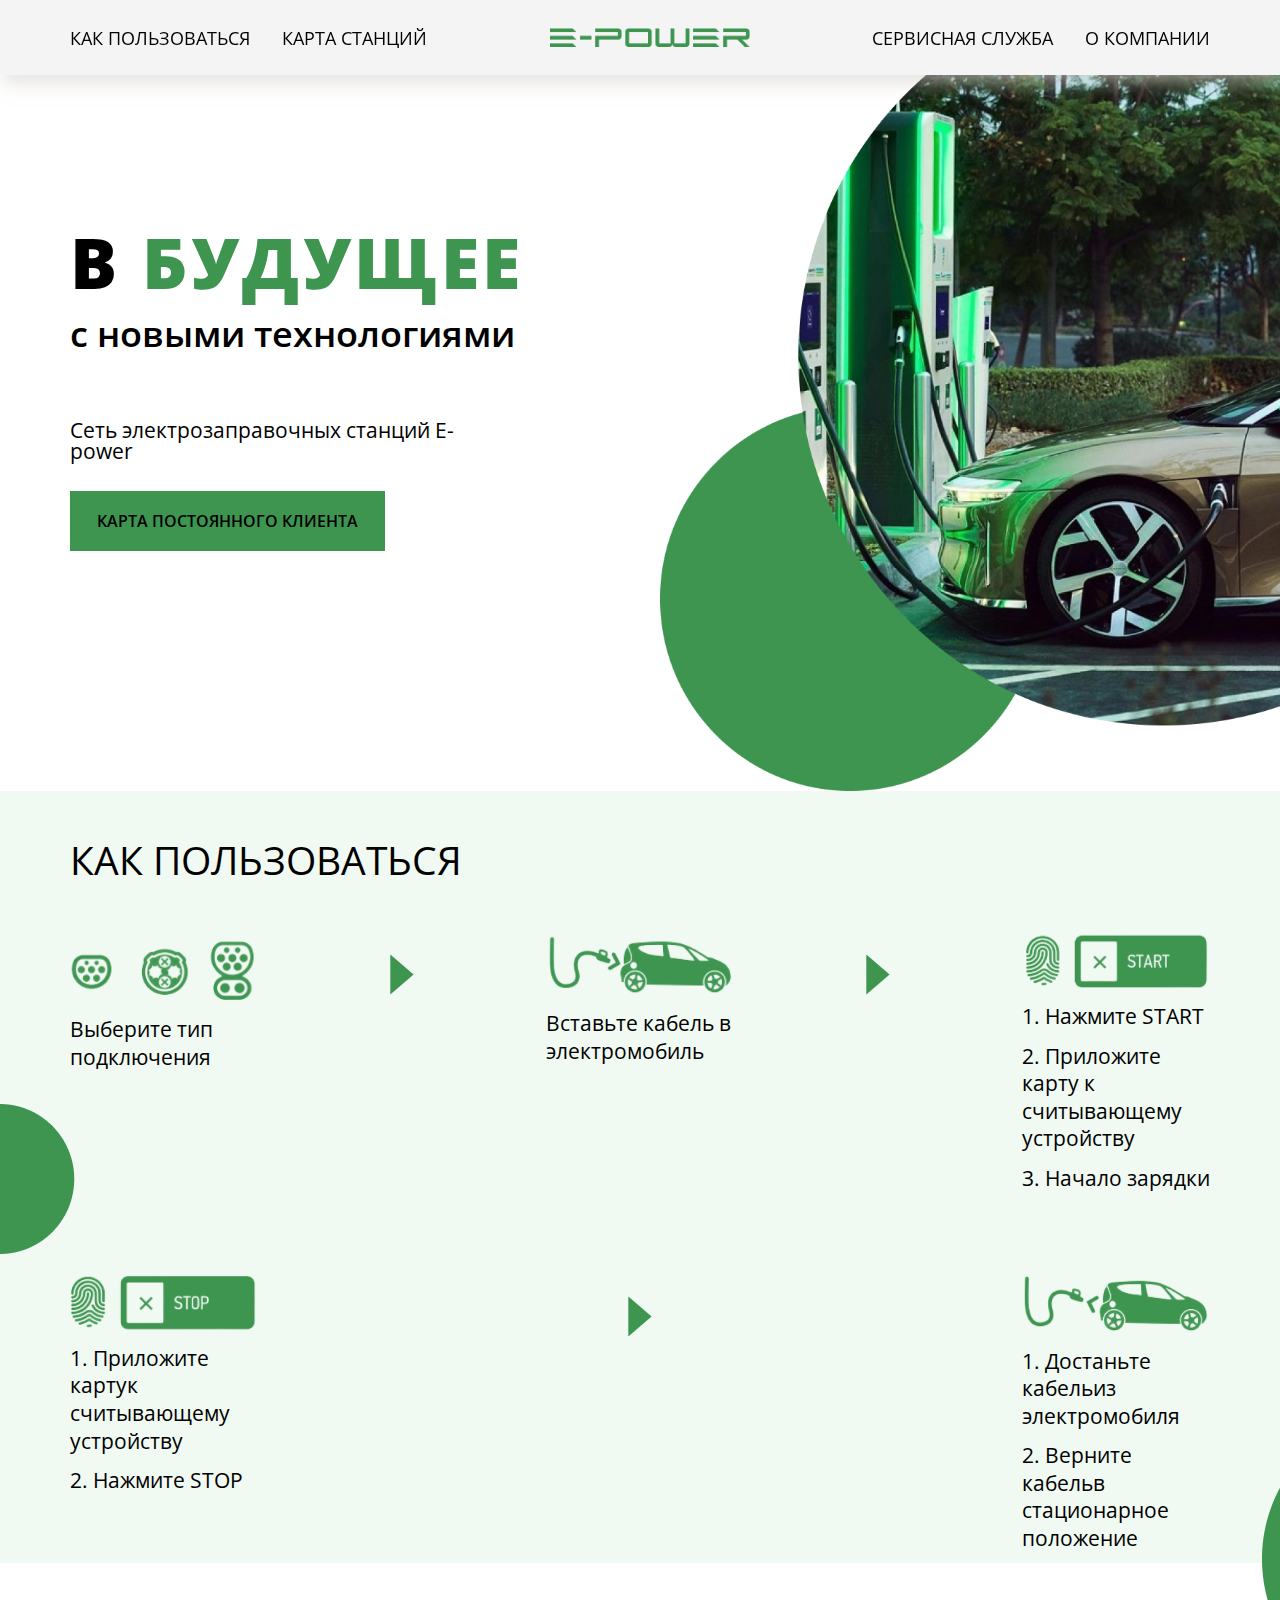
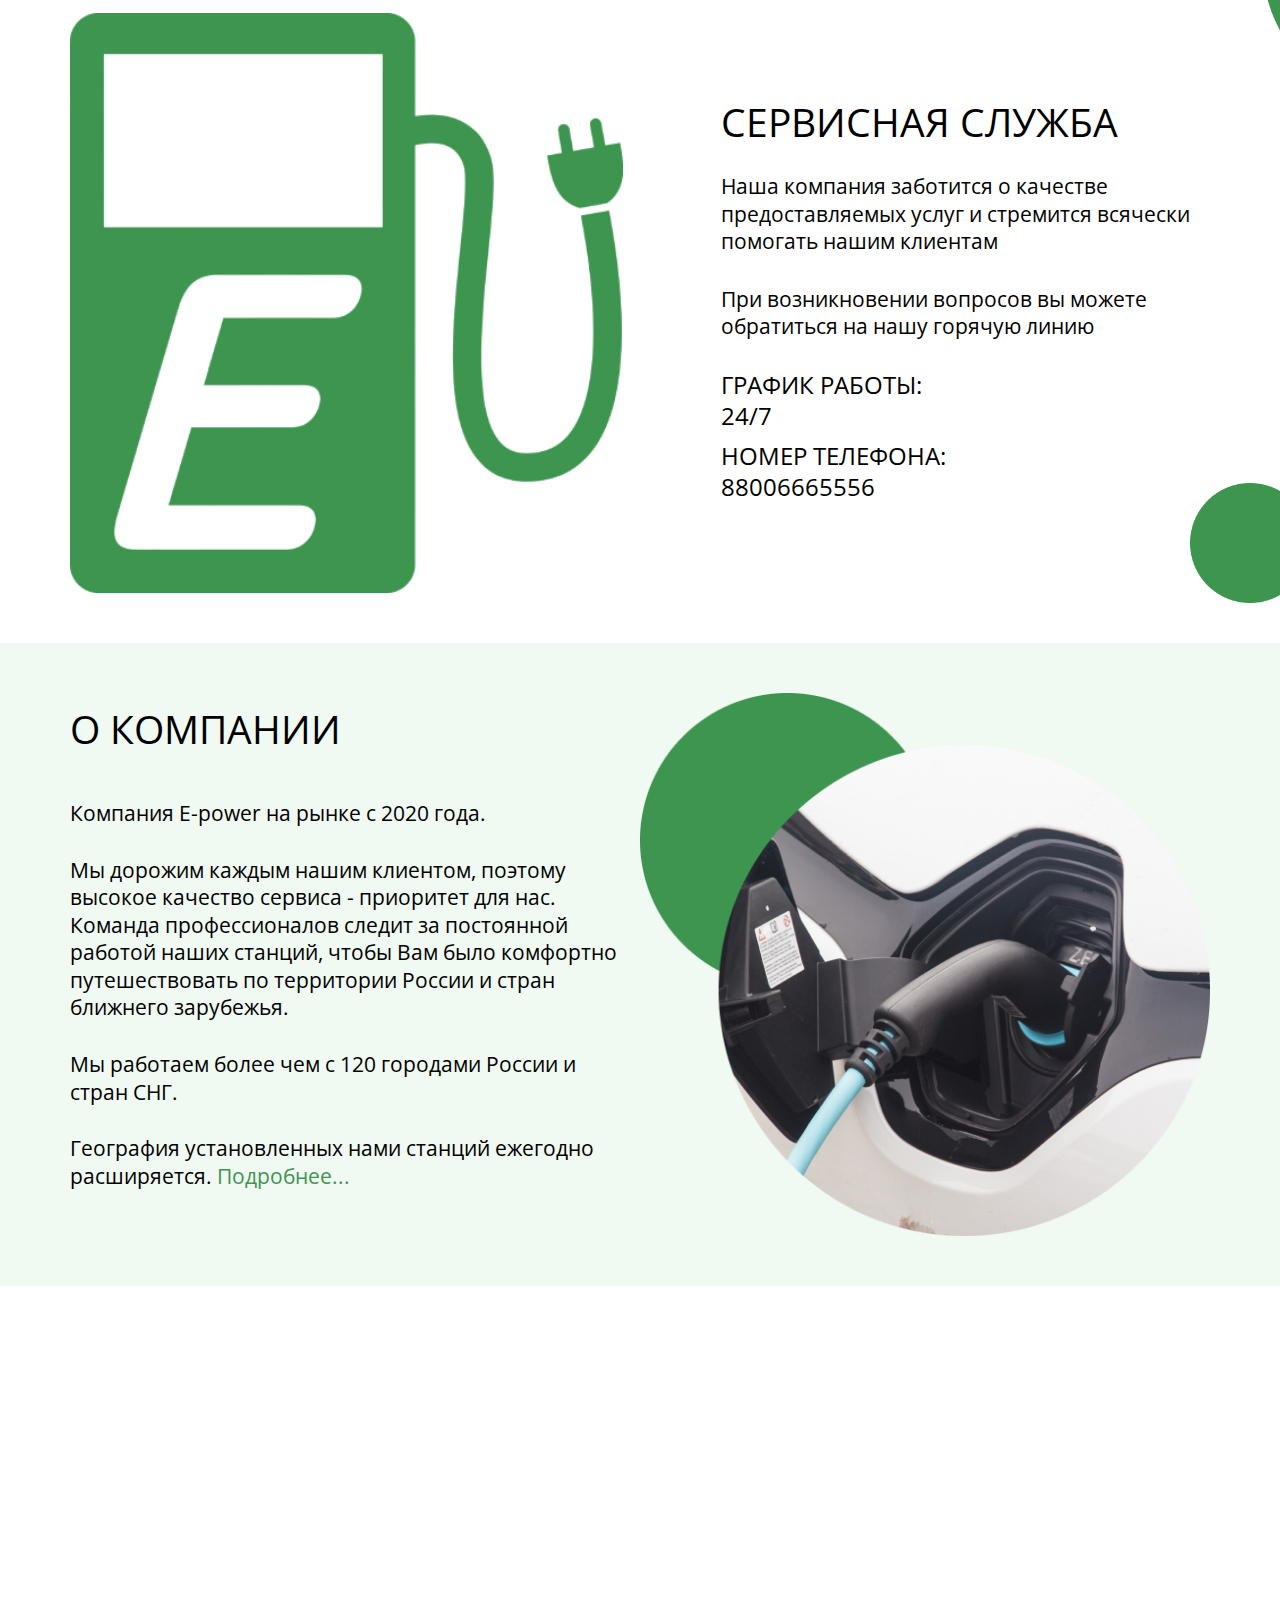
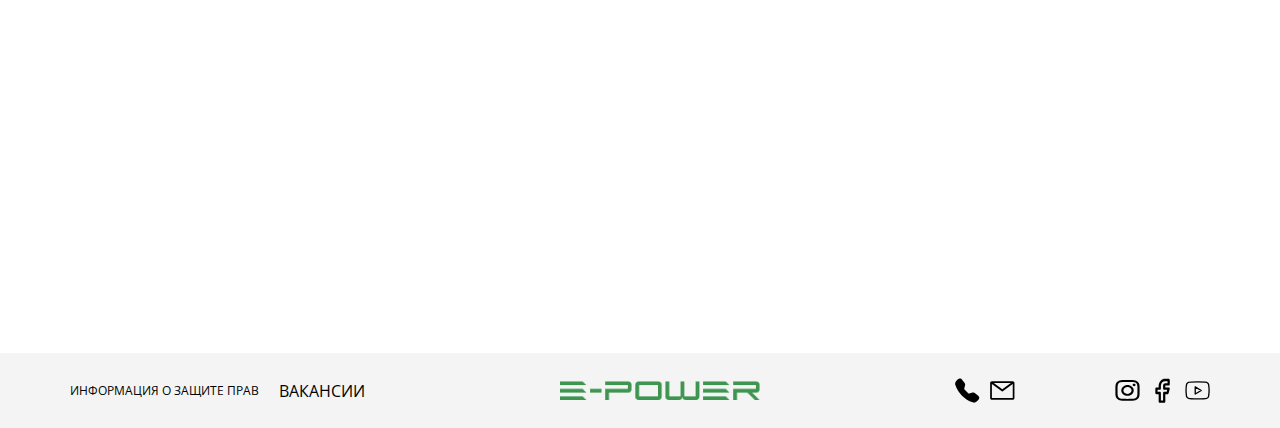
<file: index.html>
<!DOCTYPE html>
<html lang="ru">
  <head>
    <meta charset="UTF-8" />
    <meta name="viewport" content="width=device-width, initial-scale=1.0" />
    <title>E-power</title>
    <link rel="preconnect" href="https://fonts.googleapis.com" />
    <link rel="preconnect" href="https://fonts.gstatic.com" crossorigin />
    <link
      href="https://fonts.googleapis.com/css2?family=Open+Sans:wght@400;600;800&display=swap"
      rel="stylesheet"
    />
    <link rel="stylesheet" href="style.css" />
  </head>
  <body class="page">
    <header class="page-header">
      <div class="container">
        <nav class="page-header__menu mainmenu">
          <a class="logo-mobile" href="./index.html">
            <img src="./images/E-power__logo.png" alt="logo" />
          </a>
          <ul class="mainmenu__list">
            <li class="mainmenu__item">
              <a href="src/app/regulations/regulations.html"
                >КАК ПОЛЬЗОВАТЬСЯ</a
              >
            </li>
            <li class="mainmenu__item">
              <a href="src/app/map/map.html">КАРТА СТАНЦИЙ</a>
            </li>
            <li class="mainmenu__item logo">
              <a href="./index.html">
                <img src="./images/E-power__logo.png" alt="logo" />
              </a>
            </li>
            <li class="mainmenu__item">
              <a href="./src/app/service-page/service.html">СЕРВИСНАЯ СЛУЖБА</a>
            </li>
            <li class="mainmenu__item">
              <a href="./src/app/about/about.html">О КОМПАНИИ</a>
            </li>
          </ul>
          <div class="header__burger" onclick="toggelClass()">
            <span></span>
          </div>
        </nav>
      </div>
    </header>
    <main class="page-main">
      <section class="page-section__main-banner">
        <div class="container df-sb page-section__container-main-banner-mobile">
          <div class="page-section__main-banner-title-btn">
            <h1 class="page-section__main-banner-title">
              В<span> БУДУЩЕЕ</span>
            </h1>
            <p class="page-section__main-banner-sub-title">
              с новыми технологиями
            </p>
            <p class="page-section__main-banner-text">
              Сеть электрозаправочных станций E-power
            </p>
            <button class="btn main-banner-btn">
              КАРТА ПОСТОЯННОГО КЛИЕНТА
            </button>
          </div>
          <div class="page-section__main-banner-img">
            <img src="./images/home/main-banner.png" alt="main-banner" />
          </div>
        </div>
      </section>
      <section class="page-section__usage">
        <img
          class="page-section__usage-ellipse-one"
          src="./images/home/ellipse-one.png"
          alt=""
        />
        <div class="container">
          <h2 class="page-section__usage-title">КАК ПОЛЬЗОВАТЬСЯ</h2>
          <div class="page-section__usage-instruction">
            <ul class="page-section__usage-instruction-list">
              <li class="page-section__usage-instruction-item">
                <div class="page-section__usage-instruction-img">
                  <img src="./images/home/connectors.png" alt="" />
                </div>
                <ol
                  class="
                    page-section__usage-instruction-text
                    page-section__usage-instruction-text-one-item
                  "
                >
                  <li>Выберите тип подключения</li>
                </ol>
              </li>
              <li class="page-section__usage-instruction-item-arrow">
                <svg
                  width="12"
                  height="7"
                  viewBox="0 0 12 7"
                  fill="none"
                  xmlns="http://www.w3.org/2000/svg"
                >
                  <path d="M0 0L6 6.97839L12 0H0Z" fill="#3D9550" />
                </svg>
              </li>
              <li class="page-section__usage-instruction-item">
                <div class="page-section__usage-instruction-img">
                  <img src="./images/home/connection.png" alt="" />
                </div>
                <ol
                  class="
                    page-section__usage-instruction-text
                    page-section__usage-instruction-text-one-item
                  "
                >
                  <li>Вставьте кабель в электромобиль</li>
                </ol>
              </li>
              <li class="page-section__usage-instruction-item-arrow">
                <svg
                  width="12"
                  height="7"
                  viewBox="0 0 12 7"
                  fill="none"
                  xmlns="http://www.w3.org/2000/svg"
                >
                  <path d="M0 0L6 6.97839L12 0H0Z" fill="#3D9550" />
                </svg>
              </li>
              <li class="page-section__usage-instruction-item">
                <div class="page-section__usage-instruction-img">
                  <img src="./images/home/button-start.png" alt="" />
                </div>
                <ol class="page-section__usage-instruction-text">
                  <li>Нажмите START</li>
                  <li>Приложите карту к считывающему устройству</li>
                  <li>Начало зарядки</li>
                </ol>
              </li>
              <li
                class="
                  page-section__usage-instruction-item-arrow
                  page-section__usage-instruction-item-arrow-mobile
                "
              >
                <svg
                  width="12"
                  height="7"
                  viewBox="0 0 12 7"
                  fill="none"
                  xmlns="http://www.w3.org/2000/svg"
                >
                  <path d="M0 0L6 6.97839L12 0H0Z" fill="#3D9550" />
                </svg>
              </li>
              <li class="page-section__usage-instruction-item">
                <div class="page-section__usage-instruction-img">
                  <img src="./images/home/button-stop.png" alt="" />
                </div>
                <ol class="page-section__usage-instruction-text">
                  <li>Приложите картук считывающему устройству</li>
                  <li>Нажмите STOP</li>
                </ol>
              </li>
              <li
                class="
                  page-section__usage-instruction-item-arrow
                  page-section__usage-instruction-item-arrow-center
                "
              >
                <svg
                  width="12"
                  height="7"
                  viewBox="0 0 12 7"
                  fill="none"
                  xmlns="http://www.w3.org/2000/svg"
                >
                  <path d="M0 0L6 6.97839L12 0H0Z" fill="#3D9550" />
                </svg>
              </li>
              <li class="page-section__usage-instruction-item">
                <div class="page-section__usage-instruction-img">
                  <img src="./images/home/disconnection.png" alt="" />
                </div>
                <ol class="page-section__usage-instruction-text">
                  <li>Достаньте кабельиз электромобиля</li>
                  <li>Верните кабельв стационарное положение</li>
                </ol>
              </li>
            </ul>
          </div>
        </div>
        <img
          class="page-section__usage-ellipse-two"
          src="./images/home/ellipse-two.png"
          alt=""
        />
      </section>
      <section class="page-section__service">
        <div class="container df-sb page-section__service-container-mobile">
          <div class="page-section__service-img">
            <img src="./images/home/service-img.png" alt="" />
          </div>
          <div class="page-section__service-about">
            <h2 class="page-section__service-title">СЕРВИСНАЯ СЛУЖБА</h2>
            <p class="page-section__service-text">
              Наша компания заботится о качестве предоставляемых услуг и
              стремится всячески помогать нашим клиентам
            </p>
            <p class="page-section__service-text">
              При возникновении вопросов вы можете обратиться на нашу горячую
              линию
            </p>
            <div class="page-section__service-text-wrapper df-sb">
              <div class="page-section__service-text-contact-wrapper">
                <p class="page-section__service-text-contact">
                  ГРАФИК РАБОТЫ: 24/7
                </p>
                <p class="page-section__service-text-contact">
                  НОМЕР ТЕЛЕФОНА: 88006665556
                </p>
              </div>
              <div class="page-section__service-img-mobile">
                <img src="./images/home/service-img.png" alt="" />
              </div>
            </div>
            <img
              class="page-section__service-ellipse-three"
              src="./images/home/ellipse-three.png"
              alt=""
            />
          </div>
        </div>
      </section>
      <section class="page-section__about-company">
        <div
          class="container df-sb page-section__about-company-mobile-container"
        >
          <div class="page-section__about-company-title-text">
            <h2 class="page-section__about-company-title">О КОМПАНИИ</h2>
            <p class="page-section__about-company-text">
              Компания E-power на рынке с 2020 года.
            </p>
            <p class="page-section__about-company-text">
              Мы дорожим каждым нашим клиентом, поэтому высокое качество сервиса
              - приоритет для нас. Команда профессионалов следит за постоянной
              работой наших станций, чтобы Вам было комфортно путешествовать по
              территории России и стран ближнего зарубежья.
            </p>
            <p class="page-section__about-company-text">
              Мы работаем более чем с 120 городами России и стран СНГ.
            </p>
            <p class="page-section__about-company-text">
              География установленных нами станций ежегодно расширяется.
              <a href="#!">Подробнее...</a>
            </p>
          </div>
          <div class="page-section__about-company-img">
            <img src="./images/home/about-company.png" alt="" />
          </div>
        </div>
      </section>
      <section class="page-section__map">
        <iframe
          src="https://www.google.com/maps/embed?pb=!1m18!1m12!1m3!1d2212.2082058760234!2d44.01726931585229!3d56.32623738071062!2m3!1f0!2f0!3f0!3m2!1i1024!2i768!4f13.1!3m3!1m2!1s0x4151d444ea6427b1%3A0xf73d96135d7dcaae!2z0YPQuy4g0JzQuNC90LjQvdCwLCAxNSwg0J3QuNC20L3QuNC5INCd0L7QstCz0L7RgNC-0LQsINCd0LjQttC10LPQvtGA0L7QtNGB0LrQsNGPINC-0LHQuy4sIDYwMzAwNQ!5e0!3m2!1sru!2sru!4v1638207921932!5m2!1sru!2sru"
          width="1920"
          height="800"
          style="border: 0"
          allowfullscreen=""
          loading="lazy"
        >
        </iframe>
      </section>
    </main>
    <footer class="page-footer">
      <div class="container df-sb">
        <ul class="page-footer__information-list df-sb">
          <li
            class="
              page-footer__information-item page-footer__information-copyright
            "
          >
            <a href="#!">ИНФОРМАЦИЯ О ЗАЩИТЕ ПРАВ </a>
          </li>
          <li class="page-footer__information-item">
            <a href="src/app/vacancies/vacancies.html">ВАКАНСИИ</a>
          </li>
        </ul>
        <div class="logo">
          <a href="index.html">
            <img src="./images/E-power__logo.png" alt="logo" />
          </a>
        </div>
        <div class="page-footer__logo-mobile logo-mobile">
          <a href="index.html">
            <img src="./images/E-power__logo.png" alt="logo" />
          </a>
        </div>
        <div class="page-footer__feedback df-sb">
          <div class="page-footer__phone-email df-sb">
            <a href="" class="page-footer__link">
              <svg
                width="27"
                height="26"
                viewBox="0 0 27 26"
                fill="none"
                xmlns="http://www.w3.org/2000/svg"
              >
                <path
                  fill-rule="evenodd"
                  clip-rule="evenodd"
                  d="M3.21385 0.829065C3.49861 0.545146 3.84056 0.324899 4.21702 0.182919C4.59349 0.0409389 4.99587 -0.0195318 5.39751 0.00551423C5.79915 0.0305602 6.19087 0.140551 6.54672 0.328197C6.90256 0.515844 7.21441 0.776861 7.46159 1.09395L10.3829 4.84137C10.9184 5.52878 11.1072 6.4242 10.8956 7.26924L10.0054 10.8281C9.95933 11.0125 9.96181 11.2056 10.0126 11.3887C10.0633 11.5717 10.1606 11.7386 10.295 11.8731L14.2938 15.8659C14.4286 16.0004 14.596 16.0977 14.7797 16.1484C14.9633 16.1991 15.157 16.2014 15.3419 16.1551L18.9045 15.2662C19.3221 15.162 19.758 15.1539 20.1792 15.2425C20.6005 15.3312 20.996 15.5144 21.3359 15.7781L25.0889 18.6935C26.4381 19.7417 26.5618 21.7324 25.3542 22.9366L23.6714 24.6169C22.467 25.8195 20.667 26.3476 18.9891 25.7577C14.6944 24.2489 10.7951 21.7939 7.5804 18.5749C4.35681 15.3654 1.8982 11.4724 0.386898 7.18473C-0.202252 5.5109 0.326681 3.71195 1.53102 2.50939L3.21385 0.829065Z"
                  fill="black"
                />
              </svg>
            </a>
            <a href="" class="page-footer__link">
              <svg
                width="35"
                height="26"
                viewBox="0 0 35 26"
                fill="none"
                xmlns="http://www.w3.org/2000/svg"
              >
                <path
                  d="M31.8224 0H2.63403C1.98892 0 1.37024 0.273928 0.914084 0.761522C0.457926 1.24912 0.20166 1.91044 0.20166 2.6V23.4C0.20166 24.0896 0.457926 24.7509 0.914084 25.2385C1.37024 25.7261 1.98892 26 2.63403 26H31.8224C32.4675 26 33.0862 25.7261 33.5424 25.2385C33.9985 24.7509 34.2548 24.0896 34.2548 23.4V2.6C34.2548 1.91044 33.9985 1.24912 33.5424 0.761522C33.0862 0.273928 32.4675 0 31.8224 0ZM29.1468 2.6L17.2282 11.414L5.30963 2.6H29.1468ZM2.63403 23.4V3.783L16.535 14.066C16.7386 14.217 16.9804 14.2979 17.2282 14.2979C17.476 14.2979 17.7179 14.217 17.9214 14.066L31.8224 3.783V23.4H2.63403Z"
                  fill="black"
                />
              </svg>
            </a>
          </div>
          <div class="page-footer__social-network df-sb">
            <a href="" class="page-footer__link">
              <svg
                width="31"
                height="26"
                viewBox="0 0 31 26"
                fill="none"
                xmlns="http://www.w3.org/2000/svg"
              >
                <path
                  fill-rule="evenodd"
                  clip-rule="evenodd"
                  d="M9.30332 0.0773247C10.9054 0.014059 11.4162 0 15.4971 0C19.578 0 20.0888 0.0152306 21.6895 0.0773247C23.2901 0.139419 24.3827 0.358505 25.3388 0.676005C26.3399 1.00053 27.2481 1.50783 27.9993 2.16392C28.7641 2.80712 29.3541 3.58505 29.7311 4.445C30.1026 5.26511 30.3566 6.20238 30.4304 7.57314C30.5041 8.94975 30.5205 9.38792 30.5205 12.8875C30.5205 16.3882 30.5028 16.8263 30.4304 18.2006C30.358 19.5714 30.1026 20.5086 29.7311 21.3287C29.3541 22.1888 28.7631 22.968 27.9993 23.6122C27.2481 24.2682 26.3399 24.7744 25.3388 25.0977C24.3827 25.4164 23.2901 25.6343 21.6922 25.6976C20.0888 25.7608 19.578 25.7749 15.4971 25.7749C11.4162 25.7749 10.9054 25.7597 9.30332 25.6976C7.70537 25.6355 6.61276 25.4164 5.65672 25.0977C4.65414 24.7743 3.74577 24.2674 2.99484 23.6122C2.23053 22.9686 1.63906 22.1897 1.26168 21.3299C0.891558 20.5098 0.637525 19.5725 0.563773 18.2018C0.490022 16.8252 0.473633 16.387 0.473633 12.8875C0.473633 9.38675 0.491388 8.94858 0.563773 7.57548C0.636159 6.20238 0.891558 5.26511 1.26168 4.445C1.63962 3.58515 2.23154 2.80632 2.9962 2.16275C3.74607 1.50725 4.65352 0.999883 5.65535 0.676005C6.61139 0.358505 7.704 0.14059 9.30195 0.0773247H9.30332ZM21.5679 2.39707C19.9836 2.33497 19.5083 2.32208 15.4971 2.32208C11.4858 2.32208 11.0105 2.33497 9.42624 2.39707C7.96077 2.45447 7.16589 2.66419 6.63597 2.8411C5.93534 3.07541 5.4341 3.35308 4.90828 3.80414C4.40983 4.22012 4.02624 4.72651 3.78562 5.2862C3.57939 5.74077 3.33491 6.42264 3.26799 7.67975C3.19561 9.03879 3.18058 9.4465 3.18058 12.8875C3.18058 16.3284 3.19561 16.7361 3.26799 18.0952C3.33491 19.3523 3.57939 20.0341 3.78562 20.4887C4.02599 21.0476 4.40977 21.5548 4.90828 21.9708C5.39313 22.3984 5.9845 22.7276 6.63597 22.9338C7.16589 23.1107 7.96077 23.3204 9.42624 23.3778C11.0105 23.4399 11.4844 23.4528 15.4971 23.4528C19.5097 23.4528 19.9836 23.4399 21.5679 23.3778C23.0334 23.3204 23.8282 23.1107 24.3582 22.9338C25.0588 22.6995 25.56 22.4218 26.0859 21.9708C26.5844 21.5548 26.9681 21.0476 27.2085 20.4887C27.4148 20.0341 27.6592 19.3523 27.7261 18.0952C27.7985 16.7361 27.8136 16.3284 27.8136 12.8875C27.8136 9.4465 27.7985 9.03879 27.7261 7.67975C27.6592 6.42264 27.4148 5.74077 27.2085 5.2862C26.9354 4.68517 26.6117 4.2552 26.0859 3.80414C25.6009 3.3766 25.0106 3.04754 24.3582 2.8411C23.8282 2.66419 23.0334 2.45447 21.5679 2.39707ZM13.5782 16.8603C14.6498 17.243 15.8431 17.2946 16.9542 17.0064C18.0654 16.7182 19.0254 16.108 19.6703 15.2801C20.3153 14.4522 20.6051 13.4579 20.4904 12.467C20.3756 11.4761 19.8634 10.5501 19.0412 9.84718C18.5171 9.39785 17.8834 9.0538 17.1856 8.83979C16.4879 8.62578 15.7435 8.54715 15.0061 8.60954C14.2686 8.67193 13.5565 8.8738 12.921 9.20062C12.2854 9.52744 11.7422 9.97107 11.3305 10.4996C10.9188 11.0281 10.6489 11.6283 10.54 12.2571C10.4312 12.8858 10.4863 13.5275 10.7012 14.1358C10.9162 14.7441 11.2857 15.304 11.7832 15.7751C12.2806 16.2462 12.8937 16.6168 13.5782 16.8603ZM10.0367 8.20345C10.7538 7.58834 11.6051 7.1004 12.542 6.76751C13.4788 6.43461 14.483 6.26327 15.4971 6.26327C16.5111 6.26327 17.5153 6.43461 18.4522 6.76751C19.3891 7.1004 20.2403 7.58834 20.9574 8.20345C21.6745 8.81856 22.2433 9.54881 22.6313 10.3525C23.0194 11.1562 23.2192 12.0176 23.2192 12.8875C23.2192 13.7574 23.0194 14.6187 22.6313 15.4224C22.2433 16.2261 21.6745 16.9563 20.9574 17.5715C19.5092 18.8137 17.5451 19.5116 15.4971 19.5116C13.449 19.5116 11.4849 18.8137 10.0367 17.5715C8.58856 16.3292 7.77499 14.6443 7.77499 12.8875C7.77499 11.1306 8.58856 9.44572 10.0367 8.20345ZM24.9318 7.24978C25.1095 7.10599 25.2517 6.93308 25.3501 6.74128C25.4485 6.54948 25.5011 6.3427 25.5046 6.13317C25.5082 5.92365 25.4627 5.71564 25.3709 5.52146C25.279 5.32729 25.1427 5.15089 24.97 5.00272C24.7972 4.85455 24.5916 4.73761 24.3653 4.65883C24.1389 4.58006 23.8964 4.54104 23.6522 4.5441C23.4079 4.54715 23.1669 4.59221 22.9433 4.67662C22.7197 4.76102 22.5181 4.88305 22.3505 5.03548C22.0245 5.33192 21.846 5.72569 21.8529 6.13317C21.8599 6.54066 22.0516 6.92979 22.3876 7.21796C22.7235 7.50613 23.1771 7.67064 23.6522 7.67659C24.1272 7.68253 24.5862 7.52942 24.9318 7.24978Z"
                  fill="black"
                />
              </svg>
            </a>
            <a href="" class="page-footer__link">
              <svg
                width="16"
                height="26"
                viewBox="0 0 16 26"
                fill="none"
                xmlns="http://www.w3.org/2000/svg"
              >
                <path
                  d="M9.78133 25.7749H5.15873C4.85223 25.7749 4.55829 25.6437 4.34156 25.4101C4.12484 25.1765 4.00308 24.8597 4.00308 24.5294V16.8075H1.69178C1.38528 16.8075 1.09134 16.6763 0.874615 16.4427C0.657889 16.2091 0.536133 15.8923 0.536133 15.562V11.0783C0.536133 10.748 0.657889 10.4312 0.874615 10.1976C1.09134 9.96404 1.38528 9.83282 1.69178 9.83282H4.00308V7.71551C4.08409 5.81785 4.85898 4.03195 6.15833 2.74829C7.45769 1.46464 9.17579 0.787669 10.937 0.8654H14.4039C14.7104 0.8654 15.0044 0.996619 15.2211 1.23019C15.4378 1.46376 15.5596 1.78055 15.5596 2.11087V6.59459C15.5596 6.92491 15.4378 7.2417 15.2211 7.47527C15.0044 7.70884 14.7104 7.84006 14.4039 7.84006H10.937V9.83282H14.4039C14.5824 9.83136 14.7587 9.87446 14.9191 9.95873C15.0795 10.043 15.2196 10.1662 15.3284 10.3186C15.4361 10.4732 15.5088 10.6528 15.5409 10.843C15.573 11.0333 15.5636 11.229 15.5133 11.4146L14.3577 15.8983C14.2878 16.1677 14.1358 16.4039 13.9261 16.5688C13.7165 16.7337 13.4614 16.8178 13.202 16.8075H10.937V24.5294C10.937 24.8597 10.8152 25.1765 10.5985 25.4101C10.3818 25.6437 10.0878 25.7749 9.78133 25.7749ZM6.31438 23.284H8.62568V15.562C8.62568 15.2317 8.74743 14.9149 8.96416 14.6813C9.18088 14.4478 9.47483 14.3165 9.78133 14.3165H12.37L12.8785 12.3238H9.78133C9.47483 12.3238 9.18088 12.1926 8.96416 11.959C8.74743 11.7254 8.62568 11.4086 8.62568 11.0783V7.71551C8.65535 7.0767 8.9119 6.47466 9.34218 6.03412C9.77246 5.59358 10.3435 5.34831 10.937 5.34911H13.2483V3.35635H10.937C9.7892 3.28099 8.66014 3.6964 7.79474 4.51248C6.92935 5.32856 6.39743 6.47946 6.31438 7.71551V11.0783C6.31438 11.4086 6.19262 11.7254 5.9759 11.959C5.75917 12.1926 5.46523 12.3238 5.15873 12.3238H2.84743V14.3165H5.15873C5.46523 14.3165 5.75917 14.4478 5.9759 14.6813C6.19262 14.9149 6.31438 15.2317 6.31438 15.562V23.284Z"
                  fill="black"
                />
              </svg>
            </a>
            <a href="" class="page-footer__link">
              <svg
                width="38"
                height="28"
                viewBox="0 0 38 28"
                fill="none"
                xmlns="http://www.w3.org/2000/svg"
              >
                <path
                  d="M35.8961 5.03462C35.7068 4.24339 35.3213 3.51842 34.7786 2.93296C34.2359 2.3475 33.5551 1.92227 32.805 1.70022C30.0645 1 19.1025 1 19.1025 1C19.1025 1 8.14055 1 5.40006 1.76691C4.65 1.98896 3.96922 2.41419 3.42649 2.99965C2.88376 3.58511 2.4983 4.31007 2.30903 5.10131C1.80748 8.0115 1.56214 10.9637 1.57611 13.9208C1.55823 16.9002 1.80358 19.8749 2.30903 22.807C2.51769 23.5736 2.91179 24.271 3.45326 24.8317C3.99472 25.3925 4.66525 25.7976 5.40006 26.008C8.14055 26.7749 19.1025 26.7749 19.1025 26.7749C19.1025 26.7749 30.0645 26.7749 32.805 26.008C33.5551 25.7859 34.2359 25.3607 34.7786 24.7753C35.3213 24.1898 35.7068 23.4648 35.8961 22.6736C36.3937 19.7853 36.6391 16.8556 36.629 13.9208C36.6469 10.9414 36.4015 7.96672 35.8961 5.03462V5.03462Z"
                  stroke="black"
                  stroke-width="2"
                  stroke-linecap="round"
                  stroke-linejoin="round"
                />
                <path
                  d="M15.5177 19.3721L24.6792 13.9204L15.5177 8.46875V19.3721Z"
                  stroke="black"
                  stroke-width="2"
                  stroke-linecap="round"
                  stroke-linejoin="round"
                />
              </svg>
            </a>
          </div>
        </div>
      </div>
    </footer>
    <script src="./script.js"></script>
  </body>
</html>
</file>
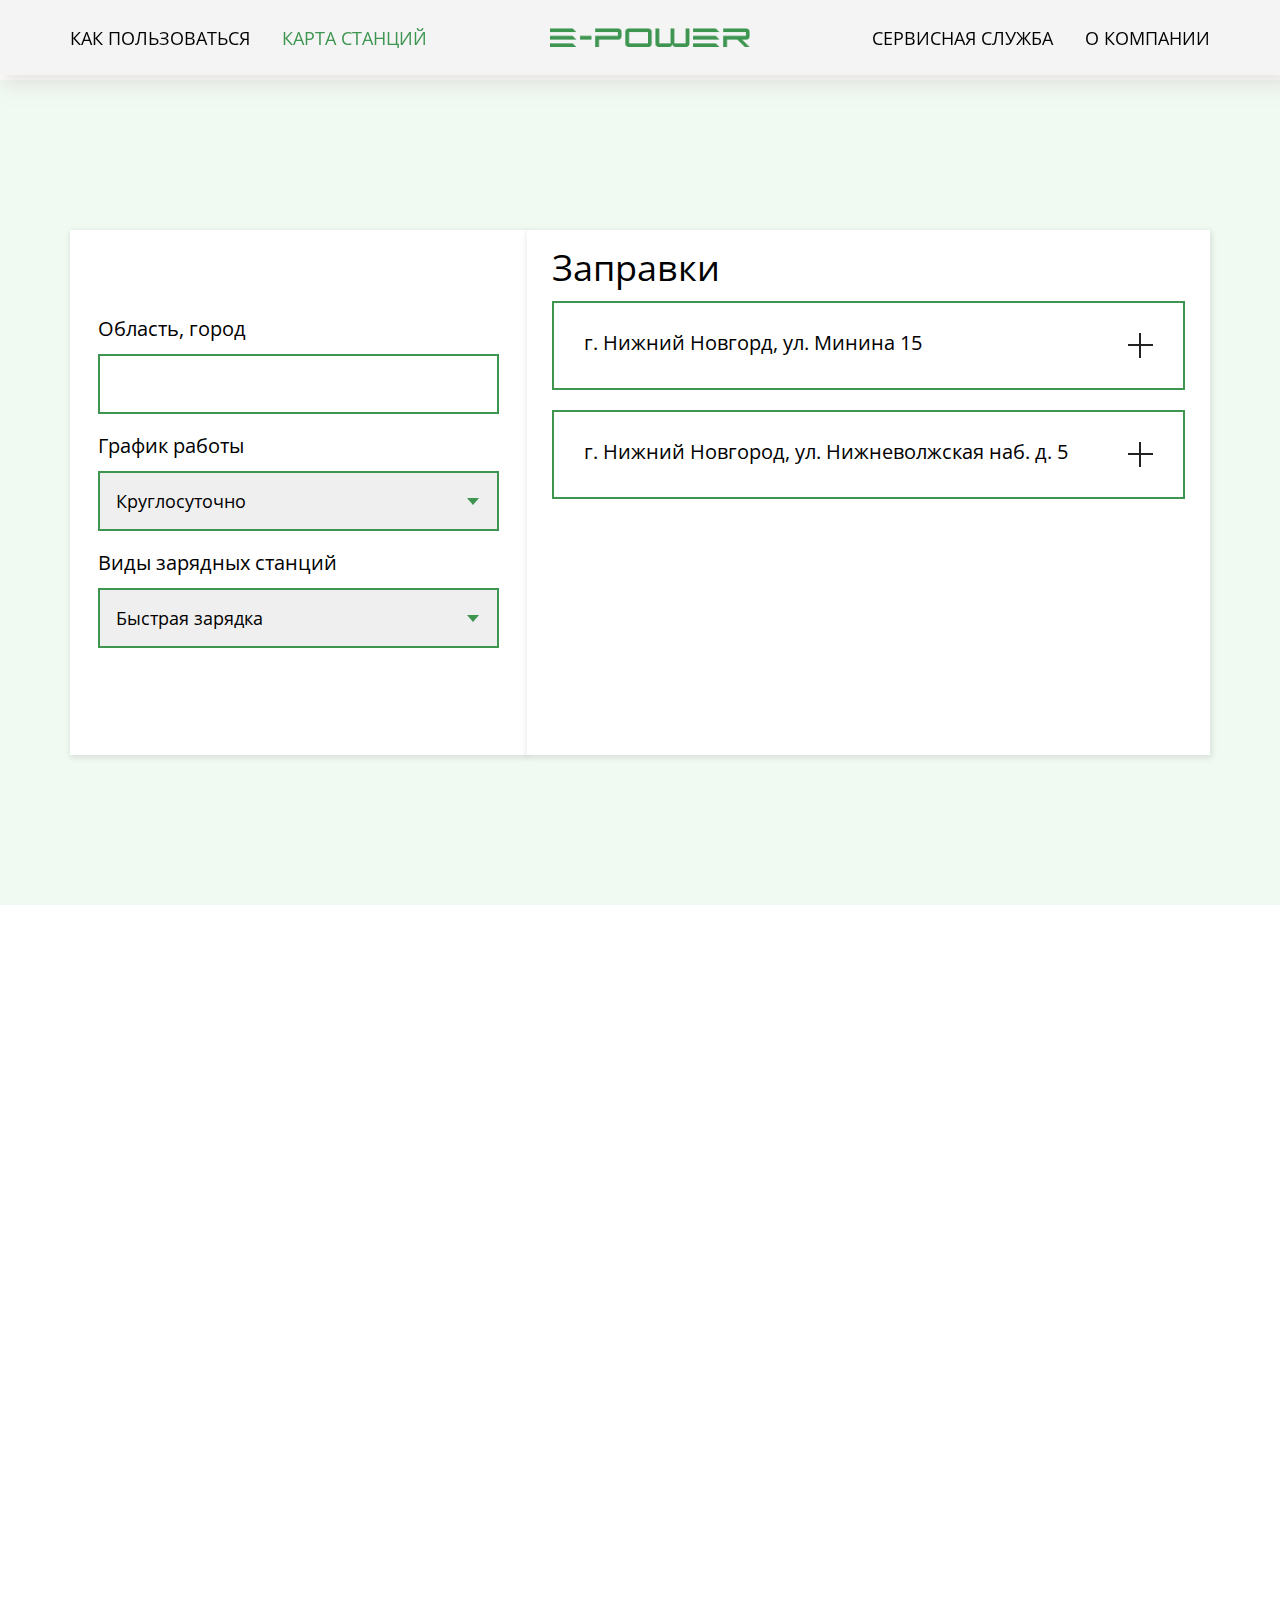
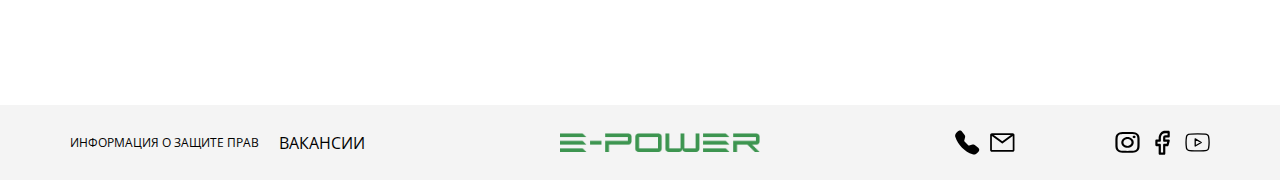
<file: src/app/map.html>
<!DOCTYPE html>
<html lang="en">
<head>
    <meta charset="UTF-8">
    <meta http-equiv="X-UA-Compatible" content="IE=edge">
    <meta name="viewport" content="width=device-width, initial-scale=1.0">
    <title>Document</title>
    <link rel="preconnect" href="https://fonts.googleapis.com" />
    <link rel="preconnect" href="https://fonts.gstatic.com" crossorigin />
    <link href="https://fonts.googleapis.com/css2?family=Darker+Grotesque:wght@400;500;600&family=Josefin+Sans&family=Open+Sans:wght@400;600&display=swap" rel="stylesheet"/>
    <link rel="stylesheet" href="../../style.css" />
    <link rel="stylesheet" href="map.css" />
</head>
<body class="page">
    <!--   header  -->
    <header class="page-header">
        <div class="container">
            <nav class="page-header__menu mainmenu">
            <ul class="mainmenu__list">
                <li class="mainmenu__item">
                <a href="#!">КАК ПОЛЬЗОВАТЬСЯ</a>
                </li>
                <li class="mainmenu__item  mainmenu__item_current-page">
                    <a href="#!">КАРТА СТАНЦИЙ</a>
                </li>
                <li class="mainmenu__item logo">
                <a href="#!">
                    <img src="../../images/E-power__logo.png" alt="logo" />
                </a>
                </li>
                <li class="mainmenu__item">
                    <a href="#!">СЕРВИСНАЯ СЛУЖБА</a>
                </li>
                <li class="mainmenu__item">
                    <a href="#!">О КОМПАНИИ</a>
                </li>
            </ul>
            </nav>
        </div>
        </header>
        <!--  map  -->
        <section class="map">
            <div class="map-wrapper container">
                <form class="search" action="#">
                    <span class="search__title">Область, город</span>
                    <input class="search__input" type="text">
                    <span class="search__title">График работы</span>
                    <div class="search-select__wrap">
                        <select class="search-select" name="" id="">
                            <option value="text">Круглосуточно</option>
                            <option value="text">c 7 00 - 22 00</option>
                        </select>
                    </div>
                    <span class="search__title">Виды зарядных станций</span>
                    <div class="search-select__wrap">
                        <select class="search-select" name="" id="">
                            <option value="text">Быстрая зарядка</option>
                            <option value="text">Медленная зарядка</option>
                        </select>
                    </div>
                </form>
                <div class="found">
                    <h3 class="found__title">Заправки</h3>
                    <ul class="found-list">
                        <li class="found-list__item found-card">
                            <div class="found-card__toggle" role="button" tabindex="0">
                                г. Нижний Новгорд, ул. Минина 15
                                <i class="found-card__toggle-icon"></i>
                            </div>
                            <div class="found-card__content">
                                <ul class="found-card__content-list">
                                    <li class="found-card__content-item">
                                        <svg class="found-card__content-item-icon" width="17" height="18" viewBox="0 0 17 18" fill="none" xmlns="http://www.w3.org/2000/svg">
                                            <path d="M15.77 4.23L15.78 4.22L12.06 0.5L11 1.56L13.11 3.67C12.17 4.03 11.5 4.93 11.5 6C11.5 6.3283 11.5647 6.65339 11.6903 6.95671C11.8159 7.26002 12.0001 7.53562 12.2322 7.76777C12.7011 8.23661 13.337 8.5 14 8.5C14.36 8.5 14.69 8.42 15 8.29V15.5C15 15.7652 14.8946 16.0196 14.7071 16.2071C14.5196 16.3946 14.2652 16.5 14 16.5C13.7348 16.5 13.4804 16.3946 13.2929 16.2071C13.1054 16.0196 13 15.7652 13 15.5V11C13 10.4696 12.7893 9.96086 12.4142 9.58579C12.0391 9.21071 11.5304 9 11 9H10V2C10 1.46957 9.78929 0.960859 9.41421 0.585786C9.03914 0.210714 8.53043 0 8 0H2C1.46957 0 0.960859 0.210714 0.585786 0.585786C0.210714 0.960859 0 1.46957 0 2V18H10V10.5H11.5V15.5C11.5 16.163 11.7634 16.7989 12.2322 17.2678C12.7011 17.7366 13.337 18 14 18C14.3283 18 14.6534 17.9353 14.9567 17.8097C15.26 17.6841 15.5356 17.4999 15.7678 17.2678C15.9999 17.0356 16.1841 16.76 16.3097 16.4567C16.4353 16.1534 16.5 15.8283 16.5 15.5V6C16.5 5.31 16.22 4.68 15.77 4.23ZM14 7C13.7348 7 13.4804 6.89464 13.2929 6.70711C13.1054 6.51957 13 6.26522 13 6C13 5.73478 13.1054 5.48043 13.2929 5.29289C13.4804 5.10536 13.7348 5 14 5C14.2652 5 14.5196 5.10536 14.7071 5.29289C14.8946 5.48043 15 5.73478 15 6C15 6.26522 14.8946 6.51957 14.7071 6.70711C14.5196 6.89464 14.2652 7 14 7ZM4 15V10.5H2L6 3V8H8L4 15Z" fill="black"/>
                                        </svg>
                                        <p class="found-card__content-item-text">Быстрая зарядка, медленная зарядка</p>
                                    </li>
                                    <li class="found-card__content-item">
                                        <svg class="found-card__content-item-icon" width="17" height="18" viewBox="0 0 18 18" fill="none" xmlns="http://www.w3.org/2000/svg">
                                            <path d="M0 18H16.2V16H0V18ZM16.2 5H14.4V2H16.2V5ZM16.2 0H1.8V10C1.8 11.0609 2.17928 12.0783 2.85442 12.8284C3.52955 13.5786 4.44522 14 5.4 14H10.8C11.7548 14 12.6705 13.5786 13.3456 12.8284C14.0207 12.0783 14.4 11.0609 14.4 10V7H16.2C16.6774 7 17.1352 6.78929 17.4728 6.41421C17.8104 6.03914 18 5.53043 18 5V2C18 0.89 17.19 0 16.2 0Z" fill="black"/>
                                        </svg>                                            
                                        <p class="found-card__content-item-text">Кафе</p>
                                    </li>
                                    <li class="found-card__content-item">
                                        <svg class="found-card__content-item-icon" width="17" height="18" viewBox="0 0 22 19" fill="none" xmlns="http://www.w3.org/2000/svg">
                                            <path d="M10.8 3C7.42 3 4.3 4.12 1.8 6L0 3.6C3.01 1.34 6.75 0 10.8 0C14.85 0 18.59 1.34 21.6 3.6L19.8 6C17.3 4.12 14.18 3 10.8 3ZM11.8 12.09C11.49 12.03 11.15 12 10.8 12C9.45 12 8.2 12.45 7.2 13.2L10.8 18L12.6 15.6C12.13 14.58 11.8 13.5 11.8 12.5C11.8 12.36 11.8 12.23 11.8 12.09ZM10.8 6C8.1 6 5.61 6.89 3.6 8.4L5.4 10.8C6.9 9.67 8.77 9 10.8 9C11.53 9 12.23 9.09 12.9 9.25C13.66 8.25 14.73 7.5 15.97 7.18C14.4 6.43 12.65 6 10.8 6ZM20.8 12.5C20.8 15.1 17.3 19 17.3 19C17.3 19 13.8 15.1 13.8 12.5C13.8 10.6 15.4 9 17.3 9C19.2 9 20.8 10.6 20.8 12.5ZM18.5 12.6C18.5 12 17.9 11.4 17.3 11.4C16.7 11.4 16.1 11.9 16.1 12.6C16.1 13.2 16.6 13.8 17.3 13.8C18 13.8 18.6 13.2 18.5 12.6Z" fill="black"/>
                                        </svg>                                         
                                        <p class="found-card__content-item-text">Бесплатный WI-Fi</p>
                                    </li>
                                    <li class="found-card__content-item">
                                        <svg class="found-card__content-item-icon" width="17" height="18" viewBox="0 0 18 21" fill="none" xmlns="http://www.w3.org/2000/svg">
                                            <path d="M9 19C7.14348 19 5.36301 18.2625 4.05025 16.9497C2.7375 15.637 2 13.8565 2 12C2 10.1435 2.7375 8.36301 4.05025 7.05025C5.36301 5.7375 7.14348 5 9 5C10.8565 5 12.637 5.7375 13.9497 7.05025C15.2625 8.36301 16 10.1435 16 12C16 13.8565 15.2625 15.637 13.9497 16.9497C12.637 18.2625 10.8565 19 9 19ZM16.03 6.39L17.45 4.97C17 4.46 16.55 4 16.04 3.56L14.62 5C13.07 3.74 11.12 3 9 3C6.61305 3 4.32387 3.94821 2.63604 5.63604C0.948211 7.32387 0 9.61305 0 12C0 14.3869 0.948211 16.6761 2.63604 18.364C4.32387 20.0518 6.61305 21 9 21C14 21 18 16.97 18 12C18 9.88 17.26 7.93 16.03 6.39ZM8 13H10V7H8V13ZM12 0H6V2H12V0Z" fill="black"/>
                                        </svg>                               
                                        <p class="found-card__content-item-text">Круглосуточно</p>
                                    </li>
                                </ul>
                            </div>
                        </li>
                        <li class="found-list__item found-card">
                            <div class="found-card__toggle">
                                г. Нижний Новгород, ул. Нижневолжская наб. д. 5 
                                <i class="found-card__toggle-icon"></i>
                            </div>
                            <div class="found-card__content">
                                <ul class="found-card__content-list">
                                    <li class="found-card__content-item">
                                        <svg class="found-card__content-item-icon" width="17" height="18" viewBox="0 0 17 18" fill="none" xmlns="http://www.w3.org/2000/svg">
                                            <path d="M15.77 4.23L15.78 4.22L12.06 0.5L11 1.56L13.11 3.67C12.17 4.03 11.5 4.93 11.5 6C11.5 6.3283 11.5647 6.65339 11.6903 6.95671C11.8159 7.26002 12.0001 7.53562 12.2322 7.76777C12.7011 8.23661 13.337 8.5 14 8.5C14.36 8.5 14.69 8.42 15 8.29V15.5C15 15.7652 14.8946 16.0196 14.7071 16.2071C14.5196 16.3946 14.2652 16.5 14 16.5C13.7348 16.5 13.4804 16.3946 13.2929 16.2071C13.1054 16.0196 13 15.7652 13 15.5V11C13 10.4696 12.7893 9.96086 12.4142 9.58579C12.0391 9.21071 11.5304 9 11 9H10V2C10 1.46957 9.78929 0.960859 9.41421 0.585786C9.03914 0.210714 8.53043 0 8 0H2C1.46957 0 0.960859 0.210714 0.585786 0.585786C0.210714 0.960859 0 1.46957 0 2V18H10V10.5H11.5V15.5C11.5 16.163 11.7634 16.7989 12.2322 17.2678C12.7011 17.7366 13.337 18 14 18C14.3283 18 14.6534 17.9353 14.9567 17.8097C15.26 17.6841 15.5356 17.4999 15.7678 17.2678C15.9999 17.0356 16.1841 16.76 16.3097 16.4567C16.4353 16.1534 16.5 15.8283 16.5 15.5V6C16.5 5.31 16.22 4.68 15.77 4.23ZM14 7C13.7348 7 13.4804 6.89464 13.2929 6.70711C13.1054 6.51957 13 6.26522 13 6C13 5.73478 13.1054 5.48043 13.2929 5.29289C13.4804 5.10536 13.7348 5 14 5C14.2652 5 14.5196 5.10536 14.7071 5.29289C14.8946 5.48043 15 5.73478 15 6C15 6.26522 14.8946 6.51957 14.7071 6.70711C14.5196 6.89464 14.2652 7 14 7ZM4 15V10.5H2L6 3V8H8L4 15Z" fill="black"/>
                                        </svg>
                                        <p class="found-card__content-item-text">Быстрая зарядка, медленная зарядка</p>
                                    </li>
                                    <li class="found-card__content-item">
                                        <svg class="found-card__content-item-icon" width="17" height="18" viewBox="0 0 22 19" fill="none" xmlns="http://www.w3.org/2000/svg">
                                            <path d="M10.8 3C7.42 3 4.3 4.12 1.8 6L0 3.6C3.01 1.34 6.75 0 10.8 0C14.85 0 18.59 1.34 21.6 3.6L19.8 6C17.3 4.12 14.18 3 10.8 3ZM11.8 12.09C11.49 12.03 11.15 12 10.8 12C9.45 12 8.2 12.45 7.2 13.2L10.8 18L12.6 15.6C12.13 14.58 11.8 13.5 11.8 12.5C11.8 12.36 11.8 12.23 11.8 12.09ZM10.8 6C8.1 6 5.61 6.89 3.6 8.4L5.4 10.8C6.9 9.67 8.77 9 10.8 9C11.53 9 12.23 9.09 12.9 9.25C13.66 8.25 14.73 7.5 15.97 7.18C14.4 6.43 12.65 6 10.8 6ZM20.8 12.5C20.8 15.1 17.3 19 17.3 19C17.3 19 13.8 15.1 13.8 12.5C13.8 10.6 15.4 9 17.3 9C19.2 9 20.8 10.6 20.8 12.5ZM18.5 12.6C18.5 12 17.9 11.4 17.3 11.4C16.7 11.4 16.1 11.9 16.1 12.6C16.1 13.2 16.6 13.8 17.3 13.8C18 13.8 18.6 13.2 18.5 12.6Z" fill="black"/>
                                        </svg>                                         
                                        <p class="found-card__content-item-text">Бесплатный WI-Fi</p>
                                    </li>
                                    <li class="found-card__content-item">
                                        <svg class="found-card__content-item-icon" width="17" height="18" viewBox="0 0 18 21" fill="none" xmlns="http://www.w3.org/2000/svg">
                                            <path d="M9 19C7.14348 19 5.36301 18.2625 4.05025 16.9497C2.7375 15.637 2 13.8565 2 12C2 10.1435 2.7375 8.36301 4.05025 7.05025C5.36301 5.7375 7.14348 5 9 5C10.8565 5 12.637 5.7375 13.9497 7.05025C15.2625 8.36301 16 10.1435 16 12C16 13.8565 15.2625 15.637 13.9497 16.9497C12.637 18.2625 10.8565 19 9 19ZM16.03 6.39L17.45 4.97C17 4.46 16.55 4 16.04 3.56L14.62 5C13.07 3.74 11.12 3 9 3C6.61305 3 4.32387 3.94821 2.63604 5.63604C0.948211 7.32387 0 9.61305 0 12C0 14.3869 0.948211 16.6761 2.63604 18.364C4.32387 20.0518 6.61305 21 9 21C14 21 18 16.97 18 12C18 9.88 17.26 7.93 16.03 6.39ZM8 13H10V7H8V13ZM12 0H6V2H12V0Z" fill="black"/>
                                        </svg>                               
                                        <p class="found-card__content-item-text">7 00 - 22 00</p>
                                    </li>
                                </ul>
                            </div>
                        </li>
                    </ul>
                </div>
            </div>
        </section>
        <section class="map-google">
            <iframe src="https://www.google.com/maps/embed?pb=!1m18!1m12!1m3!1d2212.2082058760234!2d44.01726931585229!3d56.32623738071062!2m3!1f0!2f0!3f0!3m2!1i1024!2i768!4f13.1!3m3!1m2!1s0x4151d444ea6427b1%3A0xf73d96135d7dcaae!2z0YPQuy4g0JzQuNC90LjQvdCwLCAxNSwg0J3QuNC20L3QuNC5INCd0L7QstCz0L7RgNC-0LQsINCd0LjQttC10LPQvtGA0L7QtNGB0LrQsNGPINC-0LHQuy4sIDYwMzAwNQ!5e0!3m2!1sru!2sru!4v1638207921932!5m2!1sru!2sru" width="1920px" height="800" style="border:0;" allowfullscreen="" loading="lazy"></iframe>
        </section>
        <footer class="page-footer">
            <div class="container df-sb">
                <ul class="page-footer__information-list df-sb">
                    <li class="page-footer__information-item page-footer__information-copyright">
                        <a href="#!">ИНФОРМАЦИЯ О ЗАЩИТЕ ПРАВ </a>
                    </li>
                    <li class="page-footer__information-item">
                        <a href="#!">ВАКАНСИИ</a>
                    </li>
                </ul>
                <div class="logo">
                    <a href="#!">
                        <img src="../../images/E-power__logo.png" alt="logo">
                    </a>
                </div>
                <div class="page-footer__feedback df-sb">
                    <div class="page-footer__phone-email df-sb">
                        <a href="" class="page-footer__link">
                            <svg width="27" height="26" viewBox="0 0 27 26" fill="none" xmlns="http://www.w3.org/2000/svg">
                                <path fill-rule="evenodd" clip-rule="evenodd" d="M3.21385 0.829065C3.49861 0.545146 3.84056 0.324899 4.21702 0.182919C4.59349 0.0409389 4.99587 -0.0195318 5.39751 0.00551423C5.79915 0.0305602 6.19087 0.140551 6.54672 0.328197C6.90256 0.515844 7.21441 0.776861 7.46159 1.09395L10.3829 4.84137C10.9184 5.52878 11.1072 6.4242 10.8956 7.26924L10.0054 10.8281C9.95933 11.0125 9.96181 11.2056 10.0126 11.3887C10.0633 11.5717 10.1606 11.7386 10.295 11.8731L14.2938 15.8659C14.4286 16.0004 14.596 16.0977 14.7797 16.1484C14.9633 16.1991 15.157 16.2014 15.3419 16.1551L18.9045 15.2662C19.3221 15.162 19.758 15.1539 20.1792 15.2425C20.6005 15.3312 20.996 15.5144 21.3359 15.7781L25.0889 18.6935C26.4381 19.7417 26.5618 21.7324 25.3542 22.9366L23.6714 24.6169C22.467 25.8195 20.667 26.3476 18.9891 25.7577C14.6944 24.2489 10.7951 21.7939 7.5804 18.5749C4.35681 15.3654 1.8982 11.4724 0.386898 7.18473C-0.202252 5.5109 0.326681 3.71195 1.53102 2.50939L3.21385 0.829065Z" fill="black"/>
                                </svg>
                        </a>
                        <a href="" class="page-footer__link">
                            <svg width="35" height="26" viewBox="0 0 35 26" fill="none" xmlns="http://www.w3.org/2000/svg">
                                <path d="M31.8224 0H2.63403C1.98892 0 1.37024 0.273928 0.914084 0.761522C0.457926 1.24912 0.20166 1.91044 0.20166 2.6V23.4C0.20166 24.0896 0.457926 24.7509 0.914084 25.2385C1.37024 25.7261 1.98892 26 2.63403 26H31.8224C32.4675 26 33.0862 25.7261 33.5424 25.2385C33.9985 24.7509 34.2548 24.0896 34.2548 23.4V2.6C34.2548 1.91044 33.9985 1.24912 33.5424 0.761522C33.0862 0.273928 32.4675 0 31.8224 0ZM29.1468 2.6L17.2282 11.414L5.30963 2.6H29.1468ZM2.63403 23.4V3.783L16.535 14.066C16.7386 14.217 16.9804 14.2979 17.2282 14.2979C17.476 14.2979 17.7179 14.217 17.9214 14.066L31.8224 3.783V23.4H2.63403Z" fill="black"/>
                                </svg>
                        </a>
                    </div>
                    <div class="page-footer__social-network df-sb">
                        <a href="" class="page-footer__link">
                            <svg width="31" height="26" viewBox="0 0 31 26" fill="none" xmlns="http://www.w3.org/2000/svg">
                                <path fill-rule="evenodd" clip-rule="evenodd" d="M9.30332 0.0773247C10.9054 0.014059 11.4162 0 15.4971 0C19.578 0 20.0888 0.0152306 21.6895 0.0773247C23.2901 0.139419 24.3827 0.358505 25.3388 0.676005C26.3399 1.00053 27.2481 1.50783 27.9993 2.16392C28.7641 2.80712 29.3541 3.58505 29.7311 4.445C30.1026 5.26511 30.3566 6.20238 30.4304 7.57314C30.5041 8.94975 30.5205 9.38792 30.5205 12.8875C30.5205 16.3882 30.5028 16.8263 30.4304 18.2006C30.358 19.5714 30.1026 20.5086 29.7311 21.3287C29.3541 22.1888 28.7631 22.968 27.9993 23.6122C27.2481 24.2682 26.3399 24.7744 25.3388 25.0977C24.3827 25.4164 23.2901 25.6343 21.6922 25.6976C20.0888 25.7608 19.578 25.7749 15.4971 25.7749C11.4162 25.7749 10.9054 25.7597 9.30332 25.6976C7.70537 25.6355 6.61276 25.4164 5.65672 25.0977C4.65414 24.7743 3.74577 24.2674 2.99484 23.6122C2.23053 22.9686 1.63906 22.1897 1.26168 21.3299C0.891558 20.5098 0.637525 19.5725 0.563773 18.2018C0.490022 16.8252 0.473633 16.387 0.473633 12.8875C0.473633 9.38675 0.491388 8.94858 0.563773 7.57548C0.636159 6.20238 0.891558 5.26511 1.26168 4.445C1.63962 3.58515 2.23154 2.80632 2.9962 2.16275C3.74607 1.50725 4.65352 0.999883 5.65535 0.676005C6.61139 0.358505 7.704 0.14059 9.30195 0.0773247H9.30332ZM21.5679 2.39707C19.9836 2.33497 19.5083 2.32208 15.4971 2.32208C11.4858 2.32208 11.0105 2.33497 9.42624 2.39707C7.96077 2.45447 7.16589 2.66419 6.63597 2.8411C5.93534 3.07541 5.4341 3.35308 4.90828 3.80414C4.40983 4.22012 4.02624 4.72651 3.78562 5.2862C3.57939 5.74077 3.33491 6.42264 3.26799 7.67975C3.19561 9.03879 3.18058 9.4465 3.18058 12.8875C3.18058 16.3284 3.19561 16.7361 3.26799 18.0952C3.33491 19.3523 3.57939 20.0341 3.78562 20.4887C4.02599 21.0476 4.40977 21.5548 4.90828 21.9708C5.39313 22.3984 5.9845 22.7276 6.63597 22.9338C7.16589 23.1107 7.96077 23.3204 9.42624 23.3778C11.0105 23.4399 11.4844 23.4528 15.4971 23.4528C19.5097 23.4528 19.9836 23.4399 21.5679 23.3778C23.0334 23.3204 23.8282 23.1107 24.3582 22.9338C25.0588 22.6995 25.56 22.4218 26.0859 21.9708C26.5844 21.5548 26.9681 21.0476 27.2085 20.4887C27.4148 20.0341 27.6592 19.3523 27.7261 18.0952C27.7985 16.7361 27.8136 16.3284 27.8136 12.8875C27.8136 9.4465 27.7985 9.03879 27.7261 7.67975C27.6592 6.42264 27.4148 5.74077 27.2085 5.2862C26.9354 4.68517 26.6117 4.2552 26.0859 3.80414C25.6009 3.3766 25.0106 3.04754 24.3582 2.8411C23.8282 2.66419 23.0334 2.45447 21.5679 2.39707ZM13.5782 16.8603C14.6498 17.243 15.8431 17.2946 16.9542 17.0064C18.0654 16.7182 19.0254 16.108 19.6703 15.2801C20.3153 14.4522 20.6051 13.4579 20.4904 12.467C20.3756 11.4761 19.8634 10.5501 19.0412 9.84718C18.5171 9.39785 17.8834 9.0538 17.1856 8.83979C16.4879 8.62578 15.7435 8.54715 15.0061 8.60954C14.2686 8.67193 13.5565 8.8738 12.921 9.20062C12.2854 9.52744 11.7422 9.97107 11.3305 10.4996C10.9188 11.0281 10.6489 11.6283 10.54 12.2571C10.4312 12.8858 10.4863 13.5275 10.7012 14.1358C10.9162 14.7441 11.2857 15.304 11.7832 15.7751C12.2806 16.2462 12.8937 16.6168 13.5782 16.8603ZM10.0367 8.20345C10.7538 7.58834 11.6051 7.1004 12.542 6.76751C13.4788 6.43461 14.483 6.26327 15.4971 6.26327C16.5111 6.26327 17.5153 6.43461 18.4522 6.76751C19.3891 7.1004 20.2403 7.58834 20.9574 8.20345C21.6745 8.81856 22.2433 9.54881 22.6313 10.3525C23.0194 11.1562 23.2192 12.0176 23.2192 12.8875C23.2192 13.7574 23.0194 14.6187 22.6313 15.4224C22.2433 16.2261 21.6745 16.9563 20.9574 17.5715C19.5092 18.8137 17.5451 19.5116 15.4971 19.5116C13.449 19.5116 11.4849 18.8137 10.0367 17.5715C8.58856 16.3292 7.77499 14.6443 7.77499 12.8875C7.77499 11.1306 8.58856 9.44572 10.0367 8.20345ZM24.9318 7.24978C25.1095 7.10599 25.2517 6.93308 25.3501 6.74128C25.4485 6.54948 25.5011 6.3427 25.5046 6.13317C25.5082 5.92365 25.4627 5.71564 25.3709 5.52146C25.279 5.32729 25.1427 5.15089 24.97 5.00272C24.7972 4.85455 24.5916 4.73761 24.3653 4.65883C24.1389 4.58006 23.8964 4.54104 23.6522 4.5441C23.4079 4.54715 23.1669 4.59221 22.9433 4.67662C22.7197 4.76102 22.5181 4.88305 22.3505 5.03548C22.0245 5.33192 21.846 5.72569 21.8529 6.13317C21.8599 6.54066 22.0516 6.92979 22.3876 7.21796C22.7235 7.50613 23.1771 7.67064 23.6522 7.67659C24.1272 7.68253 24.5862 7.52942 24.9318 7.24978Z" fill="black"/>
                                </svg>
                        </a>
                        <a href="" class="page-footer__link">
                            <svg width="16" height="26" viewBox="0 0 16 26" fill="none" xmlns="http://www.w3.org/2000/svg">
                                <path d="M9.78133 25.7749H5.15873C4.85223 25.7749 4.55829 25.6437 4.34156 25.4101C4.12484 25.1765 4.00308 24.8597 4.00308 24.5294V16.8075H1.69178C1.38528 16.8075 1.09134 16.6763 0.874615 16.4427C0.657889 16.2091 0.536133 15.8923 0.536133 15.562V11.0783C0.536133 10.748 0.657889 10.4312 0.874615 10.1976C1.09134 9.96404 1.38528 9.83282 1.69178 9.83282H4.00308V7.71551C4.08409 5.81785 4.85898 4.03195 6.15833 2.74829C7.45769 1.46464 9.17579 0.787669 10.937 0.8654H14.4039C14.7104 0.8654 15.0044 0.996619 15.2211 1.23019C15.4378 1.46376 15.5596 1.78055 15.5596 2.11087V6.59459C15.5596 6.92491 15.4378 7.2417 15.2211 7.47527C15.0044 7.70884 14.7104 7.84006 14.4039 7.84006H10.937V9.83282H14.4039C14.5824 9.83136 14.7587 9.87446 14.9191 9.95873C15.0795 10.043 15.2196 10.1662 15.3284 10.3186C15.4361 10.4732 15.5088 10.6528 15.5409 10.843C15.573 11.0333 15.5636 11.229 15.5133 11.4146L14.3577 15.8983C14.2878 16.1677 14.1358 16.4039 13.9261 16.5688C13.7165 16.7337 13.4614 16.8178 13.202 16.8075H10.937V24.5294C10.937 24.8597 10.8152 25.1765 10.5985 25.4101C10.3818 25.6437 10.0878 25.7749 9.78133 25.7749ZM6.31438 23.284H8.62568V15.562C8.62568 15.2317 8.74743 14.9149 8.96416 14.6813C9.18088 14.4478 9.47483 14.3165 9.78133 14.3165H12.37L12.8785 12.3238H9.78133C9.47483 12.3238 9.18088 12.1926 8.96416 11.959C8.74743 11.7254 8.62568 11.4086 8.62568 11.0783V7.71551C8.65535 7.0767 8.9119 6.47466 9.34218 6.03412C9.77246 5.59358 10.3435 5.34831 10.937 5.34911H13.2483V3.35635H10.937C9.7892 3.28099 8.66014 3.6964 7.79474 4.51248C6.92935 5.32856 6.39743 6.47946 6.31438 7.71551V11.0783C6.31438 11.4086 6.19262 11.7254 5.9759 11.959C5.75917 12.1926 5.46523 12.3238 5.15873 12.3238H2.84743V14.3165H5.15873C5.46523 14.3165 5.75917 14.4478 5.9759 14.6813C6.19262 14.9149 6.31438 15.2317 6.31438 15.562V23.284Z" fill="black"/>
                                </svg>
                        </a>
                        <a href="" class="page-footer__link">
                            <svg width="38" height="28" viewBox="0 0 38 28" fill="none" xmlns="http://www.w3.org/2000/svg">
                                <path d="M35.8961 5.03462C35.7068 4.24339 35.3213 3.51842 34.7786 2.93296C34.2359 2.3475 33.5551 1.92227 32.805 1.70022C30.0645 1 19.1025 1 19.1025 1C19.1025 1 8.14055 1 5.40006 1.76691C4.65 1.98896 3.96922 2.41419 3.42649 2.99965C2.88376 3.58511 2.4983 4.31007 2.30903 5.10131C1.80748 8.0115 1.56214 10.9637 1.57611 13.9208C1.55823 16.9002 1.80358 19.8749 2.30903 22.807C2.51769 23.5736 2.91179 24.271 3.45326 24.8317C3.99472 25.3925 4.66525 25.7976 5.40006 26.008C8.14055 26.7749 19.1025 26.7749 19.1025 26.7749C19.1025 26.7749 30.0645 26.7749 32.805 26.008C33.5551 25.7859 34.2359 25.3607 34.7786 24.7753C35.3213 24.1898 35.7068 23.4648 35.8961 22.6736C36.3937 19.7853 36.6391 16.8556 36.629 13.9208C36.6469 10.9414 36.4015 7.96672 35.8961 5.03462V5.03462Z" stroke="black" stroke-width="2" stroke-linecap="round" stroke-linejoin="round"/>
                                <path d="M15.5177 19.3721L24.6792 13.9204L15.5177 8.46875V19.3721Z" stroke="black" stroke-width="2" stroke-linecap="round" stroke-linejoin="round"/>
                                </svg>                            
                        </a>
                    </div>
                </div>
            </div>
        </footer>
        <script src="./map.js"></script>
</body>
</html>
</file>
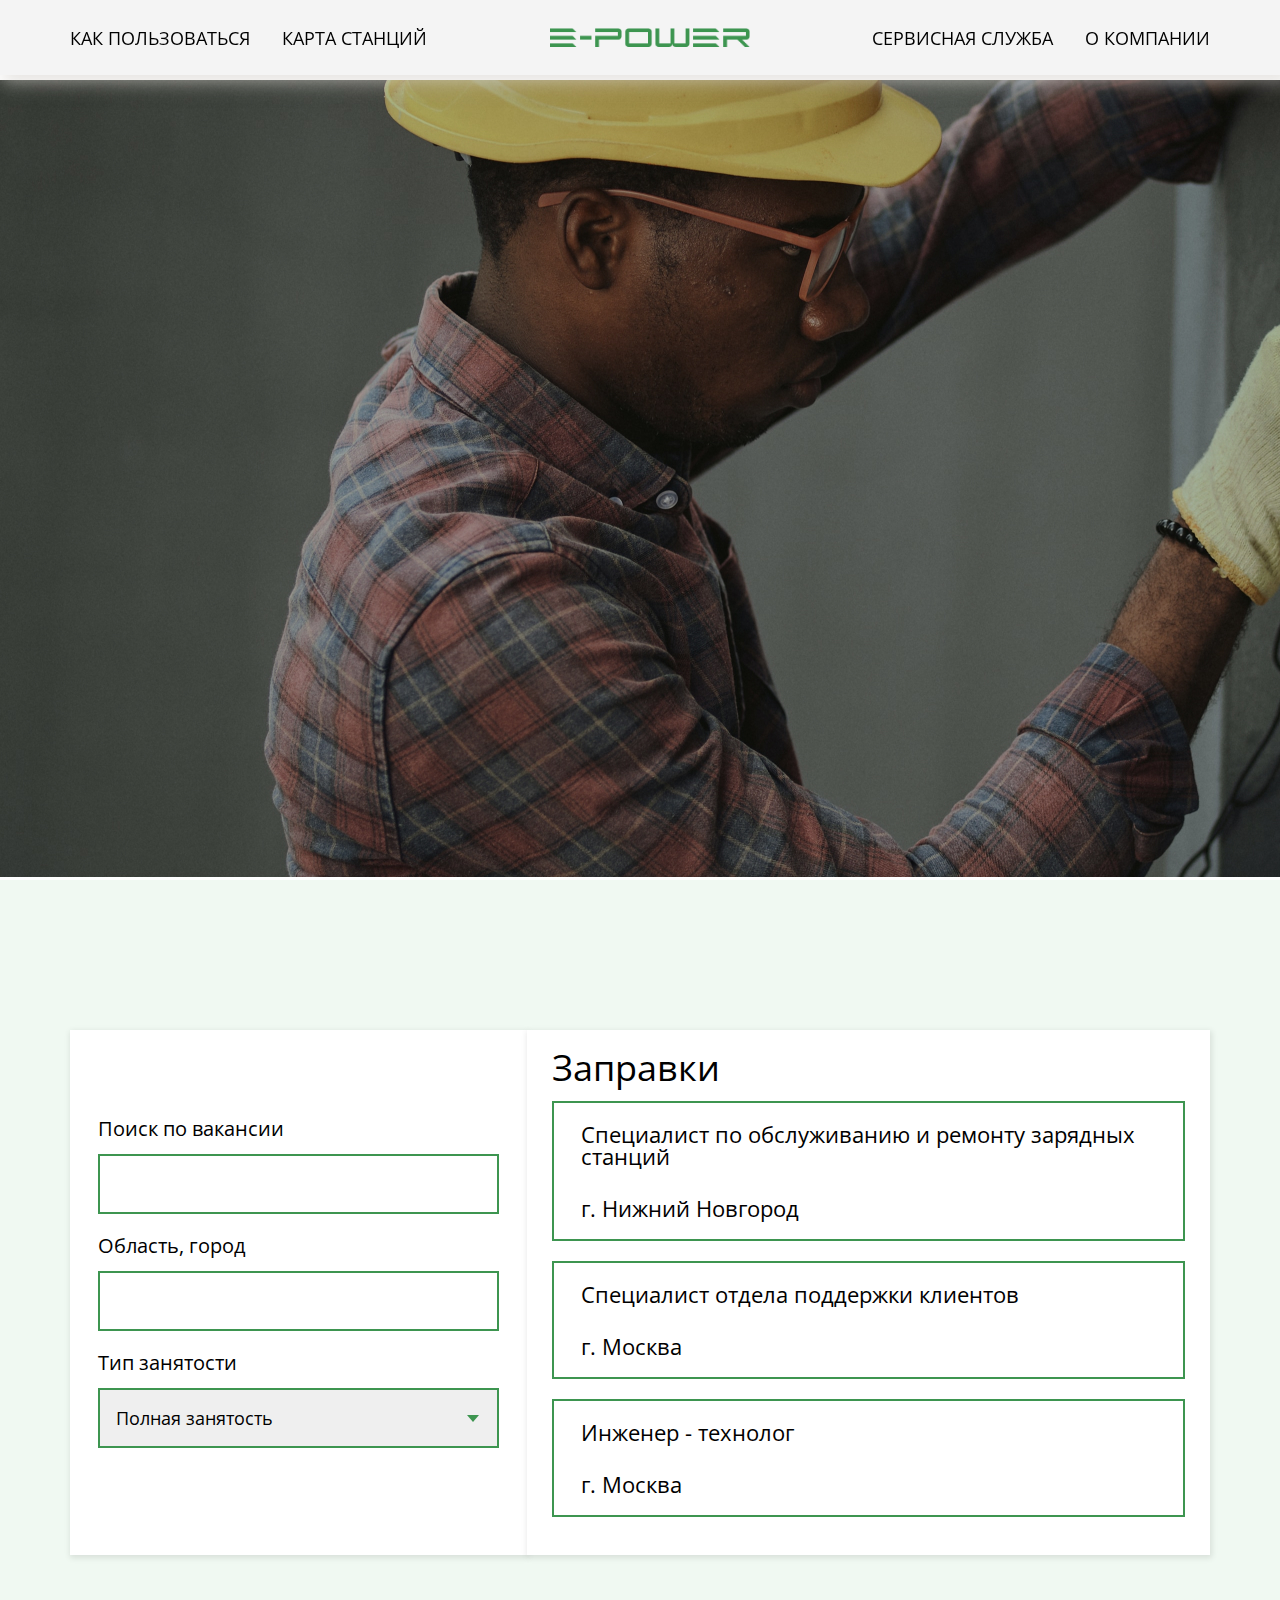
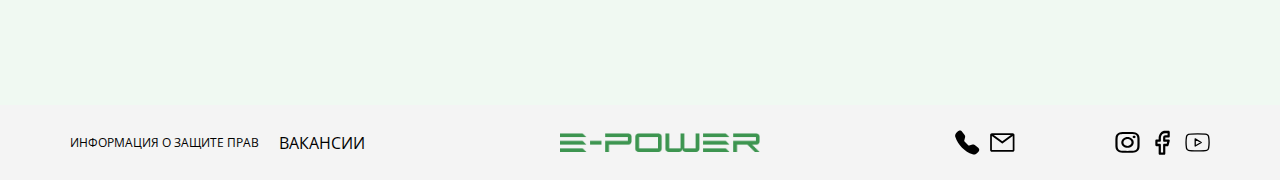
<file: src/app/vacancies.html>
<!DOCTYPE html>
<html lang="en">
<head>
    <meta charset="UTF-8">
    <meta http-equiv="X-UA-Compatible" content="IE=edge">
    <meta name="viewport" content="width=device-width, initial-scale=1.0">
    <title>Document</title>
    <link rel="preconnect" href="https://fonts.googleapis.com" />
    <link rel="preconnect" href="https://fonts.gstatic.com" crossorigin />
    <link href="https://fonts.googleapis.com/css2?family=Darker+Grotesque:wght@400;500;600&family=Josefin+Sans&family=Open+Sans:wght@400;600&display=swap" rel="stylesheet"/>
    <link rel="stylesheet" href="../../style.css" />
    <link rel="stylesheet" href="map.css" />
    <link rel="stylesheet" href="vacancies.css">
</head>
<body>
    <header class="page-header">
        <div class="container">
            <nav class="page-header__menu mainmenu">
            <ul class="mainmenu__list">
                <li class="mainmenu__item">
                <a href="#!">КАК ПОЛЬЗОВАТЬСЯ</a>
                </li>
                <li class="mainmenu__item">
                    <a href="#!">КАРТА СТАНЦИЙ</a>
                </li>
                <li class="mainmenu__item logo">
                <a href="#!">
                    <img src="../../images/E-power__logo.png" alt="logo" />
                </a>
                </li>
                <li class="mainmenu__item">
                    <a href="#!">СЕРВИСНАЯ СЛУЖБА</a>
                </li>
                <li class="mainmenu__item">
                    <a href="#!">О КОМПАНИИ</a>
                </li>
            </ul>
            </nav>
        </div>
        </header>
        <section class="vacancies-main">
            <div class="vacancies-main__poster">
                <img src="../../images/vacancies/banner-vacancies.jpg" alt="баннер">
            </div>
        </section>
        <section class="vacancies">
            <div class="vacancies-wrap container">
                <form class="search" action="#">
                    <span class="search__title">Поиск по вакансии</span>
                    <input class="search__input" type="text">
                    <span class="search__title">Область, город</span>
                    <input class="search__input" type="text">
                    <span class="search__title">Тип занятости</span>
                    <div class="search-select__wrap">
                        <select class="search-select" name="" id="">
                            <option value="text">Полная занятость</option>
                            <option value="text">Частичная занятость</option>
                        </select>
                    </div>
                </form>
                <div class="found">
                    <h3 class="found__title">Заправки</h3>
                    <ul class="found-list">
                        <li class="found-list__item">
                            <a class="found-list__item-link" href="#">
                                <p class="found-list__item-link-title">Специалист по обслуживанию и ремонту зарядных станций</p>
                                <p class="found-list__item-link-city">г. Нижний Новгород</p>
                            </a>
                        </li>
                        <li class="found-list__item">
                            <a class="found-list__item-link" href="#">
                                <p class="found-list__item-link-title">Специалист отдела поддержки клиентов</p>
                                <p class="found-list__item-link-city">г. Москва</p>
                            </a>
                        </li>
                        <li class="found-list__item">
                            <a class="found-list__item-link" href="#">
                                <p class="found-list__item-link-title">Инженер - технолог</p>
                                <p  class="found-list__item-link-city">г. Москва</p>
                            </a>
                        </li>
                    </ul>
                </div>
        </section>
        <footer class="page-footer">
            <div class="container df-sb">
                <ul class="page-footer__information-list df-sb">
                    <li class="page-footer__information-item page-footer__information-copyright">
                        <a href="#!">ИНФОРМАЦИЯ О ЗАЩИТЕ ПРАВ </a>
                    </li>
                    <li class="page-footer__information-item">
                        <a href="#!">ВАКАНСИИ</a>
                    </li>
                </ul>
                <div class="logo">
                    <a href="#!">
                        <img src="../../images/E-power__logo.png" alt="logo">
                    </a>
                </div>
                <div class="page-footer__feedback df-sb">
                    <div class="page-footer__phone-email df-sb">
                        <a href="" class="page-footer__link">
                            <svg width="27" height="26" viewBox="0 0 27 26" fill="none" xmlns="http://www.w3.org/2000/svg">
                                <path fill-rule="evenodd" clip-rule="evenodd" d="M3.21385 0.829065C3.49861 0.545146 3.84056 0.324899 4.21702 0.182919C4.59349 0.0409389 4.99587 -0.0195318 5.39751 0.00551423C5.79915 0.0305602 6.19087 0.140551 6.54672 0.328197C6.90256 0.515844 7.21441 0.776861 7.46159 1.09395L10.3829 4.84137C10.9184 5.52878 11.1072 6.4242 10.8956 7.26924L10.0054 10.8281C9.95933 11.0125 9.96181 11.2056 10.0126 11.3887C10.0633 11.5717 10.1606 11.7386 10.295 11.8731L14.2938 15.8659C14.4286 16.0004 14.596 16.0977 14.7797 16.1484C14.9633 16.1991 15.157 16.2014 15.3419 16.1551L18.9045 15.2662C19.3221 15.162 19.758 15.1539 20.1792 15.2425C20.6005 15.3312 20.996 15.5144 21.3359 15.7781L25.0889 18.6935C26.4381 19.7417 26.5618 21.7324 25.3542 22.9366L23.6714 24.6169C22.467 25.8195 20.667 26.3476 18.9891 25.7577C14.6944 24.2489 10.7951 21.7939 7.5804 18.5749C4.35681 15.3654 1.8982 11.4724 0.386898 7.18473C-0.202252 5.5109 0.326681 3.71195 1.53102 2.50939L3.21385 0.829065Z" fill="black"/>
                                </svg>
                        </a>
                        <a href="" class="page-footer__link">
                            <svg width="35" height="26" viewBox="0 0 35 26" fill="none" xmlns="http://www.w3.org/2000/svg">
                                <path d="M31.8224 0H2.63403C1.98892 0 1.37024 0.273928 0.914084 0.761522C0.457926 1.24912 0.20166 1.91044 0.20166 2.6V23.4C0.20166 24.0896 0.457926 24.7509 0.914084 25.2385C1.37024 25.7261 1.98892 26 2.63403 26H31.8224C32.4675 26 33.0862 25.7261 33.5424 25.2385C33.9985 24.7509 34.2548 24.0896 34.2548 23.4V2.6C34.2548 1.91044 33.9985 1.24912 33.5424 0.761522C33.0862 0.273928 32.4675 0 31.8224 0ZM29.1468 2.6L17.2282 11.414L5.30963 2.6H29.1468ZM2.63403 23.4V3.783L16.535 14.066C16.7386 14.217 16.9804 14.2979 17.2282 14.2979C17.476 14.2979 17.7179 14.217 17.9214 14.066L31.8224 3.783V23.4H2.63403Z" fill="black"/>
                                </svg>
                        </a>
                    </div>
                    <div class="page-footer__social-network df-sb">
                        <a href="" class="page-footer__link">
                            <svg width="31" height="26" viewBox="0 0 31 26" fill="none" xmlns="http://www.w3.org/2000/svg">
                                <path fill-rule="evenodd" clip-rule="evenodd" d="M9.30332 0.0773247C10.9054 0.014059 11.4162 0 15.4971 0C19.578 0 20.0888 0.0152306 21.6895 0.0773247C23.2901 0.139419 24.3827 0.358505 25.3388 0.676005C26.3399 1.00053 27.2481 1.50783 27.9993 2.16392C28.7641 2.80712 29.3541 3.58505 29.7311 4.445C30.1026 5.26511 30.3566 6.20238 30.4304 7.57314C30.5041 8.94975 30.5205 9.38792 30.5205 12.8875C30.5205 16.3882 30.5028 16.8263 30.4304 18.2006C30.358 19.5714 30.1026 20.5086 29.7311 21.3287C29.3541 22.1888 28.7631 22.968 27.9993 23.6122C27.2481 24.2682 26.3399 24.7744 25.3388 25.0977C24.3827 25.4164 23.2901 25.6343 21.6922 25.6976C20.0888 25.7608 19.578 25.7749 15.4971 25.7749C11.4162 25.7749 10.9054 25.7597 9.30332 25.6976C7.70537 25.6355 6.61276 25.4164 5.65672 25.0977C4.65414 24.7743 3.74577 24.2674 2.99484 23.6122C2.23053 22.9686 1.63906 22.1897 1.26168 21.3299C0.891558 20.5098 0.637525 19.5725 0.563773 18.2018C0.490022 16.8252 0.473633 16.387 0.473633 12.8875C0.473633 9.38675 0.491388 8.94858 0.563773 7.57548C0.636159 6.20238 0.891558 5.26511 1.26168 4.445C1.63962 3.58515 2.23154 2.80632 2.9962 2.16275C3.74607 1.50725 4.65352 0.999883 5.65535 0.676005C6.61139 0.358505 7.704 0.14059 9.30195 0.0773247H9.30332ZM21.5679 2.39707C19.9836 2.33497 19.5083 2.32208 15.4971 2.32208C11.4858 2.32208 11.0105 2.33497 9.42624 2.39707C7.96077 2.45447 7.16589 2.66419 6.63597 2.8411C5.93534 3.07541 5.4341 3.35308 4.90828 3.80414C4.40983 4.22012 4.02624 4.72651 3.78562 5.2862C3.57939 5.74077 3.33491 6.42264 3.26799 7.67975C3.19561 9.03879 3.18058 9.4465 3.18058 12.8875C3.18058 16.3284 3.19561 16.7361 3.26799 18.0952C3.33491 19.3523 3.57939 20.0341 3.78562 20.4887C4.02599 21.0476 4.40977 21.5548 4.90828 21.9708C5.39313 22.3984 5.9845 22.7276 6.63597 22.9338C7.16589 23.1107 7.96077 23.3204 9.42624 23.3778C11.0105 23.4399 11.4844 23.4528 15.4971 23.4528C19.5097 23.4528 19.9836 23.4399 21.5679 23.3778C23.0334 23.3204 23.8282 23.1107 24.3582 22.9338C25.0588 22.6995 25.56 22.4218 26.0859 21.9708C26.5844 21.5548 26.9681 21.0476 27.2085 20.4887C27.4148 20.0341 27.6592 19.3523 27.7261 18.0952C27.7985 16.7361 27.8136 16.3284 27.8136 12.8875C27.8136 9.4465 27.7985 9.03879 27.7261 7.67975C27.6592 6.42264 27.4148 5.74077 27.2085 5.2862C26.9354 4.68517 26.6117 4.2552 26.0859 3.80414C25.6009 3.3766 25.0106 3.04754 24.3582 2.8411C23.8282 2.66419 23.0334 2.45447 21.5679 2.39707ZM13.5782 16.8603C14.6498 17.243 15.8431 17.2946 16.9542 17.0064C18.0654 16.7182 19.0254 16.108 19.6703 15.2801C20.3153 14.4522 20.6051 13.4579 20.4904 12.467C20.3756 11.4761 19.8634 10.5501 19.0412 9.84718C18.5171 9.39785 17.8834 9.0538 17.1856 8.83979C16.4879 8.62578 15.7435 8.54715 15.0061 8.60954C14.2686 8.67193 13.5565 8.8738 12.921 9.20062C12.2854 9.52744 11.7422 9.97107 11.3305 10.4996C10.9188 11.0281 10.6489 11.6283 10.54 12.2571C10.4312 12.8858 10.4863 13.5275 10.7012 14.1358C10.9162 14.7441 11.2857 15.304 11.7832 15.7751C12.2806 16.2462 12.8937 16.6168 13.5782 16.8603ZM10.0367 8.20345C10.7538 7.58834 11.6051 7.1004 12.542 6.76751C13.4788 6.43461 14.483 6.26327 15.4971 6.26327C16.5111 6.26327 17.5153 6.43461 18.4522 6.76751C19.3891 7.1004 20.2403 7.58834 20.9574 8.20345C21.6745 8.81856 22.2433 9.54881 22.6313 10.3525C23.0194 11.1562 23.2192 12.0176 23.2192 12.8875C23.2192 13.7574 23.0194 14.6187 22.6313 15.4224C22.2433 16.2261 21.6745 16.9563 20.9574 17.5715C19.5092 18.8137 17.5451 19.5116 15.4971 19.5116C13.449 19.5116 11.4849 18.8137 10.0367 17.5715C8.58856 16.3292 7.77499 14.6443 7.77499 12.8875C7.77499 11.1306 8.58856 9.44572 10.0367 8.20345ZM24.9318 7.24978C25.1095 7.10599 25.2517 6.93308 25.3501 6.74128C25.4485 6.54948 25.5011 6.3427 25.5046 6.13317C25.5082 5.92365 25.4627 5.71564 25.3709 5.52146C25.279 5.32729 25.1427 5.15089 24.97 5.00272C24.7972 4.85455 24.5916 4.73761 24.3653 4.65883C24.1389 4.58006 23.8964 4.54104 23.6522 4.5441C23.4079 4.54715 23.1669 4.59221 22.9433 4.67662C22.7197 4.76102 22.5181 4.88305 22.3505 5.03548C22.0245 5.33192 21.846 5.72569 21.8529 6.13317C21.8599 6.54066 22.0516 6.92979 22.3876 7.21796C22.7235 7.50613 23.1771 7.67064 23.6522 7.67659C24.1272 7.68253 24.5862 7.52942 24.9318 7.24978Z" fill="black"/>
                                </svg>
                        </a>
                        <a href="" class="page-footer__link">
                            <svg width="16" height="26" viewBox="0 0 16 26" fill="none" xmlns="http://www.w3.org/2000/svg">
                                <path d="M9.78133 25.7749H5.15873C4.85223 25.7749 4.55829 25.6437 4.34156 25.4101C4.12484 25.1765 4.00308 24.8597 4.00308 24.5294V16.8075H1.69178C1.38528 16.8075 1.09134 16.6763 0.874615 16.4427C0.657889 16.2091 0.536133 15.8923 0.536133 15.562V11.0783C0.536133 10.748 0.657889 10.4312 0.874615 10.1976C1.09134 9.96404 1.38528 9.83282 1.69178 9.83282H4.00308V7.71551C4.08409 5.81785 4.85898 4.03195 6.15833 2.74829C7.45769 1.46464 9.17579 0.787669 10.937 0.8654H14.4039C14.7104 0.8654 15.0044 0.996619 15.2211 1.23019C15.4378 1.46376 15.5596 1.78055 15.5596 2.11087V6.59459C15.5596 6.92491 15.4378 7.2417 15.2211 7.47527C15.0044 7.70884 14.7104 7.84006 14.4039 7.84006H10.937V9.83282H14.4039C14.5824 9.83136 14.7587 9.87446 14.9191 9.95873C15.0795 10.043 15.2196 10.1662 15.3284 10.3186C15.4361 10.4732 15.5088 10.6528 15.5409 10.843C15.573 11.0333 15.5636 11.229 15.5133 11.4146L14.3577 15.8983C14.2878 16.1677 14.1358 16.4039 13.9261 16.5688C13.7165 16.7337 13.4614 16.8178 13.202 16.8075H10.937V24.5294C10.937 24.8597 10.8152 25.1765 10.5985 25.4101C10.3818 25.6437 10.0878 25.7749 9.78133 25.7749ZM6.31438 23.284H8.62568V15.562C8.62568 15.2317 8.74743 14.9149 8.96416 14.6813C9.18088 14.4478 9.47483 14.3165 9.78133 14.3165H12.37L12.8785 12.3238H9.78133C9.47483 12.3238 9.18088 12.1926 8.96416 11.959C8.74743 11.7254 8.62568 11.4086 8.62568 11.0783V7.71551C8.65535 7.0767 8.9119 6.47466 9.34218 6.03412C9.77246 5.59358 10.3435 5.34831 10.937 5.34911H13.2483V3.35635H10.937C9.7892 3.28099 8.66014 3.6964 7.79474 4.51248C6.92935 5.32856 6.39743 6.47946 6.31438 7.71551V11.0783C6.31438 11.4086 6.19262 11.7254 5.9759 11.959C5.75917 12.1926 5.46523 12.3238 5.15873 12.3238H2.84743V14.3165H5.15873C5.46523 14.3165 5.75917 14.4478 5.9759 14.6813C6.19262 14.9149 6.31438 15.2317 6.31438 15.562V23.284Z" fill="black"/>
                                </svg>
                        </a>
                        <a href="" class="page-footer__link">
                            <svg width="38" height="28" viewBox="0 0 38 28" fill="none" xmlns="http://www.w3.org/2000/svg">
                                <path d="M35.8961 5.03462C35.7068 4.24339 35.3213 3.51842 34.7786 2.93296C34.2359 2.3475 33.5551 1.92227 32.805 1.70022C30.0645 1 19.1025 1 19.1025 1C19.1025 1 8.14055 1 5.40006 1.76691C4.65 1.98896 3.96922 2.41419 3.42649 2.99965C2.88376 3.58511 2.4983 4.31007 2.30903 5.10131C1.80748 8.0115 1.56214 10.9637 1.57611 13.9208C1.55823 16.9002 1.80358 19.8749 2.30903 22.807C2.51769 23.5736 2.91179 24.271 3.45326 24.8317C3.99472 25.3925 4.66525 25.7976 5.40006 26.008C8.14055 26.7749 19.1025 26.7749 19.1025 26.7749C19.1025 26.7749 30.0645 26.7749 32.805 26.008C33.5551 25.7859 34.2359 25.3607 34.7786 24.7753C35.3213 24.1898 35.7068 23.4648 35.8961 22.6736C36.3937 19.7853 36.6391 16.8556 36.629 13.9208C36.6469 10.9414 36.4015 7.96672 35.8961 5.03462V5.03462Z" stroke="black" stroke-width="2" stroke-linecap="round" stroke-linejoin="round"/>
                                <path d="M15.5177 19.3721L24.6792 13.9204L15.5177 8.46875V19.3721Z" stroke="black" stroke-width="2" stroke-linecap="round" stroke-linejoin="round"/>
                                </svg>                            
                        </a>
                    </div>
                </div>
            </div>
        </footer>
</body>
</html>
</file>
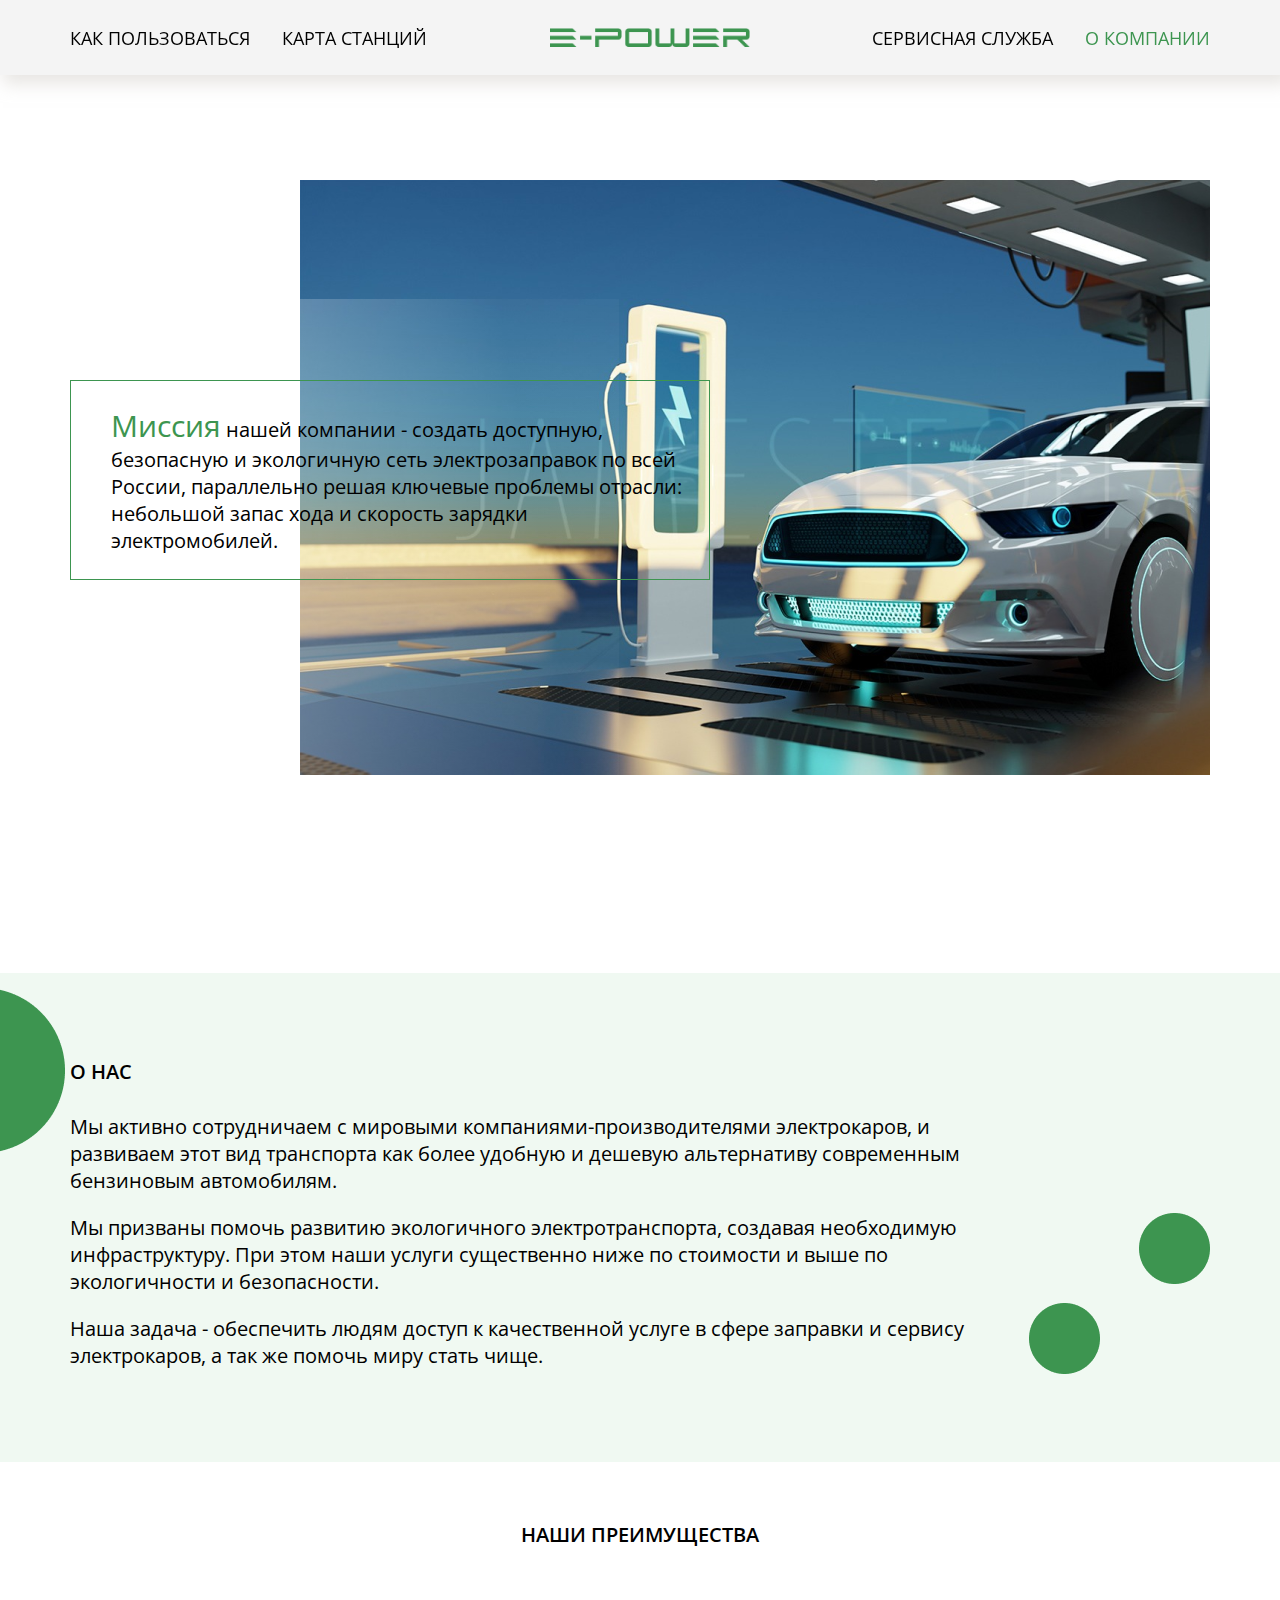
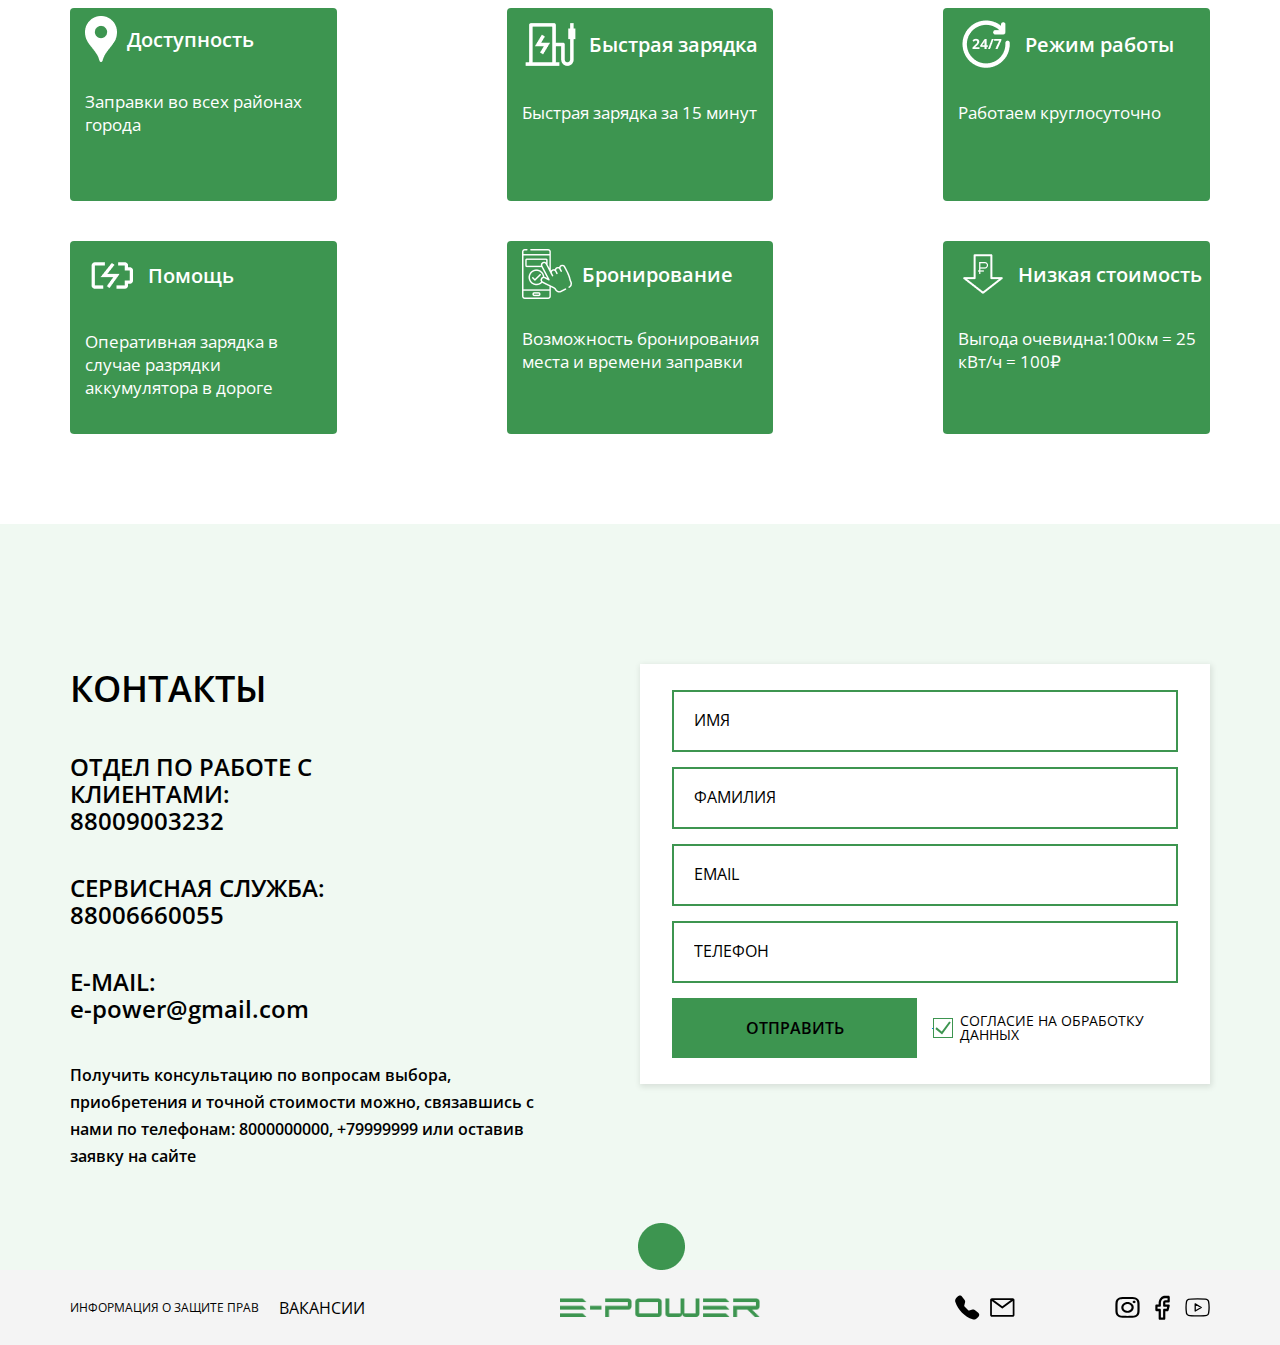
<file: src/app/about/about.html>
<!DOCTYPE html>
<html lang="ru">
<head>
    <meta charset="UTF-8">
    <meta http-equiv="X-UA-Compatible" content="IE=edge">
    <meta name="viewport" content="width=device-width, initial-scale=1.0">
    <title>E-power</title>
    <link rel="preconnect" href="https://fonts.googleapis.com" >
    <link rel="preconnect" href="https://fonts.gstatic.com" crossorigin >
    <link href="https://fonts.googleapis.com/css2?family=Darker+Grotesque:wght@400;500;600&family=Josefin+Sans&family=Open+Sans:wght@400;600&display=swap" rel="stylesheet">
    <link rel="stylesheet" href="../../../style.css" >
    <link rel="stylesheet" href="about.css">
</head>
<body class="page">
    <!--   header  -->
    <header class="page-header">
        <div class="container">
            <nav class="page-header__menu mainmenu">
                <a class="logo-mobile" href="../../../index.html">
                    <img src="../../../images/E-power__logo.png" alt="logo">
                </a>
                <ul class="mainmenu__list">
                    <li class="mainmenu__item">
                        <a href="../regulations/regulations.html">КАК ПОЛЬЗОВАТЬСЯ</a>
                    </li>
                    <li class="mainmenu__item">
                        <a href="../map/map.html">КАРТА СТАНЦИЙ</a>
                    </li>
                    <li class="mainmenu__item logo">
                        <a href="./index.html">
                            <img src="../../../images/E-power__logo.png" alt="logo">
                        </a>
                    </li>
                    <li class="mainmenu__item">
                        <a href="../service-page/service.html">СЕРВИСНАЯ СЛУЖБА</a>
                    </li>
                    <li class="mainmenu__item mainmenu__item_current-page">
                        <a href="./about.html">О КОМПАНИИ</a>
                    </li>
                </ul>
                <div class="header__burger" onclick="toggelClass()">
                <span></span>
                </div>
            </nav>
        </div>
    </header>
    <div class="about">
        <!--  section-company  -->
        <section class="section-company">
            <div class="container section-company__wrap">
                <div class="section-company__mission">
                    <p><span>Миссия</span> нашей компании - создать доступную, безопасную и экологичную сеть электрозаправок по всей России, параллельно решая ключевые проблемы отрасли: небольшой запас хода и скорость зарядки электромобилей.</p>
                </div>
                <div class="section-company__poster">
                    <img src="../../../images/about/about_main.png" alt="Картинка о компании">
                </div>
            </div>
        </section>
        <!--  page-about  -->
        <section class="section-about">
            <div class="section-about__wrap container">
                <div class="section-about__ellipses">
                    <img class="big" src="../../../images/about/Ellipse_big.png" alt="">
                    <img class="small-up" src="../../../images/about/Ellipse_small.png" alt="">
                    <img class="small-down" src="../../../images/about/Ellipse_small.png" alt="">
                </div>
                <div class="section-about__content">
                    <h1 class="section-about__title">О НАС</h1>
                    <p>Мы активно сотрудничаем с мировыми компаниями-производителями электрокаров, и развиваем этот вид транспорта как более удобную и дешевую альтернативу современным бензиновым автомобилям.</p>
                    <p>Мы призваны помочь развитию экологичного электротранспорта, создавая необходимую инфраструктуру. При этом наши услуги существенно ниже по стоимости и выше по экологичности и безопасности.</p>
                    <p>Наша задача - обеспечить людям доступ к качественной услуге в сфере заправки и сервису электрокаров, а так же помочь миру стать чище.</p>
                </div>
            </div>    
        </section>
        <!--  section-pluses  -->
        <section class="section-pluses">
            <div class="container section-pluses__wrap">
                <h2 class="section-pluses__title">НАШИ ПРЕИМУЩЕСТВА</h2>
                <div class="section-pluses__grid">
                    <div class="section-pluses__content">
                        <div class="section-pluses__content-title">
                            <img src="../../../images/about/google-maps.png" alt="">
                            <p>Доступность</p>
                        </div>
                        <div class="section-pluses__content-text">
                            <p>Заправки во всех районах города</p>
                        </div>
                    </div>
                    <div class="section-pluses__content">
                        <div class="section-pluses__content-title">
                            <img src="../../../images/about/charging-station.png" alt="">
                            <p>Быстрая зарядка</p>
                        </div>
                        <div class="section-pluses__content-text">
                            <p>Быстрая зарядка за 15 минут</p>
                        </div>
                    </div>
                    <div class="section-pluses__content">
                        <div class="section-pluses__content-title">
                            <img src="../../../images/about/time.png" alt="">
                            <p>Режим работы</p>
                        </div>
                        <div class="section-pluses__content-text">
                            <p>Работаем круглосуточно</p>
                        </div>
                    </div>
                    <div class="section-pluses__content">
                        <div class="section-pluses__content-title">
                            <img src="../../../images/about/help.png" alt="">
                            <p>Помощь</p>
                        </div>
                        <div class="section-pluses__content-text">
                            <p>Оперативная зарядка в случае разрядки аккумулятора в дороге</p>
                        </div>
                    </div>
                    <div class="section-pluses__content">
                        <div class="section-pluses__content-title">
                            <img src="../../../images/about/booking.png" alt="">
                            <p>Бронирование</p>
                        </div>
                        <div class="section-pluses__content-text">
                            <p>Возможность бронирования места и времени заправки</p>
                        </div>
                    </div>
                    <div class="section-pluses__content">
                        <div class="section-pluses__content-title">
                            <img src="../../../images/about/cost.png" alt="">
                            <p>Низкая стоимость</p>
                        </div>
                        <div class="section-pluses__content-text">
                            <p>Выгода очевидна:100км = 25 кВт/ч = 100₽</p>
                        </div>
                    </div>
                </div>
            </div>
        </section>
        <!--  section-faq  -->
        <section class="section-company-faq">
            <div class="section-company-faq__wrap container">
                <div class="section-company-faq__content">
                    <img class="small-el" src="../../../images/about/Ellipse_bot.png" alt="">
                    <h3 class="section-company-faq__title">
                        КОНТАКТЫ
                    </h3>
                    <div class="section-company-faq__info">
                        <p class="section-company-faq__text">
                            ОТДЕЛ ПО РАБОТЕ С КЛИЕНТАМИ:
                        </p>
                        <p>88009003232</p>
                    </div>
                    <div class="section-company-faq__info">
                        <p class="section-company-faq__text">
                            СЕРВИСНАЯ СЛУЖБА: 
                        </p>
                        <p>88006660055</p>
                    </div>
                    <div class="section-company-faq__info">
                        <p class="section-company-faq__text">
                            E-MAIL:
                        </p>
                        <p> e-power@gmail.com</p>
                    </div>
                    <div class="section-company-faq__info">
                        <p class="section-company-faq__text--small">
                            Получить консультацию по вопросам выбора, приобретения и точной стоимости можно, связавшись с нами по телефонам: 8000000000, +79999999 или оставив заявку на сайте
                        </p>
                    </div>
                </div>
                <form class="form section-company-faq__form">
                    <div class="contact-form__field df-jc-star section-company-faq__form-wrap">
                        <input class="input-field" type="text" placeholder="ИМЯ">
                    </div>
                    <div class="contact-form__field df-jc-start section-company-faq__form-wrap">
                        <input class="input-field" type="text" placeholder="ФАМИЛИЯ">
                    </div>
                    <div class="contact-form__field df-jc-start section-company-faq__form-wrap">
                        <input class="input-field" type="email" placeholder="EMAIL">
                    </div>
                    <div class="contact-form__field df-jc-start section-company-faq__form-wrap">
                        <input class="input-field" type="tel" placeholder="ТЕЛЕФОН">
                    </div>
                    <div class="contact-form__footer df-sb section-company-faq__form-footer">
                        <button class="btn" type="submit">ОТПРАВИТЬ</button>
                        <label class="contact-form__terms checkbox df-sb">
                            <input type="checkbox" class="checkbox__input" checked>
                            <span class="checkbox__text">СОГЛАСИЕ НА ОБРАБОТКУ ДАННЫХ</span>
                        </label>
                    </div>
                </form>
            </div>
        </section>
    </div>
    <footer class="page-footer">
        <div class="container df-sb">
            <ul class="page-footer__information-list df-sb">
                <li class="page-footer__information-item page-footer__information-copyright">
                    <a href="#!">ИНФОРМАЦИЯ О ЗАЩИТЕ ПРАВ </a>
                </li>
                <li class="page-footer__information-item">
                    <a href="../vacancies/vacancies.html">ВАКАНСИИ</a>
                </li>
            </ul>
            <div class="logo">
                <a href="../../../index.html">
                    <img src="../../../images/E-power__logo.png" alt="logo">
                </a>
            </div>
            <div class="page-footer__logo-mobile logo-mobile">
                <a href="../../../index.html">
                    <img src="../../../images/E-power__logo.png" alt="logo">
                </a>
            </div>
            <div class="page-footer__feedback df-sb">
                <div class="page-footer__phone-email df-sb">
                    <a href="" class="page-footer__link">
                        <svg width="27" height="26" viewBox="0 0 27 26" fill="none" xmlns="http://www.w3.org/2000/svg">
                            <path fill-rule="evenodd" clip-rule="evenodd" d="M3.21385 0.829065C3.49861 0.545146 3.84056 0.324899 4.21702 0.182919C4.59349 0.0409389 4.99587 -0.0195318 5.39751 0.00551423C5.79915 0.0305602 6.19087 0.140551 6.54672 0.328197C6.90256 0.515844 7.21441 0.776861 7.46159 1.09395L10.3829 4.84137C10.9184 5.52878 11.1072 6.4242 10.8956 7.26924L10.0054 10.8281C9.95933 11.0125 9.96181 11.2056 10.0126 11.3887C10.0633 11.5717 10.1606 11.7386 10.295 11.8731L14.2938 15.8659C14.4286 16.0004 14.596 16.0977 14.7797 16.1484C14.9633 16.1991 15.157 16.2014 15.3419 16.1551L18.9045 15.2662C19.3221 15.162 19.758 15.1539 20.1792 15.2425C20.6005 15.3312 20.996 15.5144 21.3359 15.7781L25.0889 18.6935C26.4381 19.7417 26.5618 21.7324 25.3542 22.9366L23.6714 24.6169C22.467 25.8195 20.667 26.3476 18.9891 25.7577C14.6944 24.2489 10.7951 21.7939 7.5804 18.5749C4.35681 15.3654 1.8982 11.4724 0.386898 7.18473C-0.202252 5.5109 0.326681 3.71195 1.53102 2.50939L3.21385 0.829065Z" fill="black"/>
                        </svg>
                    </a>
                    <a href="" class="page-footer__link">
                        <svg width="35" height="26" viewBox="0 0 35 26" fill="none" xmlns="http://www.w3.org/2000/svg">
                            <path d="M31.8224 0H2.63403C1.98892 0 1.37024 0.273928 0.914084 0.761522C0.457926 1.24912 0.20166 1.91044 0.20166 2.6V23.4C0.20166 24.0896 0.457926 24.7509 0.914084 25.2385C1.37024 25.7261 1.98892 26 2.63403 26H31.8224C32.4675 26 33.0862 25.7261 33.5424 25.2385C33.9985 24.7509 34.2548 24.0896 34.2548 23.4V2.6C34.2548 1.91044 33.9985 1.24912 33.5424 0.761522C33.0862 0.273928 32.4675 0 31.8224 0ZM29.1468 2.6L17.2282 11.414L5.30963 2.6H29.1468ZM2.63403 23.4V3.783L16.535 14.066C16.7386 14.217 16.9804 14.2979 17.2282 14.2979C17.476 14.2979 17.7179 14.217 17.9214 14.066L31.8224 3.783V23.4H2.63403Z" fill="black"/>
                        </svg>
                    </a>
                </div>
                <div class="page-footer__social-network df-sb">
                    <a href="" class="page-footer__link">
                        <svg width="31" height="26" viewBox="0 0 31 26" fill="none" xmlns="http://www.w3.org/2000/svg">
                            <path fill-rule="evenodd" clip-rule="evenodd" d="M9.30332 0.0773247C10.9054 0.014059 11.4162 0 15.4971 0C19.578 0 20.0888 0.0152306 21.6895 0.0773247C23.2901 0.139419 24.3827 0.358505 25.3388 0.676005C26.3399 1.00053 27.2481 1.50783 27.9993 2.16392C28.7641 2.80712 29.3541 3.58505 29.7311 4.445C30.1026 5.26511 30.3566 6.20238 30.4304 7.57314C30.5041 8.94975 30.5205 9.38792 30.5205 12.8875C30.5205 16.3882 30.5028 16.8263 30.4304 18.2006C30.358 19.5714 30.1026 20.5086 29.7311 21.3287C29.3541 22.1888 28.7631 22.968 27.9993 23.6122C27.2481 24.2682 26.3399 24.7744 25.3388 25.0977C24.3827 25.4164 23.2901 25.6343 21.6922 25.6976C20.0888 25.7608 19.578 25.7749 15.4971 25.7749C11.4162 25.7749 10.9054 25.7597 9.30332 25.6976C7.70537 25.6355 6.61276 25.4164 5.65672 25.0977C4.65414 24.7743 3.74577 24.2674 2.99484 23.6122C2.23053 22.9686 1.63906 22.1897 1.26168 21.3299C0.891558 20.5098 0.637525 19.5725 0.563773 18.2018C0.490022 16.8252 0.473633 16.387 0.473633 12.8875C0.473633 9.38675 0.491388 8.94858 0.563773 7.57548C0.636159 6.20238 0.891558 5.26511 1.26168 4.445C1.63962 3.58515 2.23154 2.80632 2.9962 2.16275C3.74607 1.50725 4.65352 0.999883 5.65535 0.676005C6.61139 0.358505 7.704 0.14059 9.30195 0.0773247H9.30332ZM21.5679 2.39707C19.9836 2.33497 19.5083 2.32208 15.4971 2.32208C11.4858 2.32208 11.0105 2.33497 9.42624 2.39707C7.96077 2.45447 7.16589 2.66419 6.63597 2.8411C5.93534 3.07541 5.4341 3.35308 4.90828 3.80414C4.40983 4.22012 4.02624 4.72651 3.78562 5.2862C3.57939 5.74077 3.33491 6.42264 3.26799 7.67975C3.19561 9.03879 3.18058 9.4465 3.18058 12.8875C3.18058 16.3284 3.19561 16.7361 3.26799 18.0952C3.33491 19.3523 3.57939 20.0341 3.78562 20.4887C4.02599 21.0476 4.40977 21.5548 4.90828 21.9708C5.39313 22.3984 5.9845 22.7276 6.63597 22.9338C7.16589 23.1107 7.96077 23.3204 9.42624 23.3778C11.0105 23.4399 11.4844 23.4528 15.4971 23.4528C19.5097 23.4528 19.9836 23.4399 21.5679 23.3778C23.0334 23.3204 23.8282 23.1107 24.3582 22.9338C25.0588 22.6995 25.56 22.4218 26.0859 21.9708C26.5844 21.5548 26.9681 21.0476 27.2085 20.4887C27.4148 20.0341 27.6592 19.3523 27.7261 18.0952C27.7985 16.7361 27.8136 16.3284 27.8136 12.8875C27.8136 9.4465 27.7985 9.03879 27.7261 7.67975C27.6592 6.42264 27.4148 5.74077 27.2085 5.2862C26.9354 4.68517 26.6117 4.2552 26.0859 3.80414C25.6009 3.3766 25.0106 3.04754 24.3582 2.8411C23.8282 2.66419 23.0334 2.45447 21.5679 2.39707ZM13.5782 16.8603C14.6498 17.243 15.8431 17.2946 16.9542 17.0064C18.0654 16.7182 19.0254 16.108 19.6703 15.2801C20.3153 14.4522 20.6051 13.4579 20.4904 12.467C20.3756 11.4761 19.8634 10.5501 19.0412 9.84718C18.5171 9.39785 17.8834 9.0538 17.1856 8.83979C16.4879 8.62578 15.7435 8.54715 15.0061 8.60954C14.2686 8.67193 13.5565 8.8738 12.921 9.20062C12.2854 9.52744 11.7422 9.97107 11.3305 10.4996C10.9188 11.0281 10.6489 11.6283 10.54 12.2571C10.4312 12.8858 10.4863 13.5275 10.7012 14.1358C10.9162 14.7441 11.2857 15.304 11.7832 15.7751C12.2806 16.2462 12.8937 16.6168 13.5782 16.8603ZM10.0367 8.20345C10.7538 7.58834 11.6051 7.1004 12.542 6.76751C13.4788 6.43461 14.483 6.26327 15.4971 6.26327C16.5111 6.26327 17.5153 6.43461 18.4522 6.76751C19.3891 7.1004 20.2403 7.58834 20.9574 8.20345C21.6745 8.81856 22.2433 9.54881 22.6313 10.3525C23.0194 11.1562 23.2192 12.0176 23.2192 12.8875C23.2192 13.7574 23.0194 14.6187 22.6313 15.4224C22.2433 16.2261 21.6745 16.9563 20.9574 17.5715C19.5092 18.8137 17.5451 19.5116 15.4971 19.5116C13.449 19.5116 11.4849 18.8137 10.0367 17.5715C8.58856 16.3292 7.77499 14.6443 7.77499 12.8875C7.77499 11.1306 8.58856 9.44572 10.0367 8.20345ZM24.9318 7.24978C25.1095 7.10599 25.2517 6.93308 25.3501 6.74128C25.4485 6.54948 25.5011 6.3427 25.5046 6.13317C25.5082 5.92365 25.4627 5.71564 25.3709 5.52146C25.279 5.32729 25.1427 5.15089 24.97 5.00272C24.7972 4.85455 24.5916 4.73761 24.3653 4.65883C24.1389 4.58006 23.8964 4.54104 23.6522 4.5441C23.4079 4.54715 23.1669 4.59221 22.9433 4.67662C22.7197 4.76102 22.5181 4.88305 22.3505 5.03548C22.0245 5.33192 21.846 5.72569 21.8529 6.13317C21.8599 6.54066 22.0516 6.92979 22.3876 7.21796C22.7235 7.50613 23.1771 7.67064 23.6522 7.67659C24.1272 7.68253 24.5862 7.52942 24.9318 7.24978Z" fill="black"/>
                        </svg>
                    </a>
                    <a href="" class="page-footer__link">
                        <svg width="16" height="26" viewBox="0 0 16 26" fill="none" xmlns="http://www.w3.org/2000/svg">
                            <path d="M9.78133 25.7749H5.15873C4.85223 25.7749 4.55829 25.6437 4.34156 25.4101C4.12484 25.1765 4.00308 24.8597 4.00308 24.5294V16.8075H1.69178C1.38528 16.8075 1.09134 16.6763 0.874615 16.4427C0.657889 16.2091 0.536133 15.8923 0.536133 15.562V11.0783C0.536133 10.748 0.657889 10.4312 0.874615 10.1976C1.09134 9.96404 1.38528 9.83282 1.69178 9.83282H4.00308V7.71551C4.08409 5.81785 4.85898 4.03195 6.15833 2.74829C7.45769 1.46464 9.17579 0.787669 10.937 0.8654H14.4039C14.7104 0.8654 15.0044 0.996619 15.2211 1.23019C15.4378 1.46376 15.5596 1.78055 15.5596 2.11087V6.59459C15.5596 6.92491 15.4378 7.2417 15.2211 7.47527C15.0044 7.70884 14.7104 7.84006 14.4039 7.84006H10.937V9.83282H14.4039C14.5824 9.83136 14.7587 9.87446 14.9191 9.95873C15.0795 10.043 15.2196 10.1662 15.3284 10.3186C15.4361 10.4732 15.5088 10.6528 15.5409 10.843C15.573 11.0333 15.5636 11.229 15.5133 11.4146L14.3577 15.8983C14.2878 16.1677 14.1358 16.4039 13.9261 16.5688C13.7165 16.7337 13.4614 16.8178 13.202 16.8075H10.937V24.5294C10.937 24.8597 10.8152 25.1765 10.5985 25.4101C10.3818 25.6437 10.0878 25.7749 9.78133 25.7749ZM6.31438 23.284H8.62568V15.562C8.62568 15.2317 8.74743 14.9149 8.96416 14.6813C9.18088 14.4478 9.47483 14.3165 9.78133 14.3165H12.37L12.8785 12.3238H9.78133C9.47483 12.3238 9.18088 12.1926 8.96416 11.959C8.74743 11.7254 8.62568 11.4086 8.62568 11.0783V7.71551C8.65535 7.0767 8.9119 6.47466 9.34218 6.03412C9.77246 5.59358 10.3435 5.34831 10.937 5.34911H13.2483V3.35635H10.937C9.7892 3.28099 8.66014 3.6964 7.79474 4.51248C6.92935 5.32856 6.39743 6.47946 6.31438 7.71551V11.0783C6.31438 11.4086 6.19262 11.7254 5.9759 11.959C5.75917 12.1926 5.46523 12.3238 5.15873 12.3238H2.84743V14.3165H5.15873C5.46523 14.3165 5.75917 14.4478 5.9759 14.6813C6.19262 14.9149 6.31438 15.2317 6.31438 15.562V23.284Z" fill="black"/>
                        </svg>
                    </a>
                    <a href="" class="page-footer__link">
                        <svg width="38" height="28" viewBox="0 0 38 28" fill="none" xmlns="http://www.w3.org/2000/svg">
                            <path d="M35.8961 5.03462C35.7068 4.24339 35.3213 3.51842 34.7786 2.93296C34.2359 2.3475 33.5551 1.92227 32.805 1.70022C30.0645 1 19.1025 1 19.1025 1C19.1025 1 8.14055 1 5.40006 1.76691C4.65 1.98896 3.96922 2.41419 3.42649 2.99965C2.88376 3.58511 2.4983 4.31007 2.30903 5.10131C1.80748 8.0115 1.56214 10.9637 1.57611 13.9208C1.55823 16.9002 1.80358 19.8749 2.30903 22.807C2.51769 23.5736 2.91179 24.271 3.45326 24.8317C3.99472 25.3925 4.66525 25.7976 5.40006 26.008C8.14055 26.7749 19.1025 26.7749 19.1025 26.7749C19.1025 26.7749 30.0645 26.7749 32.805 26.008C33.5551 25.7859 34.2359 25.3607 34.7786 24.7753C35.3213 24.1898 35.7068 23.4648 35.8961 22.6736C36.3937 19.7853 36.6391 16.8556 36.629 13.9208C36.6469 10.9414 36.4015 7.96672 35.8961 5.03462V5.03462Z" stroke="black" stroke-width="2" stroke-linecap="round" stroke-linejoin="round"/>
                            <path d="M15.5177 19.3721L24.6792 13.9204L15.5177 8.46875V19.3721Z" stroke="black" stroke-width="2" stroke-linecap="round" stroke-linejoin="round"/>
                        </svg>                            
                    </a>
                </div>
            </div>
        </div>
    </footer>
    <script src="../../../script.js"></script>
</body>
</html>
</file>
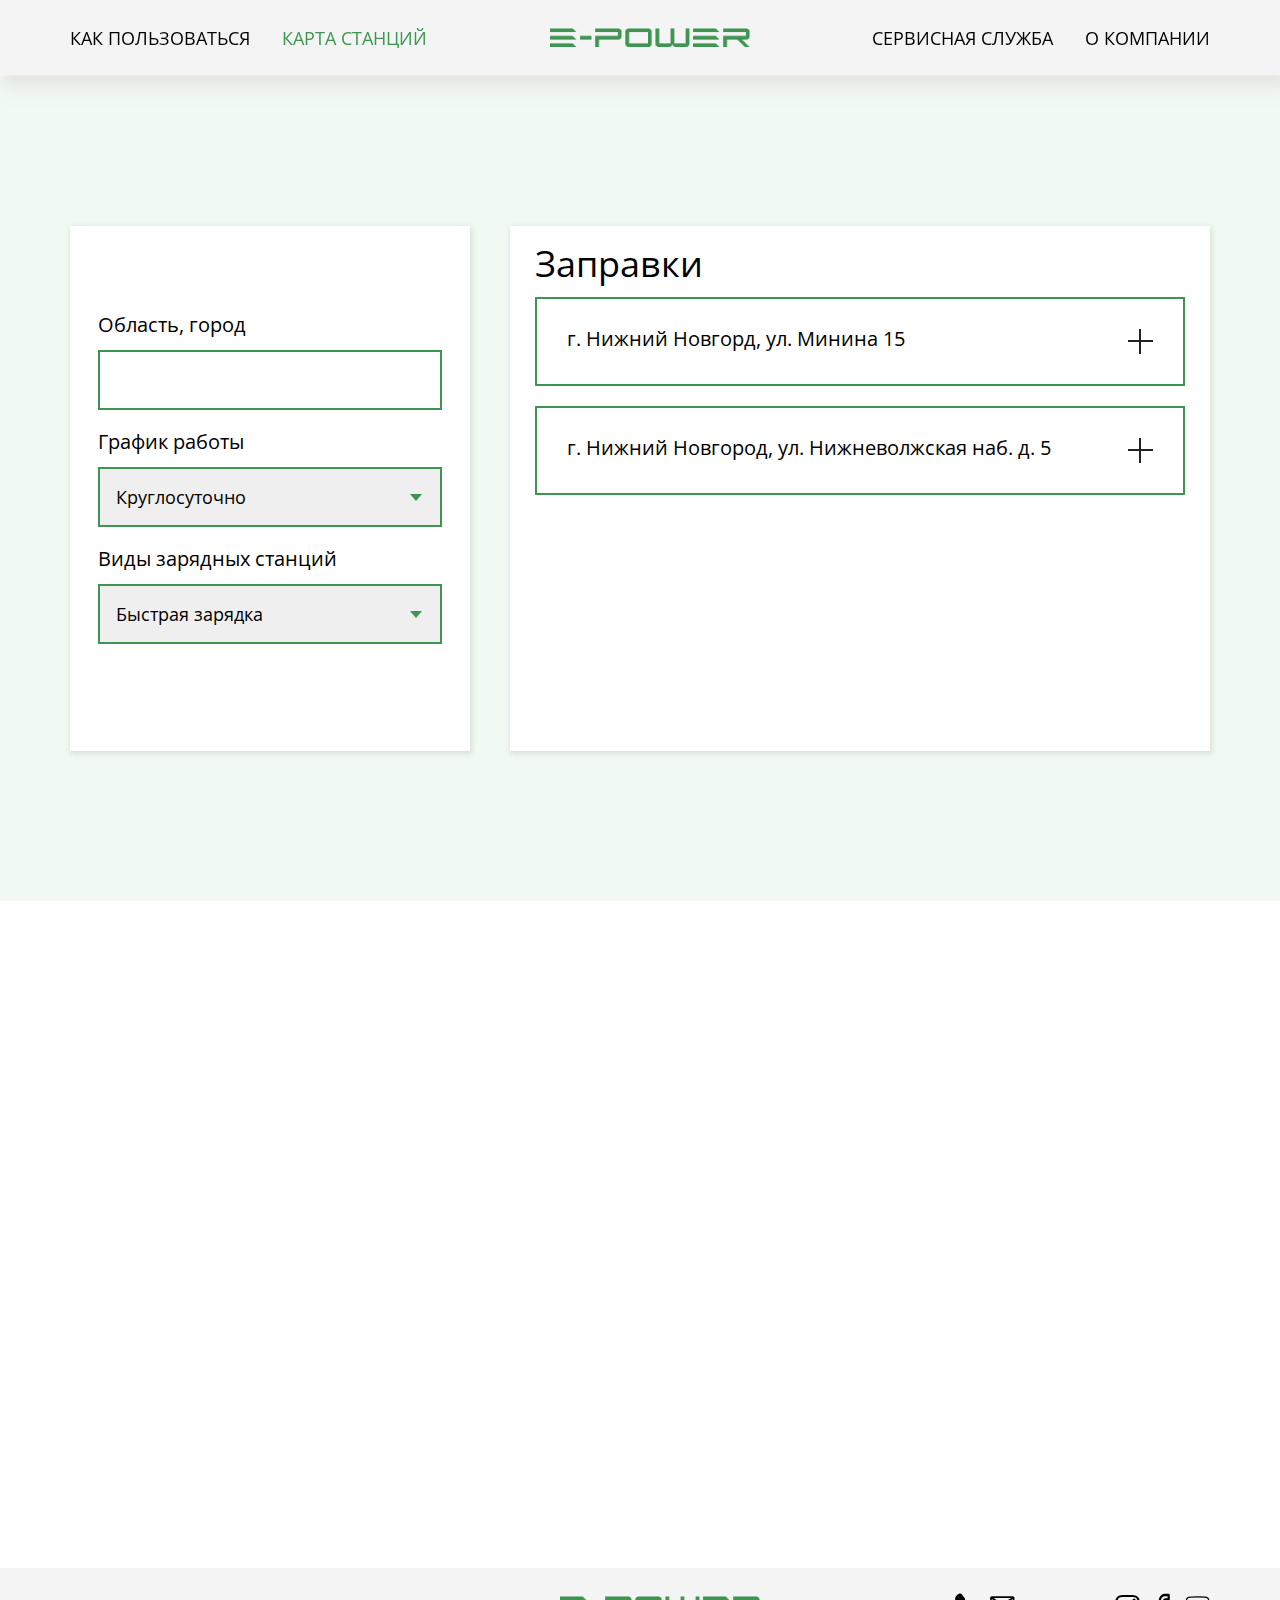
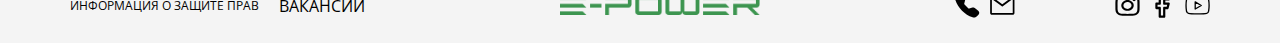
<file: src/app/map/map.html>
<!DOCTYPE html>
<html lang="en">
<head>
    <meta charset="UTF-8">
    <meta http-equiv="X-UA-Compatible" content="IE=edge">
    <meta name="viewport" content="width=device-width, initial-scale=1.0">
    <title>E-power</title>
    <link rel="preconnect" href="https://fonts.googleapis.com" />
    <link rel="preconnect" href="https://fonts.gstatic.com" crossorigin />
    <link href="https://fonts.googleapis.com/css2?family=Darker+Grotesque:wght@400;500;600&family=Josefin+Sans&family=Open+Sans:wght@400;600&display=swap" rel="stylesheet"/>
    <link rel="stylesheet" href="../../../style.css" />
    <link rel="stylesheet" href="map.css" />
</head>
<body class="page">
    <!--   header  -->
    <header class="page-header">
        <div class="container">
            <nav class="page-header__menu mainmenu">
                <a class="logo-mobile" href="../../../index.html">
                    <img src="../../../images/E-power__logo.png" alt="logo" />
                </a>
                <ul class="mainmenu__list">
                    <li class="mainmenu__item">
                        <a href="../regulations/regulations.html">КАК ПОЛЬЗОВАТЬСЯ</a>
                    </li>
                    <li class="mainmenu__item mainmenu__item_current-page">
                        <a href="./map.html">КАРТА СТАНЦИЙ</a>
                    </li>
                    <li class="mainmenu__item logo">
                        <a href="../../../index.html">
                            <img src="../../../images/E-power__logo.png" alt="logo" />
                        </a>
                    </li>
                    <li class="mainmenu__item">
                        <a href="../service-page/service.html">СЕРВИСНАЯ СЛУЖБА</a>
                    </li>
                    <li class="mainmenu__item">
                        <a href="../about/about.html">О КОМПАНИИ</a>
                    </li>
                </ul>
                <div class="header__burger" onclick="toggelClass()">
                    <span></span>
                </div>
            </nav>
        </div>
    </header> 
        <!--  map  -->
    <main class="page-main">
        <section class="map">
        <div class="map-wrapper container">
            <form class="search" action="#">
                <span class="search__title">Область, город</span>
                <input class="search__input" type="text">
                <span class="search__title">График работы</span>
                <div class="search-select__wrap">
                    <select class="search-select" name="#">
                        <option value="text">Круглосуточно</option>
                        <option value="text">c 7 00 - 22 00</option>
                    </select>
                </div>
                <span class="search__title">Виды зарядных станций</span>
                <div class="search-select__wrap">
                    <select class="search-select" name="#">
                        <option value="text">Быстрая зарядка</option>
                        <option value="text">Медленная зарядка</option>
                    </select>
                </div>
            </form>
            <div class="found">
                <h3 class="found__title">Заправки</h3>
                <ul class="found-list">
                    <li class="found-list__item found-card">
                        <div class="found-card__toggle" role="button" tabindex="0">
                            г. Нижний Новгорд, ул. Минина 15
                            <i class="found-card__toggle-icon"></i>
                        </div>
                        <div class="found-card__content">
                            <ul class="found-card__content-list">
                                <li class="found-card__content-item">
                                    <svg class="found-card__content-item-icon" width="17" height="18" viewBox="0 0 17 18" fill="none" xmlns="http://www.w3.org/2000/svg">
                                        <path d="M15.77 4.23L15.78 4.22L12.06 0.5L11 1.56L13.11 3.67C12.17 4.03 11.5 4.93 11.5 6C11.5 6.3283 11.5647 6.65339 11.6903 6.95671C11.8159 7.26002 12.0001 7.53562 12.2322 7.76777C12.7011 8.23661 13.337 8.5 14 8.5C14.36 8.5 14.69 8.42 15 8.29V15.5C15 15.7652 14.8946 16.0196 14.7071 16.2071C14.5196 16.3946 14.2652 16.5 14 16.5C13.7348 16.5 13.4804 16.3946 13.2929 16.2071C13.1054 16.0196 13 15.7652 13 15.5V11C13 10.4696 12.7893 9.96086 12.4142 9.58579C12.0391 9.21071 11.5304 9 11 9H10V2C10 1.46957 9.78929 0.960859 9.41421 0.585786C9.03914 0.210714 8.53043 0 8 0H2C1.46957 0 0.960859 0.210714 0.585786 0.585786C0.210714 0.960859 0 1.46957 0 2V18H10V10.5H11.5V15.5C11.5 16.163 11.7634 16.7989 12.2322 17.2678C12.7011 17.7366 13.337 18 14 18C14.3283 18 14.6534 17.9353 14.9567 17.8097C15.26 17.6841 15.5356 17.4999 15.7678 17.2678C15.9999 17.0356 16.1841 16.76 16.3097 16.4567C16.4353 16.1534 16.5 15.8283 16.5 15.5V6C16.5 5.31 16.22 4.68 15.77 4.23ZM14 7C13.7348 7 13.4804 6.89464 13.2929 6.70711C13.1054 6.51957 13 6.26522 13 6C13 5.73478 13.1054 5.48043 13.2929 5.29289C13.4804 5.10536 13.7348 5 14 5C14.2652 5 14.5196 5.10536 14.7071 5.29289C14.8946 5.48043 15 5.73478 15 6C15 6.26522 14.8946 6.51957 14.7071 6.70711C14.5196 6.89464 14.2652 7 14 7ZM4 15V10.5H2L6 3V8H8L4 15Z" fill="black"/>
                                    </svg>
                                    <p class="found-card__content-item-text">Быстрая зарядка, медленная зарядка</p>
                                </li>
                                <li class="found-card__content-item">
                                    <svg class="found-card__content-item-icon" width="17" height="18" viewBox="0 0 18 18" fill="none" xmlns="http://www.w3.org/2000/svg">
                                        <path d="M0 18H16.2V16H0V18ZM16.2 5H14.4V2H16.2V5ZM16.2 0H1.8V10C1.8 11.0609 2.17928 12.0783 2.85442 12.8284C3.52955 13.5786 4.44522 14 5.4 14H10.8C11.7548 14 12.6705 13.5786 13.3456 12.8284C14.0207 12.0783 14.4 11.0609 14.4 10V7H16.2C16.6774 7 17.1352 6.78929 17.4728 6.41421C17.8104 6.03914 18 5.53043 18 5V2C18 0.89 17.19 0 16.2 0Z" fill="black"/>
                                    </svg>                                            
                                    <p class="found-card__content-item-text">Кафе</p>
                                </li>
                                <li class="found-card__content-item">
                                    <svg class="found-card__content-item-icon" width="17" height="18" viewBox="0 0 22 19" fill="none" xmlns="http://www.w3.org/2000/svg">
                                        <path d="M10.8 3C7.42 3 4.3 4.12 1.8 6L0 3.6C3.01 1.34 6.75 0 10.8 0C14.85 0 18.59 1.34 21.6 3.6L19.8 6C17.3 4.12 14.18 3 10.8 3ZM11.8 12.09C11.49 12.03 11.15 12 10.8 12C9.45 12 8.2 12.45 7.2 13.2L10.8 18L12.6 15.6C12.13 14.58 11.8 13.5 11.8 12.5C11.8 12.36 11.8 12.23 11.8 12.09ZM10.8 6C8.1 6 5.61 6.89 3.6 8.4L5.4 10.8C6.9 9.67 8.77 9 10.8 9C11.53 9 12.23 9.09 12.9 9.25C13.66 8.25 14.73 7.5 15.97 7.18C14.4 6.43 12.65 6 10.8 6ZM20.8 12.5C20.8 15.1 17.3 19 17.3 19C17.3 19 13.8 15.1 13.8 12.5C13.8 10.6 15.4 9 17.3 9C19.2 9 20.8 10.6 20.8 12.5ZM18.5 12.6C18.5 12 17.9 11.4 17.3 11.4C16.7 11.4 16.1 11.9 16.1 12.6C16.1 13.2 16.6 13.8 17.3 13.8C18 13.8 18.6 13.2 18.5 12.6Z" fill="black"/>
                                    </svg>                                         
                                    <p class="found-card__content-item-text">Бесплатный WI-Fi</p>
                                </li>
                                <li class="found-card__content-item">
                                    <svg class="found-card__content-item-icon" width="17" height="18" viewBox="0 0 18 21" fill="none" xmlns="http://www.w3.org/2000/svg">
                                        <path d="M9 19C7.14348 19 5.36301 18.2625 4.05025 16.9497C2.7375 15.637 2 13.8565 2 12C2 10.1435 2.7375 8.36301 4.05025 7.05025C5.36301 5.7375 7.14348 5 9 5C10.8565 5 12.637 5.7375 13.9497 7.05025C15.2625 8.36301 16 10.1435 16 12C16 13.8565 15.2625 15.637 13.9497 16.9497C12.637 18.2625 10.8565 19 9 19ZM16.03 6.39L17.45 4.97C17 4.46 16.55 4 16.04 3.56L14.62 5C13.07 3.74 11.12 3 9 3C6.61305 3 4.32387 3.94821 2.63604 5.63604C0.948211 7.32387 0 9.61305 0 12C0 14.3869 0.948211 16.6761 2.63604 18.364C4.32387 20.0518 6.61305 21 9 21C14 21 18 16.97 18 12C18 9.88 17.26 7.93 16.03 6.39ZM8 13H10V7H8V13ZM12 0H6V2H12V0Z" fill="black"/>
                                        </svg>                               
                                        <p class="found-card__content-item-text">Круглосуточно</p>
                                </li>
                            </ul>
                        </div>
                    </li>
                    <li class="found-list__item found-card">
                        <div class="found-card__toggle">
                            г. Нижний Новгород, ул. Нижневолжская наб. д. 5 
                            <i class="found-card__toggle-icon"></i>
                        </div>
                        <div class="found-card__content">
                            <ul class="found-card__content-list">
                                <li class="found-card__content-item">
                                    <svg class="found-card__content-item-icon" width="17" height="18" viewBox="0 0 17 18" fill="none" xmlns="http://www.w3.org/2000/svg">
                                        <path d="M15.77 4.23L15.78 4.22L12.06 0.5L11 1.56L13.11 3.67C12.17 4.03 11.5 4.93 11.5 6C11.5 6.3283 11.5647 6.65339 11.6903 6.95671C11.8159 7.26002 12.0001 7.53562 12.2322 7.76777C12.7011 8.23661 13.337 8.5 14 8.5C14.36 8.5 14.69 8.42 15 8.29V15.5C15 15.7652 14.8946 16.0196 14.7071 16.2071C14.5196 16.3946 14.2652 16.5 14 16.5C13.7348 16.5 13.4804 16.3946 13.2929 16.2071C13.1054 16.0196 13 15.7652 13 15.5V11C13 10.4696 12.7893 9.96086 12.4142 9.58579C12.0391 9.21071 11.5304 9 11 9H10V2C10 1.46957 9.78929 0.960859 9.41421 0.585786C9.03914 0.210714 8.53043 0 8 0H2C1.46957 0 0.960859 0.210714 0.585786 0.585786C0.210714 0.960859 0 1.46957 0 2V18H10V10.5H11.5V15.5C11.5 16.163 11.7634 16.7989 12.2322 17.2678C12.7011 17.7366 13.337 18 14 18C14.3283 18 14.6534 17.9353 14.9567 17.8097C15.26 17.6841 15.5356 17.4999 15.7678 17.2678C15.9999 17.0356 16.1841 16.76 16.3097 16.4567C16.4353 16.1534 16.5 15.8283 16.5 15.5V6C16.5 5.31 16.22 4.68 15.77 4.23ZM14 7C13.7348 7 13.4804 6.89464 13.2929 6.70711C13.1054 6.51957 13 6.26522 13 6C13 5.73478 13.1054 5.48043 13.2929 5.29289C13.4804 5.10536 13.7348 5 14 5C14.2652 5 14.5196 5.10536 14.7071 5.29289C14.8946 5.48043 15 5.73478 15 6C15 6.26522 14.8946 6.51957 14.7071 6.70711C14.5196 6.89464 14.2652 7 14 7ZM4 15V10.5H2L6 3V8H8L4 15Z" fill="black"/>
                                    </svg>
                                    <p class="found-card__content-item-text">Быстрая зарядка, медленная зарядка</p>
                                </li>
                                <li class="found-card__content-item">
                                    <svg class="found-card__content-item-icon" width="17" height="18" viewBox="0 0 22 19" fill="none" xmlns="http://www.w3.org/2000/svg">
                                        <path d="M10.8 3C7.42 3 4.3 4.12 1.8 6L0 3.6C3.01 1.34 6.75 0 10.8 0C14.85 0 18.59 1.34 21.6 3.6L19.8 6C17.3 4.12 14.18 3 10.8 3ZM11.8 12.09C11.49 12.03 11.15 12 10.8 12C9.45 12 8.2 12.45 7.2 13.2L10.8 18L12.6 15.6C12.13 14.58 11.8 13.5 11.8 12.5C11.8 12.36 11.8 12.23 11.8 12.09ZM10.8 6C8.1 6 5.61 6.89 3.6 8.4L5.4 10.8C6.9 9.67 8.77 9 10.8 9C11.53 9 12.23 9.09 12.9 9.25C13.66 8.25 14.73 7.5 15.97 7.18C14.4 6.43 12.65 6 10.8 6ZM20.8 12.5C20.8 15.1 17.3 19 17.3 19C17.3 19 13.8 15.1 13.8 12.5C13.8 10.6 15.4 9 17.3 9C19.2 9 20.8 10.6 20.8 12.5ZM18.5 12.6C18.5 12 17.9 11.4 17.3 11.4C16.7 11.4 16.1 11.9 16.1 12.6C16.1 13.2 16.6 13.8 17.3 13.8C18 13.8 18.6 13.2 18.5 12.6Z" fill="black"/>
                                    </svg>                                         
                                    <p class="found-card__content-item-text">Бесплатный WI-Fi</p>
                                </li>
                                <li class="found-card__content-item">
                                    <svg class="found-card__content-item-icon" width="17" height="18" viewBox="0 0 18 21" fill="none" xmlns="http://www.w3.org/2000/svg">
                                        <path d="M9 19C7.14348 19 5.36301 18.2625 4.05025 16.9497C2.7375 15.637 2 13.8565 2 12C2 10.1435 2.7375 8.36301 4.05025 7.05025C5.36301 5.7375 7.14348 5 9 5C10.8565 5 12.637 5.7375 13.9497 7.05025C15.2625 8.36301 16 10.1435 16 12C16 13.8565 15.2625 15.637 13.9497 16.9497C12.637 18.2625 10.8565 19 9 19ZM16.03 6.39L17.45 4.97C17 4.46 16.55 4 16.04 3.56L14.62 5C13.07 3.74 11.12 3 9 3C6.61305 3 4.32387 3.94821 2.63604 5.63604C0.948211 7.32387 0 9.61305 0 12C0 14.3869 0.948211 16.6761 2.63604 18.364C4.32387 20.0518 6.61305 21 9 21C14 21 18 16.97 18 12C18 9.88 17.26 7.93 16.03 6.39ZM8 13H10V7H8V13ZM12 0H6V2H12V0Z" fill="black"/>
                                    </svg>                               
                                    <p class="found-card__content-item-text">7 00 - 22 00</p>
                                </li>
                            </ul>
                        </div>
                    </li>
                </ul>
            </div>
        </div>
    </section>
    <section class="page-section__map">
        <iframe src="https://www.google.com/maps/embed?pb=!1m18!1m12!1m3!1d2212.2082058760234!2d44.01726931585229!3d56.32623738071062!2m3!1f0!2f0!3f0!3m2!1i1024!2i768!4f13.1!3m3!1m2!1s0x4151d444ea6427b1%3A0xf73d96135d7dcaae!2z0YPQuy4g0JzQuNC90LjQvdCwLCAxNSwg0J3QuNC20L3QuNC5INCd0L7QstCz0L7RgNC-0LQsINCd0LjQttC10LPQvtGA0L7QtNGB0LrQsNGPINC-0LHQuy4sIDYwMzAwNQ!5e0!3m2!1sru!2sru!4v1638207921932!5m2!1sru!2sru" width="1920" height="800" style="border:0;" allowfullscreen="" loading="lazy"></iframe>
    </section>
    </main>
    <!-- footer -->
    <footer class="page-footer">
        <div class="container df-sb">
            <ul class="page-footer__information-list df-sb">
                <li class="page-footer__information-item page-footer__information-copyright">
                    <a href="#!">ИНФОРМАЦИЯ О ЗАЩИТЕ ПРАВ </a>
                </li>
                <li class="page-footer__information-item">
                    <a href="../vacancies/vacancies.html">ВАКАНСИИ</a>
                </li>
            </ul>
            <div class="logo">
                <a href="../../../index.html">
                    <img src="../../../images/E-power__logo.png" alt="logo">
                </a>
            </div>
            <div class="page-footer__logo-mobile logo-mobile">
                <a href="../../../index.html">
                    <img src="../../../images/E-power__logo.png" alt="logo">
                </a>
            </div>
            <div class="page-footer__feedback df-sb">
                <div class="page-footer__phone-email df-sb">
                    <a href="" class="page-footer__link">
                        <svg width="27" height="26" viewBox="0 0 27 26" fill="none" xmlns="http://www.w3.org/2000/svg">
                            <path fill-rule="evenodd" clip-rule="evenodd" d="M3.21385 0.829065C3.49861 0.545146 3.84056 0.324899 4.21702 0.182919C4.59349 0.0409389 4.99587 -0.0195318 5.39751 0.00551423C5.79915 0.0305602 6.19087 0.140551 6.54672 0.328197C6.90256 0.515844 7.21441 0.776861 7.46159 1.09395L10.3829 4.84137C10.9184 5.52878 11.1072 6.4242 10.8956 7.26924L10.0054 10.8281C9.95933 11.0125 9.96181 11.2056 10.0126 11.3887C10.0633 11.5717 10.1606 11.7386 10.295 11.8731L14.2938 15.8659C14.4286 16.0004 14.596 16.0977 14.7797 16.1484C14.9633 16.1991 15.157 16.2014 15.3419 16.1551L18.9045 15.2662C19.3221 15.162 19.758 15.1539 20.1792 15.2425C20.6005 15.3312 20.996 15.5144 21.3359 15.7781L25.0889 18.6935C26.4381 19.7417 26.5618 21.7324 25.3542 22.9366L23.6714 24.6169C22.467 25.8195 20.667 26.3476 18.9891 25.7577C14.6944 24.2489 10.7951 21.7939 7.5804 18.5749C4.35681 15.3654 1.8982 11.4724 0.386898 7.18473C-0.202252 5.5109 0.326681 3.71195 1.53102 2.50939L3.21385 0.829065Z" fill="black"/>
                        </svg>
                    </a>
                    <a href="" class="page-footer__link">
                        <svg width="35" height="26" viewBox="0 0 35 26" fill="none" xmlns="http://www.w3.org/2000/svg">
                            <path d="M31.8224 0H2.63403C1.98892 0 1.37024 0.273928 0.914084 0.761522C0.457926 1.24912 0.20166 1.91044 0.20166 2.6V23.4C0.20166 24.0896 0.457926 24.7509 0.914084 25.2385C1.37024 25.7261 1.98892 26 2.63403 26H31.8224C32.4675 26 33.0862 25.7261 33.5424 25.2385C33.9985 24.7509 34.2548 24.0896 34.2548 23.4V2.6C34.2548 1.91044 33.9985 1.24912 33.5424 0.761522C33.0862 0.273928 32.4675 0 31.8224 0ZM29.1468 2.6L17.2282 11.414L5.30963 2.6H29.1468ZM2.63403 23.4V3.783L16.535 14.066C16.7386 14.217 16.9804 14.2979 17.2282 14.2979C17.476 14.2979 17.7179 14.217 17.9214 14.066L31.8224 3.783V23.4H2.63403Z" fill="black"/>
                        </svg>
                    </a>
                </div>
                <div class="page-footer__social-network df-sb">
                    <a href="" class="page-footer__link">
                        <svg width="31" height="26" viewBox="0 0 31 26" fill="none" xmlns="http://www.w3.org/2000/svg">
                            <path fill-rule="evenodd" clip-rule="evenodd" d="M9.30332 0.0773247C10.9054 0.014059 11.4162 0 15.4971 0C19.578 0 20.0888 0.0152306 21.6895 0.0773247C23.2901 0.139419 24.3827 0.358505 25.3388 0.676005C26.3399 1.00053 27.2481 1.50783 27.9993 2.16392C28.7641 2.80712 29.3541 3.58505 29.7311 4.445C30.1026 5.26511 30.3566 6.20238 30.4304 7.57314C30.5041 8.94975 30.5205 9.38792 30.5205 12.8875C30.5205 16.3882 30.5028 16.8263 30.4304 18.2006C30.358 19.5714 30.1026 20.5086 29.7311 21.3287C29.3541 22.1888 28.7631 22.968 27.9993 23.6122C27.2481 24.2682 26.3399 24.7744 25.3388 25.0977C24.3827 25.4164 23.2901 25.6343 21.6922 25.6976C20.0888 25.7608 19.578 25.7749 15.4971 25.7749C11.4162 25.7749 10.9054 25.7597 9.30332 25.6976C7.70537 25.6355 6.61276 25.4164 5.65672 25.0977C4.65414 24.7743 3.74577 24.2674 2.99484 23.6122C2.23053 22.9686 1.63906 22.1897 1.26168 21.3299C0.891558 20.5098 0.637525 19.5725 0.563773 18.2018C0.490022 16.8252 0.473633 16.387 0.473633 12.8875C0.473633 9.38675 0.491388 8.94858 0.563773 7.57548C0.636159 6.20238 0.891558 5.26511 1.26168 4.445C1.63962 3.58515 2.23154 2.80632 2.9962 2.16275C3.74607 1.50725 4.65352 0.999883 5.65535 0.676005C6.61139 0.358505 7.704 0.14059 9.30195 0.0773247H9.30332ZM21.5679 2.39707C19.9836 2.33497 19.5083 2.32208 15.4971 2.32208C11.4858 2.32208 11.0105 2.33497 9.42624 2.39707C7.96077 2.45447 7.16589 2.66419 6.63597 2.8411C5.93534 3.07541 5.4341 3.35308 4.90828 3.80414C4.40983 4.22012 4.02624 4.72651 3.78562 5.2862C3.57939 5.74077 3.33491 6.42264 3.26799 7.67975C3.19561 9.03879 3.18058 9.4465 3.18058 12.8875C3.18058 16.3284 3.19561 16.7361 3.26799 18.0952C3.33491 19.3523 3.57939 20.0341 3.78562 20.4887C4.02599 21.0476 4.40977 21.5548 4.90828 21.9708C5.39313 22.3984 5.9845 22.7276 6.63597 22.9338C7.16589 23.1107 7.96077 23.3204 9.42624 23.3778C11.0105 23.4399 11.4844 23.4528 15.4971 23.4528C19.5097 23.4528 19.9836 23.4399 21.5679 23.3778C23.0334 23.3204 23.8282 23.1107 24.3582 22.9338C25.0588 22.6995 25.56 22.4218 26.0859 21.9708C26.5844 21.5548 26.9681 21.0476 27.2085 20.4887C27.4148 20.0341 27.6592 19.3523 27.7261 18.0952C27.7985 16.7361 27.8136 16.3284 27.8136 12.8875C27.8136 9.4465 27.7985 9.03879 27.7261 7.67975C27.6592 6.42264 27.4148 5.74077 27.2085 5.2862C26.9354 4.68517 26.6117 4.2552 26.0859 3.80414C25.6009 3.3766 25.0106 3.04754 24.3582 2.8411C23.8282 2.66419 23.0334 2.45447 21.5679 2.39707ZM13.5782 16.8603C14.6498 17.243 15.8431 17.2946 16.9542 17.0064C18.0654 16.7182 19.0254 16.108 19.6703 15.2801C20.3153 14.4522 20.6051 13.4579 20.4904 12.467C20.3756 11.4761 19.8634 10.5501 19.0412 9.84718C18.5171 9.39785 17.8834 9.0538 17.1856 8.83979C16.4879 8.62578 15.7435 8.54715 15.0061 8.60954C14.2686 8.67193 13.5565 8.8738 12.921 9.20062C12.2854 9.52744 11.7422 9.97107 11.3305 10.4996C10.9188 11.0281 10.6489 11.6283 10.54 12.2571C10.4312 12.8858 10.4863 13.5275 10.7012 14.1358C10.9162 14.7441 11.2857 15.304 11.7832 15.7751C12.2806 16.2462 12.8937 16.6168 13.5782 16.8603ZM10.0367 8.20345C10.7538 7.58834 11.6051 7.1004 12.542 6.76751C13.4788 6.43461 14.483 6.26327 15.4971 6.26327C16.5111 6.26327 17.5153 6.43461 18.4522 6.76751C19.3891 7.1004 20.2403 7.58834 20.9574 8.20345C21.6745 8.81856 22.2433 9.54881 22.6313 10.3525C23.0194 11.1562 23.2192 12.0176 23.2192 12.8875C23.2192 13.7574 23.0194 14.6187 22.6313 15.4224C22.2433 16.2261 21.6745 16.9563 20.9574 17.5715C19.5092 18.8137 17.5451 19.5116 15.4971 19.5116C13.449 19.5116 11.4849 18.8137 10.0367 17.5715C8.58856 16.3292 7.77499 14.6443 7.77499 12.8875C7.77499 11.1306 8.58856 9.44572 10.0367 8.20345ZM24.9318 7.24978C25.1095 7.10599 25.2517 6.93308 25.3501 6.74128C25.4485 6.54948 25.5011 6.3427 25.5046 6.13317C25.5082 5.92365 25.4627 5.71564 25.3709 5.52146C25.279 5.32729 25.1427 5.15089 24.97 5.00272C24.7972 4.85455 24.5916 4.73761 24.3653 4.65883C24.1389 4.58006 23.8964 4.54104 23.6522 4.5441C23.4079 4.54715 23.1669 4.59221 22.9433 4.67662C22.7197 4.76102 22.5181 4.88305 22.3505 5.03548C22.0245 5.33192 21.846 5.72569 21.8529 6.13317C21.8599 6.54066 22.0516 6.92979 22.3876 7.21796C22.7235 7.50613 23.1771 7.67064 23.6522 7.67659C24.1272 7.68253 24.5862 7.52942 24.9318 7.24978Z" fill="black"/>
                        </svg>
                    </a>
                    <a href="" class="page-footer__link">
                        <svg width="16" height="26" viewBox="0 0 16 26" fill="none" xmlns="http://www.w3.org/2000/svg">
                            <path d="M9.78133 25.7749H5.15873C4.85223 25.7749 4.55829 25.6437 4.34156 25.4101C4.12484 25.1765 4.00308 24.8597 4.00308 24.5294V16.8075H1.69178C1.38528 16.8075 1.09134 16.6763 0.874615 16.4427C0.657889 16.2091 0.536133 15.8923 0.536133 15.562V11.0783C0.536133 10.748 0.657889 10.4312 0.874615 10.1976C1.09134 9.96404 1.38528 9.83282 1.69178 9.83282H4.00308V7.71551C4.08409 5.81785 4.85898 4.03195 6.15833 2.74829C7.45769 1.46464 9.17579 0.787669 10.937 0.8654H14.4039C14.7104 0.8654 15.0044 0.996619 15.2211 1.23019C15.4378 1.46376 15.5596 1.78055 15.5596 2.11087V6.59459C15.5596 6.92491 15.4378 7.2417 15.2211 7.47527C15.0044 7.70884 14.7104 7.84006 14.4039 7.84006H10.937V9.83282H14.4039C14.5824 9.83136 14.7587 9.87446 14.9191 9.95873C15.0795 10.043 15.2196 10.1662 15.3284 10.3186C15.4361 10.4732 15.5088 10.6528 15.5409 10.843C15.573 11.0333 15.5636 11.229 15.5133 11.4146L14.3577 15.8983C14.2878 16.1677 14.1358 16.4039 13.9261 16.5688C13.7165 16.7337 13.4614 16.8178 13.202 16.8075H10.937V24.5294C10.937 24.8597 10.8152 25.1765 10.5985 25.4101C10.3818 25.6437 10.0878 25.7749 9.78133 25.7749ZM6.31438 23.284H8.62568V15.562C8.62568 15.2317 8.74743 14.9149 8.96416 14.6813C9.18088 14.4478 9.47483 14.3165 9.78133 14.3165H12.37L12.8785 12.3238H9.78133C9.47483 12.3238 9.18088 12.1926 8.96416 11.959C8.74743 11.7254 8.62568 11.4086 8.62568 11.0783V7.71551C8.65535 7.0767 8.9119 6.47466 9.34218 6.03412C9.77246 5.59358 10.3435 5.34831 10.937 5.34911H13.2483V3.35635H10.937C9.7892 3.28099 8.66014 3.6964 7.79474 4.51248C6.92935 5.32856 6.39743 6.47946 6.31438 7.71551V11.0783C6.31438 11.4086 6.19262 11.7254 5.9759 11.959C5.75917 12.1926 5.46523 12.3238 5.15873 12.3238H2.84743V14.3165H5.15873C5.46523 14.3165 5.75917 14.4478 5.9759 14.6813C6.19262 14.9149 6.31438 15.2317 6.31438 15.562V23.284Z" fill="black"/>
                        </svg>
                    </a>
                    <a href="" class="page-footer__link">
                        <svg width="38" height="28" viewBox="0 0 38 28" fill="none" xmlns="http://www.w3.org/2000/svg">
                            <path d="M35.8961 5.03462C35.7068 4.24339 35.3213 3.51842 34.7786 2.93296C34.2359 2.3475 33.5551 1.92227 32.805 1.70022C30.0645 1 19.1025 1 19.1025 1C19.1025 1 8.14055 1 5.40006 1.76691C4.65 1.98896 3.96922 2.41419 3.42649 2.99965C2.88376 3.58511 2.4983 4.31007 2.30903 5.10131C1.80748 8.0115 1.56214 10.9637 1.57611 13.9208C1.55823 16.9002 1.80358 19.8749 2.30903 22.807C2.51769 23.5736 2.91179 24.271 3.45326 24.8317C3.99472 25.3925 4.66525 25.7976 5.40006 26.008C8.14055 26.7749 19.1025 26.7749 19.1025 26.7749C19.1025 26.7749 30.0645 26.7749 32.805 26.008C33.5551 25.7859 34.2359 25.3607 34.7786 24.7753C35.3213 24.1898 35.7068 23.4648 35.8961 22.6736C36.3937 19.7853 36.6391 16.8556 36.629 13.9208C36.6469 10.9414 36.4015 7.96672 35.8961 5.03462V5.03462Z" stroke="black" stroke-width="2" stroke-linecap="round" stroke-linejoin="round"/>
                            <path d="M15.5177 19.3721L24.6792 13.9204L15.5177 8.46875V19.3721Z" stroke="black" stroke-width="2" stroke-linecap="round" stroke-linejoin="round"/>
                        </svg>                            
                    </a>
                </div>
            </div>
        </div>
    </footer>
    <script src="./map.js"></script>
    <script src="../../../script.js"></script>
</body>
</html>
</file>
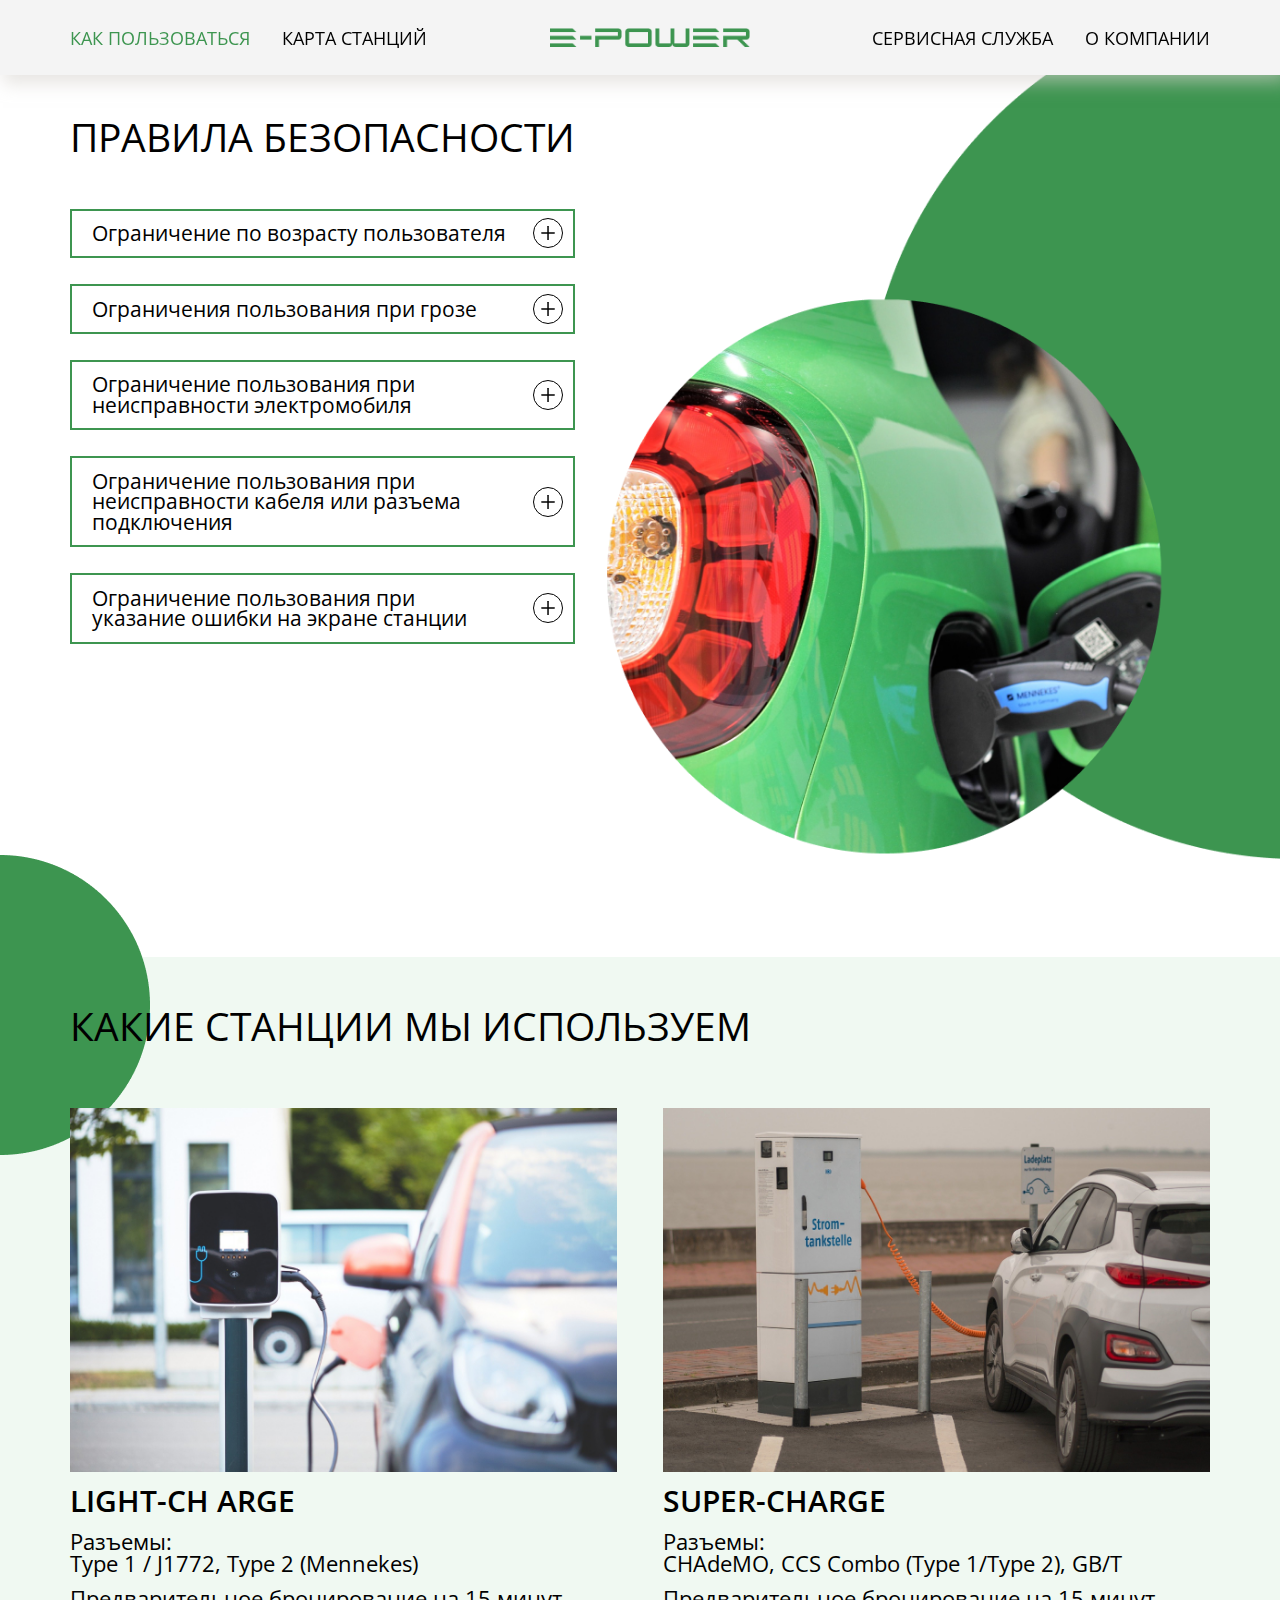
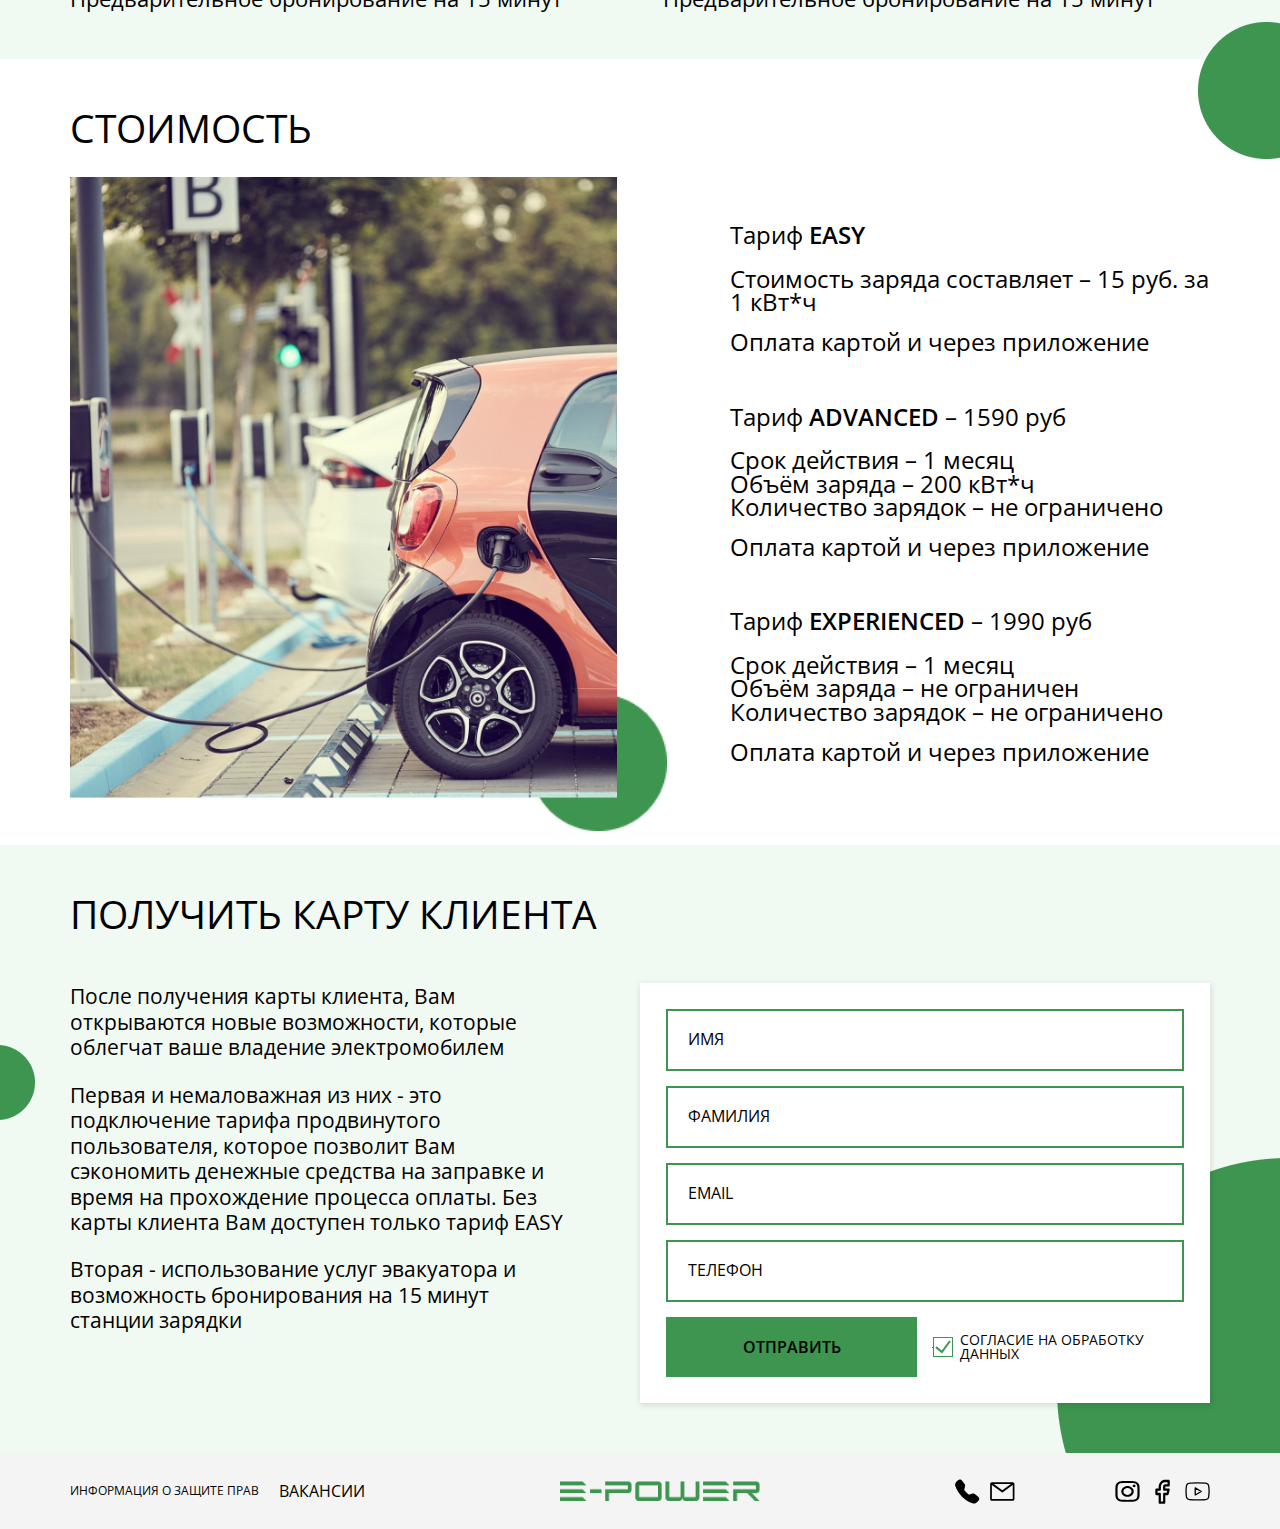
<file: src/app/regulations/regulations.html>
<!DOCTYPE html>
<html lang="ru">
  <head>
    <meta charset="UTF-8" />
    <meta name="viewport" content="width=device-width, initial-scale=1.0" />
    <title>E-power</title>
    <link rel="preconnect" href="https://fonts.googleapis.com" />
    <link rel="preconnect" href="https://fonts.gstatic.com" crossorigin />
    <link
      href="https://fonts.googleapis.com/css2?family=Darker+Grotesque:wght@400;500;600&family=Josefin+Sans&family=Open+Sans:wght@400;600&display=swap"
      rel="stylesheet"
    />
    <link rel="stylesheet" href="../../../style.css" />
    <link rel="stylesheet" href="regulations.css" />
  </head>
  <body class="page">
    <header class="page-header">
      <div class="container">
        <nav class="page-header__menu mainmenu">
          <a class="logo-mobile" href="../../../index.html">
            <img src="../../../images/E-power__logo.png" alt="logo" />
          </a>
          <ul class="mainmenu__list">
            <li class="mainmenu__item mainmenu__item_current-page">
              <a href="regulations.html">КАК ПОЛЬЗОВАТЬСЯ</a>
            </li>
            <li class="mainmenu__item">
              <a href="../map/map.html">КАРТА СТАНЦИЙ</a>
            </li>
            <li class="mainmenu__item logo">
              <a href="../../../index.html">
                <img src="../../../images/E-power__logo.png" alt="logo" />
              </a>
            </li>
            <li class="mainmenu__item">
              <a href="../service-page/service.html">СЕРВИСНАЯ СЛУЖБА</a>
            </li>
            <li class="mainmenu__item">
              <a href="../about/about.html">О КОМПАНИИ</a>
            </li>
          </ul>
          <div class="header__burger" onclick="toggelClass()">
            <span></span>
          </div>
        </nav>
      </div>
    </header>
    <main class="page-main">
      <section class="page-section__safety-regulations">
        <div class="container df-ai-start page-section__safety-regulations-mobile-container">
          <div class="page-section__safety-regulations-accordion-img-mobile">
            <img
              src="../../../images/regulations/regulations-accordion-img-two.png"
              alt=""
            />
          </div>
          <div class="page-section__safety-regulations-title-accordion">
            <h2 class="page-section__safety-regulations-title">
              ПРАВИЛА БЕЗОПАСНОСТИ
            </h2>
            <div class="page-section__safety-regulations-accordion">
              <div class="page-section__safety-regulations-accordion-element">
                <div
                  class="
                    page-section__safety-regulations-accordion-element-title-open-close-icon
                    df-sb
                  "
                  onclick="this.parentElement.classList.toggle('is-open')"
                >
                  <h3
                    class="
                      page-section__safety-regulations-accordion-element-title
                    "
                  >
                    Ограничение по возрасту пользователя
                  </h3>
                  <button
                    class="
                      open-close-btn
                      page-section__safety-regulations-btn
                      df-center
                    "
                  >
                    <svg
                      width="20"
                      height="20"
                      viewBox="0 0 20 20"
                      fill="none"
                      xmlns="http://www.w3.org/2000/svg"
                    >
                      <path
                        d="M9.44482 2.96875H10.6167C10.7209 2.96875 10.7729 3.02083 10.7729 3.125V16.875C10.7729 16.9792 10.7209 17.0312 10.6167 17.0312H9.44482C9.34066 17.0312 9.28857 16.9792 9.28857 16.875V3.125C9.28857 3.02083 9.34066 2.96875 9.44482 2.96875Z"
                        fill="black"
                      />
                      <path
                        d="M3.46826 9.25781H16.5933C16.6974 9.25781 16.7495 9.3099 16.7495 9.41406V10.5859C16.7495 10.6901 16.6974 10.7422 16.5933 10.7422H3.46826C3.3641 10.7422 3.31201 10.6901 3.31201 10.5859V9.41406C3.31201 9.3099 3.3641 9.25781 3.46826 9.25781Z"
                        fill="black"
                      />
                    </svg>
                  </button>
                </div>
                <div
                  class="
                    page-section__safety-regulations-accordion-element-text
                  "
                >
                  <p>
                    В связи с политикой нашей организации, станцией могут
                    пользоваться лица старше 18 лет. Во избежание получения
                    увечий и травм, связанных с поражением электрическим током,
                    следует ограничить доступ детям к станции электрозарядки. Не
                    прибегайте к помощи лиц младше 18 лет
                  </p>
                </div>
              </div>
              <div class="page-section__safety-regulations-accordion-element">
                <div
                  class="
                    page-section__safety-regulations-accordion-element-title-open-close-icon
                    df-sb
                  "
                  onclick="this.parentElement.classList.toggle('is-open')"
                >
                  <h3
                    class="
                      page-section__safety-regulations-accordion-element-title
                    "
                  >
                    Ограничения пользования при грозе
                  </h3>
                  <button
                    class="
                      open-close-btn
                      page-section__safety-regulations-btn
                      df-center
                    "
                  >
                    <svg
                      width="20"
                      height="20"
                      viewBox="0 0 20 20"
                      fill="none"
                      xmlns="http://www.w3.org/2000/svg"
                    >
                      <path
                        d="M9.44482 2.96875H10.6167C10.7209 2.96875 10.7729 3.02083 10.7729 3.125V16.875C10.7729 16.9792 10.7209 17.0312 10.6167 17.0312H9.44482C9.34066 17.0312 9.28857 16.9792 9.28857 16.875V3.125C9.28857 3.02083 9.34066 2.96875 9.44482 2.96875Z"
                        fill="black"
                      />
                      <path
                        d="M3.46826 9.25781H16.5933C16.6974 9.25781 16.7495 9.3099 16.7495 9.41406V10.5859C16.7495 10.6901 16.6974 10.7422 16.5933 10.7422H3.46826C3.3641 10.7422 3.31201 10.6901 3.31201 10.5859V9.41406C3.31201 9.3099 3.3641 9.25781 3.46826 9.25781Z"
                        fill="black"
                      />
                    </svg>
                  </button>
                </div>
                <div
                  class="
                    page-section__safety-regulations-accordion-element-text
                  "
                >
                  <p>
                    В период грозы зарядка не рекомендуется по причине
                    возможного скачка напряжения, что может привести к
                    повреждению батареи вашего электромобиля
                  </p>
                </div>
              </div>
              <div class="page-section__safety-regulations-accordion-element">
                <div
                  class="
                    page-section__safety-regulations-accordion-element-title-open-close-icon
                    df-sb
                  "
                  onclick="this.parentElement.classList.toggle('is-open')"
                >
                  <h3
                    class="
                      page-section__safety-regulations-accordion-element-title
                    "
                  >
                    Ограничение пользования при неисправности электромобиля
                  </h3>
                  <button
                    class="
                      open-close-btn
                      page-section__safety-regulations-btn
                      df-center
                    "
                  >
                    <svg
                      width="20"
                      height="20"
                      viewBox="0 0 20 20"
                      fill="none"
                      xmlns="http://www.w3.org/2000/svg"
                    >
                      <path
                        d="M9.44482 2.96875H10.6167C10.7209 2.96875 10.7729 3.02083 10.7729 3.125V16.875C10.7729 16.9792 10.7209 17.0312 10.6167 17.0312H9.44482C9.34066 17.0312 9.28857 16.9792 9.28857 16.875V3.125C9.28857 3.02083 9.34066 2.96875 9.44482 2.96875Z"
                        fill="black"
                      />
                      <path
                        d="M3.46826 9.25781H16.5933C16.6974 9.25781 16.7495 9.3099 16.7495 9.41406V10.5859C16.7495 10.6901 16.6974 10.7422 16.5933 10.7422H3.46826C3.3641 10.7422 3.31201 10.6901 3.31201 10.5859V9.41406C3.31201 9.3099 3.3641 9.25781 3.46826 9.25781Z"
                        fill="black"
                      />
                    </svg>
                  </button>
                </div>
                <div
                  class="
                    page-section__safety-regulations-accordion-element-text
                  "
                >
                  <p>
                    Зарядка неисправного электромобиля запрещена, в целях
                    избежания возгорания и дорогостоящего ремонта. Если ваше
                    авто неисправно, обратитесь в специализированный сервис или к
                    дилеру для устранения неполадок
                  </p>
                </div>
              </div>
              <div class="page-section__safety-regulations-accordion-element">
                <div
                  class="
                    page-section__safety-regulations-accordion-element-title-open-close-icon
                    df-sb
                  "
                  onclick="this.parentElement.classList.toggle('is-open')"
                >
                  <h3
                    class="
                      page-section__safety-regulations-accordion-element-title
                    "
                  >
                    Ограничение пользования при неисправности кабеля или разъема
                    подключения
                  </h3>
                  <button
                    class="
                      open-close-btn
                      page-section__safety-regulations-btn
                      df-center
                    "
                  >
                    <svg
                      width="20"
                      height="20"
                      viewBox="0 0 20 20"
                      fill="none"
                      xmlns="http://www.w3.org/2000/svg"
                    >
                      <path
                        d="M9.44482 2.96875H10.6167C10.7209 2.96875 10.7729 3.02083 10.7729 3.125V16.875C10.7729 16.9792 10.7209 17.0312 10.6167 17.0312H9.44482C9.34066 17.0312 9.28857 16.9792 9.28857 16.875V3.125C9.28857 3.02083 9.34066 2.96875 9.44482 2.96875Z"
                        fill="black"
                      />
                      <path
                        d="M3.46826 9.25781H16.5933C16.6974 9.25781 16.7495 9.3099 16.7495 9.41406V10.5859C16.7495 10.6901 16.6974 10.7422 16.5933 10.7422H3.46826C3.3641 10.7422 3.31201 10.6901 3.31201 10.5859V9.41406C3.31201 9.3099 3.3641 9.25781 3.46826 9.25781Z"
                        fill="black"
                      />
                    </svg>
                  </button>
                </div>
                <div
                  class="
                    page-section__safety-regulations-accordion-element-text
                  "
                >
                  <p>
                    При обнаружении неисправности кабеля или разъема сообщите в
                    сервисную службу для устранения неполадок. Использование
                    неисправных разъемов или разьемов с поврежденным кабелем
                    запрещено
                  </p>
                </div>
              </div>
              <div class="page-section__safety-regulations-accordion-element">
                <div
                  class="
                    page-section__safety-regulations-accordion-element-title-open-close-icon
                    df-sb
                  "
                  onclick="this.parentElement.classList.toggle('is-open')"
                >
                  <h3
                    class="
                      page-section__safety-regulations-accordion-element-title
                    "
                  >
                    Ограничение пользования при указание ошибки на экране
                    станции
                  </h3>
                  <button
                    class="
                      open-close-btn
                      page-section__safety-regulations-btn
                      df-center
                    "
                  >
                    <svg
                      width="20"
                      height="20"
                      viewBox="0 0 20 20"
                      fill="none"
                      xmlns="http://www.w3.org/2000/svg"
                    >
                      <path
                        d="M9.44482 2.96875H10.6167C10.7209 2.96875 10.7729 3.02083 10.7729 3.125V16.875C10.7729 16.9792 10.7209 17.0312 10.6167 17.0312H9.44482C9.34066 17.0312 9.28857 16.9792 9.28857 16.875V3.125C9.28857 3.02083 9.34066 2.96875 9.44482 2.96875Z"
                        fill="black"
                      />
                      <path
                        d="M3.46826 9.25781H16.5933C16.6974 9.25781 16.7495 9.3099 16.7495 9.41406V10.5859C16.7495 10.6901 16.6974 10.7422 16.5933 10.7422H3.46826C3.3641 10.7422 3.31201 10.6901 3.31201 10.5859V9.41406C3.31201 9.3099 3.3641 9.25781 3.46826 9.25781Z"
                        fill="black"
                      />
                    </svg>
                  </button>
                </div>
                <div
                  class="
                    page-section__safety-regulations-accordion-element-text
                  "
                >
                  <p>
                    Зарядка электромобиля при ошибке на дисплее станции
                    запрещена в целях безопасности Вас и вашего ТС
                  </p>
                </div>
              </div>
            </div>
          </div>
          <div class="page-section__safety-regulations-accordion-img">
            <img
              src="../../../images/regulations/regulations-accordion-img.png"
              alt=""
            />
          </div>
          <div class="page-section__safety-regulations-ellipse-one">
            <img
              src="../../../images/regulations/regulations-ellipse-one.png"
              alt=""
            />
          </div>
        </div>
      </section>
      <section class="page-section__type-stations">
        <div class="container type-stations-position">
          <h2 class="page-section__type-stations-title">
            КАКИЕ СТАНЦИИ МЫ ИСПОЛЬЗУЕМ
          </h2>
          <ul class="page-section__type-stations-list df-ai-start">
            <li class="page-section__type-stations-item">
              <div class="page-section__type-stations-img">
                <img
                  src="../../../images/regulations/type-station-one.png"
                  alt=""
                />
              </div>
              <h3 class="page-section__type-stations-item-title">
                LIGHT-CH ARGE
              </h3>
              <p class="page-section__type-stations-description">
                Разъемы:<br />Type 1 / J1772, Type 2 (Mennekes)
              </p>
              <p class="page-section__type-stations-reservation">
                Предварительное бронирование на 15 минут
              </p>
            </li>
            <li class="page-section__type-stations-item">
              <div class="page-section__type-stations-img">
                <img
                  src="../../../images/regulations/type-station-two.png"
                  alt=""
                />
              </div>
              <h3 class="page-section__type-stations-item-title">
                SUPER-CHARGE
              </h3>
              <p class="page-section__type-stations-description">
                Разъемы:<br />CHAdeMO, CCS Combo (Type 1/Type 2), GB/T
              </p>
              <p class="page-section__type-stations-reservation">
                Предварительное бронирование на 15 минут
              </p>
            </li>
          </ul>
          <div class="page-section__type-stations-ellipse-two">
            <img
              src="../../../images/regulations/type-stations-ellipse-two.png"
              alt=""
            />
          </div>
        </div>
      </section>
      <section class="page-section__price">
        <div class="container">
          <h2 class="page-section__price-title">СТОИМОСТЬ</h2>
          <div class="page-section__price-img-list df-sb">
            <div class="page-section__price-img">
              <img class="page-section__price-img-main-img" src="../../../images/regulations/price-img.png" alt="" />
              <img class="page-section__price-img-ellipse" src="../../../images/regulations/price-ellipse.png" alt="">
            </div>
            <ul class="page-section__price-list">
              <li class="page-section__price-item">
                <h3 class="page-section__price-item-title">Тариф <span>EASY</span></h3>
                <p class="page-section__price-item-description">Стоимость заряда составляет – 15 руб. за 1 кВт*ч</p>
                <p>Оплата картой и через приложение</p>
              </li>
              <li class="page-section__price-item">
                <h3 class="page-section__price-item-title">Тариф <span>ADVANCED</span>  – 1590 руб</h3>
                <p>Срок действия – 1 месяц</p>
                <p>Объём заряда – 200 кВт*ч</p>
                <p>Количество зарядок – не ограничено</p>
                <p>Оплата картой и через приложение</p>
              </li>
              <li class="page-section__price-item">
                <h3 class="page-section__price-item-title">Тариф <span>EXPERIENCED</span>  – 1990 руб</h3>
                <p>Cрок действия – 1 месяц</p>
                <p>Объём заряда – не ограничен</p>
                <p>Количество зарядок – не ограничено</p>
                <p>Оплата картой и через приложение</p>
              </li>
            </ul>
          </div>
        </div>
      </section>
      <section class="page-section__client-card">
        <div class="container client-card-position">
          <h2 class="page-section__client-card-title">ПОЛУЧИТЬ КАРТУ КЛИЕНТА</h2>
          <div class="page-section__client-card-text-form df-ai-start">
            <div class="page-section__client-card-ellipse-one">
              <img
                src="../../../images/regulations/client-card-ellipse-one.png"
                alt=""
              />
            </div>
            <div class="page-section__client-card-text">
              <p>После получения карты клиента, Вам открываются новые возможности, которые облегчат ваше владение электромобилем</p>
              <p>Первая и немаловажная из них - это подключение тарифа продвинутого пользователя, которое позволит Вам сэкономить денежные средства на заправке и время на прохождение процесса оплаты. Без карты клиента Вам доступен только тариф EASY</p>
              <p>
                Вторая - использование услуг эвакуатора и возможность бронирования на 15 минут станции зарядки</p>
            </div>
            <form class="form">
              <div class="contact-form__field df-jc-start">
                <input class="input-field" type="text" placeholder="ИМЯ">
              </div>
              <div class="contact-form__field df-jc-start">
                <input class="input-field" type="text" placeholder="ФАМИЛИЯ">
              </div>
              <div class="contact-form__field df-jc-start">
                <input class="input-field" type="email" placeholder="EMAIL">
              </div>
              <div class="contact-form__field df-jc-start">
                <input class="input-field" type="tel" placeholder="ТЕЛЕФОН">
              </div>
                <div class="contact-form__footer df-sb">
                    <button class="btn" type="submit">ОТПРАВИТЬ</button>
                    <label class="contact-form__terms checkbox df-sb">
                      <input type="checkbox" class="checkbox__input" checked>
                      <span class="checkbox__text">СОГЛАСИЕ НА ОБРАБОТКУ ДАННЫХ</span>
                    </label>
                </div>
            </form>
          </div>
          <div class="page-section__client-card-ellipse-two">
            <img
              src="../../../images/regulations/client-card-ellipse-two.png"
              alt=""
            />
          </div>
        </div>
      </section>
    </main> 
    <footer class="page-footer">
      <div class="container df-sb">
          <ul class="page-footer__information-list df-sb">
              <li class="page-footer__information-item page-footer__information-copyright">
                  <a href="#!">ИНФОРМАЦИЯ О ЗАЩИТЕ ПРАВ </a>
              </li>
              <li class="page-footer__information-item">
                  <a href="../vacancies/vacancies.html">ВАКАНСИИ</a>
              </li>
          </ul>
          <div class="logo">
              <a href="../../../index.html">
                  <img src="../../../images/E-power__logo.png" alt="logo">
              </a>
          </div>
          <div class="page-footer__logo-mobile logo-mobile">
              <a href="../../../index.html">
                  <img src="../../../images/E-power__logo.png" alt="logo">
              </a>
          </div>
          <div class="page-footer__feedback df-sb">
              <div class="page-footer__phone-email df-sb">
                  <a href="#!" class="page-footer__link">
                      <svg width="27" height="26" viewBox="0 0 27 26" fill="none" xmlns="http://www.w3.org/2000/svg">
                          <path fill-rule="evenodd" clip-rule="evenodd" d="M3.21385 0.829065C3.49861 0.545146 3.84056 0.324899 4.21702 0.182919C4.59349 0.0409389 4.99587 -0.0195318 5.39751 0.00551423C5.79915 0.0305602 6.19087 0.140551 6.54672 0.328197C6.90256 0.515844 7.21441 0.776861 7.46159 1.09395L10.3829 4.84137C10.9184 5.52878 11.1072 6.4242 10.8956 7.26924L10.0054 10.8281C9.95933 11.0125 9.96181 11.2056 10.0126 11.3887C10.0633 11.5717 10.1606 11.7386 10.295 11.8731L14.2938 15.8659C14.4286 16.0004 14.596 16.0977 14.7797 16.1484C14.9633 16.1991 15.157 16.2014 15.3419 16.1551L18.9045 15.2662C19.3221 15.162 19.758 15.1539 20.1792 15.2425C20.6005 15.3312 20.996 15.5144 21.3359 15.7781L25.0889 18.6935C26.4381 19.7417 26.5618 21.7324 25.3542 22.9366L23.6714 24.6169C22.467 25.8195 20.667 26.3476 18.9891 25.7577C14.6944 24.2489 10.7951 21.7939 7.5804 18.5749C4.35681 15.3654 1.8982 11.4724 0.386898 7.18473C-0.202252 5.5109 0.326681 3.71195 1.53102 2.50939L3.21385 0.829065Z" fill="black"/>
                          </svg>
                  </a>
                  <a href="#!" class="page-footer__link">
                      <svg width="35" height="26" viewBox="0 0 35 26" fill="none" xmlns="http://www.w3.org/2000/svg">
                          <path d="M31.8224 0H2.63403C1.98892 0 1.37024 0.273928 0.914084 0.761522C0.457926 1.24912 0.20166 1.91044 0.20166 2.6V23.4C0.20166 24.0896 0.457926 24.7509 0.914084 25.2385C1.37024 25.7261 1.98892 26 2.63403 26H31.8224C32.4675 26 33.0862 25.7261 33.5424 25.2385C33.9985 24.7509 34.2548 24.0896 34.2548 23.4V2.6C34.2548 1.91044 33.9985 1.24912 33.5424 0.761522C33.0862 0.273928 32.4675 0 31.8224 0ZM29.1468 2.6L17.2282 11.414L5.30963 2.6H29.1468ZM2.63403 23.4V3.783L16.535 14.066C16.7386 14.217 16.9804 14.2979 17.2282 14.2979C17.476 14.2979 17.7179 14.217 17.9214 14.066L31.8224 3.783V23.4H2.63403Z" fill="black"/>
                          </svg>
                  </a>
              </div>
              <div class="page-footer__social-network df-sb">
                  <a href="#!" class="page-footer__link">
                      <svg width="31" height="26" viewBox="0 0 31 26" fill="none" xmlns="http://www.w3.org/2000/svg">
                          <path fill-rule="evenodd" clip-rule="evenodd" d="M9.30332 0.0773247C10.9054 0.014059 11.4162 0 15.4971 0C19.578 0 20.0888 0.0152306 21.6895 0.0773247C23.2901 0.139419 24.3827 0.358505 25.3388 0.676005C26.3399 1.00053 27.2481 1.50783 27.9993 2.16392C28.7641 2.80712 29.3541 3.58505 29.7311 4.445C30.1026 5.26511 30.3566 6.20238 30.4304 7.57314C30.5041 8.94975 30.5205 9.38792 30.5205 12.8875C30.5205 16.3882 30.5028 16.8263 30.4304 18.2006C30.358 19.5714 30.1026 20.5086 29.7311 21.3287C29.3541 22.1888 28.7631 22.968 27.9993 23.6122C27.2481 24.2682 26.3399 24.7744 25.3388 25.0977C24.3827 25.4164 23.2901 25.6343 21.6922 25.6976C20.0888 25.7608 19.578 25.7749 15.4971 25.7749C11.4162 25.7749 10.9054 25.7597 9.30332 25.6976C7.70537 25.6355 6.61276 25.4164 5.65672 25.0977C4.65414 24.7743 3.74577 24.2674 2.99484 23.6122C2.23053 22.9686 1.63906 22.1897 1.26168 21.3299C0.891558 20.5098 0.637525 19.5725 0.563773 18.2018C0.490022 16.8252 0.473633 16.387 0.473633 12.8875C0.473633 9.38675 0.491388 8.94858 0.563773 7.57548C0.636159 6.20238 0.891558 5.26511 1.26168 4.445C1.63962 3.58515 2.23154 2.80632 2.9962 2.16275C3.74607 1.50725 4.65352 0.999883 5.65535 0.676005C6.61139 0.358505 7.704 0.14059 9.30195 0.0773247H9.30332ZM21.5679 2.39707C19.9836 2.33497 19.5083 2.32208 15.4971 2.32208C11.4858 2.32208 11.0105 2.33497 9.42624 2.39707C7.96077 2.45447 7.16589 2.66419 6.63597 2.8411C5.93534 3.07541 5.4341 3.35308 4.90828 3.80414C4.40983 4.22012 4.02624 4.72651 3.78562 5.2862C3.57939 5.74077 3.33491 6.42264 3.26799 7.67975C3.19561 9.03879 3.18058 9.4465 3.18058 12.8875C3.18058 16.3284 3.19561 16.7361 3.26799 18.0952C3.33491 19.3523 3.57939 20.0341 3.78562 20.4887C4.02599 21.0476 4.40977 21.5548 4.90828 21.9708C5.39313 22.3984 5.9845 22.7276 6.63597 22.9338C7.16589 23.1107 7.96077 23.3204 9.42624 23.3778C11.0105 23.4399 11.4844 23.4528 15.4971 23.4528C19.5097 23.4528 19.9836 23.4399 21.5679 23.3778C23.0334 23.3204 23.8282 23.1107 24.3582 22.9338C25.0588 22.6995 25.56 22.4218 26.0859 21.9708C26.5844 21.5548 26.9681 21.0476 27.2085 20.4887C27.4148 20.0341 27.6592 19.3523 27.7261 18.0952C27.7985 16.7361 27.8136 16.3284 27.8136 12.8875C27.8136 9.4465 27.7985 9.03879 27.7261 7.67975C27.6592 6.42264 27.4148 5.74077 27.2085 5.2862C26.9354 4.68517 26.6117 4.2552 26.0859 3.80414C25.6009 3.3766 25.0106 3.04754 24.3582 2.8411C23.8282 2.66419 23.0334 2.45447 21.5679 2.39707ZM13.5782 16.8603C14.6498 17.243 15.8431 17.2946 16.9542 17.0064C18.0654 16.7182 19.0254 16.108 19.6703 15.2801C20.3153 14.4522 20.6051 13.4579 20.4904 12.467C20.3756 11.4761 19.8634 10.5501 19.0412 9.84718C18.5171 9.39785 17.8834 9.0538 17.1856 8.83979C16.4879 8.62578 15.7435 8.54715 15.0061 8.60954C14.2686 8.67193 13.5565 8.8738 12.921 9.20062C12.2854 9.52744 11.7422 9.97107 11.3305 10.4996C10.9188 11.0281 10.6489 11.6283 10.54 12.2571C10.4312 12.8858 10.4863 13.5275 10.7012 14.1358C10.9162 14.7441 11.2857 15.304 11.7832 15.7751C12.2806 16.2462 12.8937 16.6168 13.5782 16.8603ZM10.0367 8.20345C10.7538 7.58834 11.6051 7.1004 12.542 6.76751C13.4788 6.43461 14.483 6.26327 15.4971 6.26327C16.5111 6.26327 17.5153 6.43461 18.4522 6.76751C19.3891 7.1004 20.2403 7.58834 20.9574 8.20345C21.6745 8.81856 22.2433 9.54881 22.6313 10.3525C23.0194 11.1562 23.2192 12.0176 23.2192 12.8875C23.2192 13.7574 23.0194 14.6187 22.6313 15.4224C22.2433 16.2261 21.6745 16.9563 20.9574 17.5715C19.5092 18.8137 17.5451 19.5116 15.4971 19.5116C13.449 19.5116 11.4849 18.8137 10.0367 17.5715C8.58856 16.3292 7.77499 14.6443 7.77499 12.8875C7.77499 11.1306 8.58856 9.44572 10.0367 8.20345ZM24.9318 7.24978C25.1095 7.10599 25.2517 6.93308 25.3501 6.74128C25.4485 6.54948 25.5011 6.3427 25.5046 6.13317C25.5082 5.92365 25.4627 5.71564 25.3709 5.52146C25.279 5.32729 25.1427 5.15089 24.97 5.00272C24.7972 4.85455 24.5916 4.73761 24.3653 4.65883C24.1389 4.58006 23.8964 4.54104 23.6522 4.5441C23.4079 4.54715 23.1669 4.59221 22.9433 4.67662C22.7197 4.76102 22.5181 4.88305 22.3505 5.03548C22.0245 5.33192 21.846 5.72569 21.8529 6.13317C21.8599 6.54066 22.0516 6.92979 22.3876 7.21796C22.7235 7.50613 23.1771 7.67064 23.6522 7.67659C24.1272 7.68253 24.5862 7.52942 24.9318 7.24978Z" fill="black"/>
                          </svg>
                  </a>
                  <a href="#!" class="page-footer__link">
                      <svg width="16" height="26" viewBox="0 0 16 26" fill="none" xmlns="http://www.w3.org/2000/svg">
                          <path d="M9.78133 25.7749H5.15873C4.85223 25.7749 4.55829 25.6437 4.34156 25.4101C4.12484 25.1765 4.00308 24.8597 4.00308 24.5294V16.8075H1.69178C1.38528 16.8075 1.09134 16.6763 0.874615 16.4427C0.657889 16.2091 0.536133 15.8923 0.536133 15.562V11.0783C0.536133 10.748 0.657889 10.4312 0.874615 10.1976C1.09134 9.96404 1.38528 9.83282 1.69178 9.83282H4.00308V7.71551C4.08409 5.81785 4.85898 4.03195 6.15833 2.74829C7.45769 1.46464 9.17579 0.787669 10.937 0.8654H14.4039C14.7104 0.8654 15.0044 0.996619 15.2211 1.23019C15.4378 1.46376 15.5596 1.78055 15.5596 2.11087V6.59459C15.5596 6.92491 15.4378 7.2417 15.2211 7.47527C15.0044 7.70884 14.7104 7.84006 14.4039 7.84006H10.937V9.83282H14.4039C14.5824 9.83136 14.7587 9.87446 14.9191 9.95873C15.0795 10.043 15.2196 10.1662 15.3284 10.3186C15.4361 10.4732 15.5088 10.6528 15.5409 10.843C15.573 11.0333 15.5636 11.229 15.5133 11.4146L14.3577 15.8983C14.2878 16.1677 14.1358 16.4039 13.9261 16.5688C13.7165 16.7337 13.4614 16.8178 13.202 16.8075H10.937V24.5294C10.937 24.8597 10.8152 25.1765 10.5985 25.4101C10.3818 25.6437 10.0878 25.7749 9.78133 25.7749ZM6.31438 23.284H8.62568V15.562C8.62568 15.2317 8.74743 14.9149 8.96416 14.6813C9.18088 14.4478 9.47483 14.3165 9.78133 14.3165H12.37L12.8785 12.3238H9.78133C9.47483 12.3238 9.18088 12.1926 8.96416 11.959C8.74743 11.7254 8.62568 11.4086 8.62568 11.0783V7.71551C8.65535 7.0767 8.9119 6.47466 9.34218 6.03412C9.77246 5.59358 10.3435 5.34831 10.937 5.34911H13.2483V3.35635H10.937C9.7892 3.28099 8.66014 3.6964 7.79474 4.51248C6.92935 5.32856 6.39743 6.47946 6.31438 7.71551V11.0783C6.31438 11.4086 6.19262 11.7254 5.9759 11.959C5.75917 12.1926 5.46523 12.3238 5.15873 12.3238H2.84743V14.3165H5.15873C5.46523 14.3165 5.75917 14.4478 5.9759 14.6813C6.19262 14.9149 6.31438 15.2317 6.31438 15.562V23.284Z" fill="black"/>
                          </svg>
                  </a>
                  <a href="#!" class="page-footer__link">
                      <svg width="38" height="28" viewBox="0 0 38 28" fill="none" xmlns="http://www.w3.org/2000/svg">
                          <path d="M35.8961 5.03462C35.7068 4.24339 35.3213 3.51842 34.7786 2.93296C34.2359 2.3475 33.5551 1.92227 32.805 1.70022C30.0645 1 19.1025 1 19.1025 1C19.1025 1 8.14055 1 5.40006 1.76691C4.65 1.98896 3.96922 2.41419 3.42649 2.99965C2.88376 3.58511 2.4983 4.31007 2.30903 5.10131C1.80748 8.0115 1.56214 10.9637 1.57611 13.9208C1.55823 16.9002 1.80358 19.8749 2.30903 22.807C2.51769 23.5736 2.91179 24.271 3.45326 24.8317C3.99472 25.3925 4.66525 25.7976 5.40006 26.008C8.14055 26.7749 19.1025 26.7749 19.1025 26.7749C19.1025 26.7749 30.0645 26.7749 32.805 26.008C33.5551 25.7859 34.2359 25.3607 34.7786 24.7753C35.3213 24.1898 35.7068 23.4648 35.8961 22.6736C36.3937 19.7853 36.6391 16.8556 36.629 13.9208C36.6469 10.9414 36.4015 7.96672 35.8961 5.03462V5.03462Z" stroke="black" stroke-width="2" stroke-linecap="round" stroke-linejoin="round"/>
                          <path d="M15.5177 19.3721L24.6792 13.9204L15.5177 8.46875V19.3721Z" stroke="black" stroke-width="2" stroke-linecap="round" stroke-linejoin="round"/>
                          </svg>                            
                  </a>
              </div>
          </div>
      </div>
    </footer>
    <script src="../../../script.js"></script>
  </body>
</html>
</file>
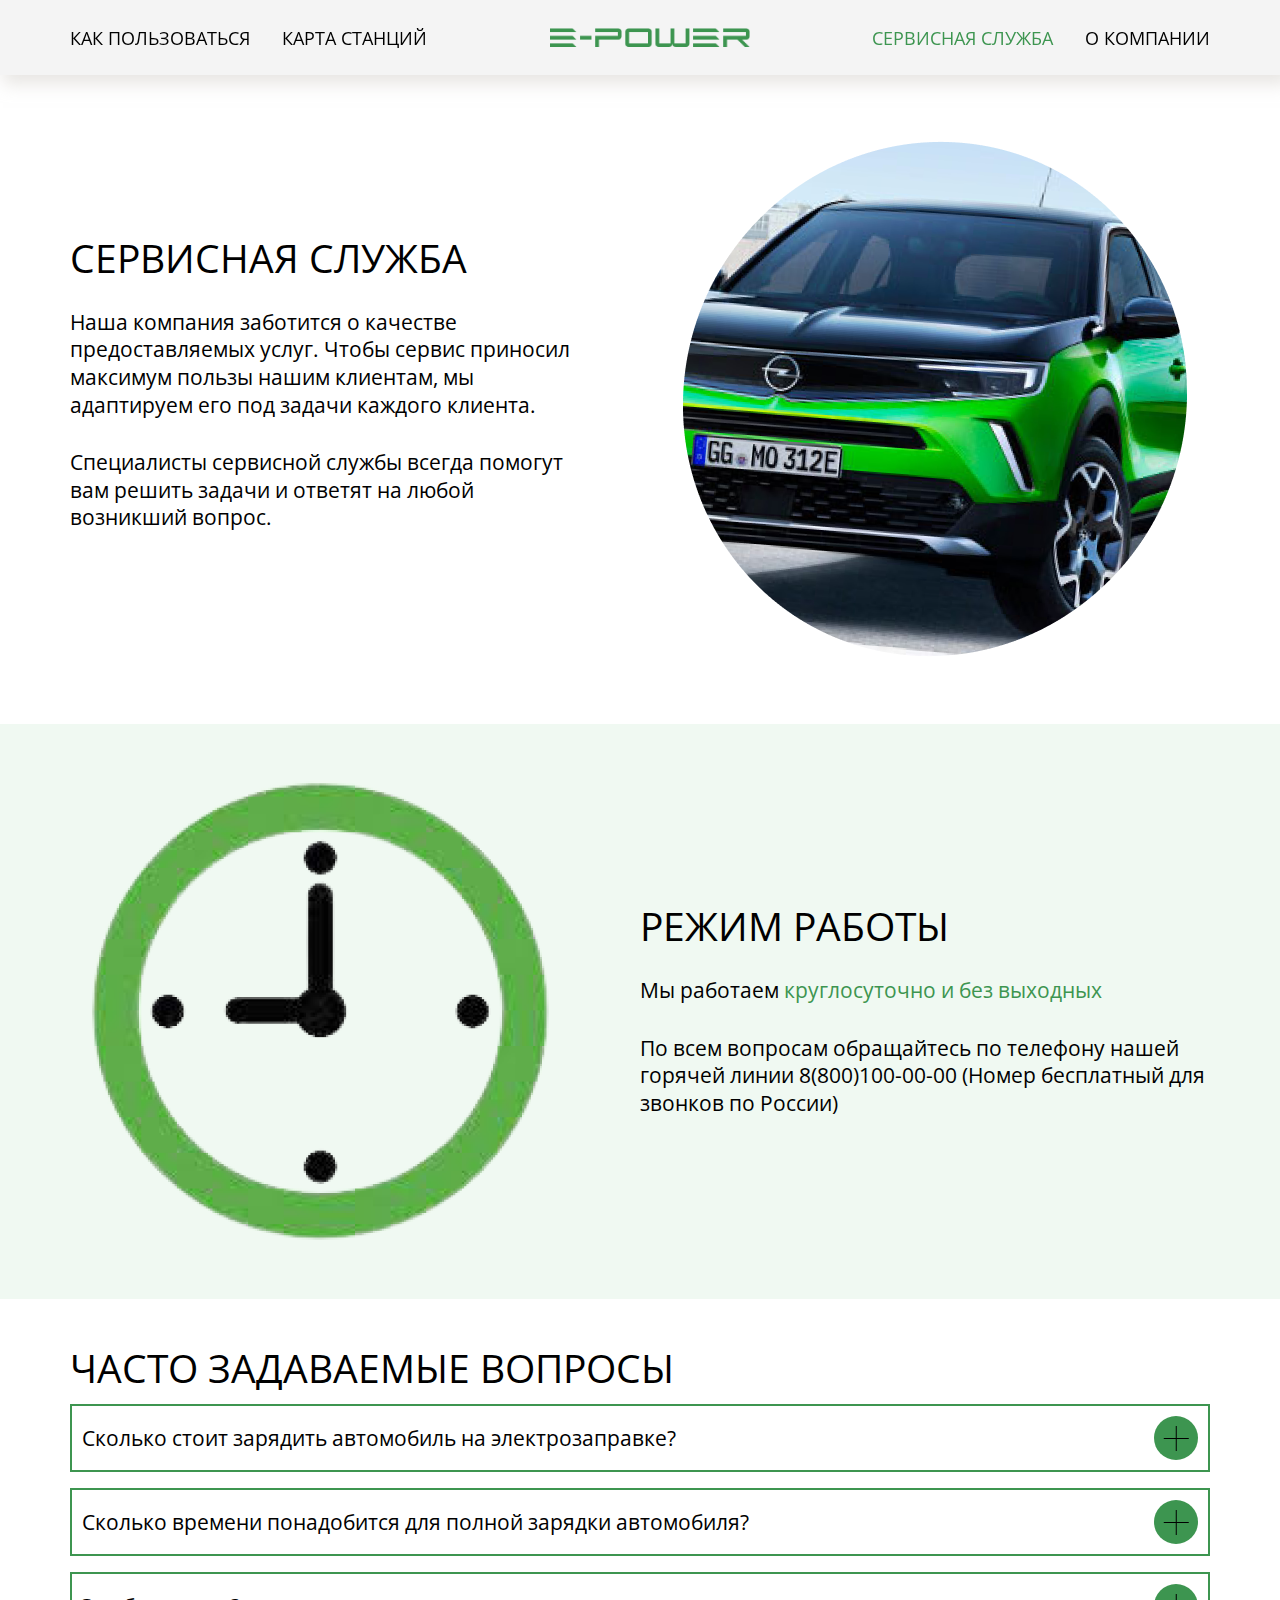
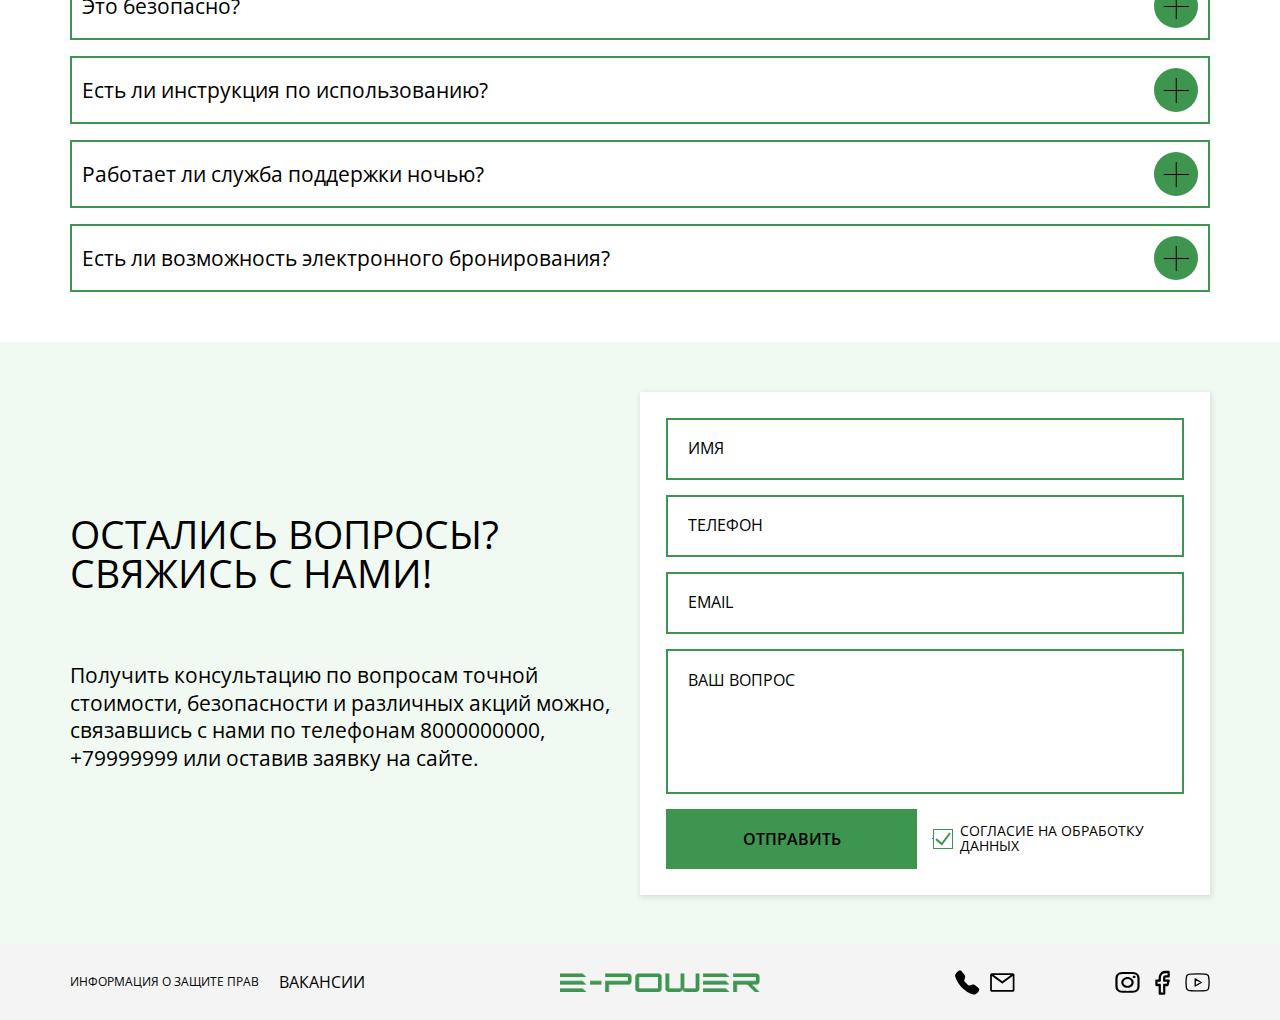
<file: src/app/service-page/service.html>
<!DOCTYPE html>
<html lang="ru">
<head>
    <meta charset="UTF-8" />
    <meta name="viewport" content="width=device-width, initial-scale=1.0" />
    <title>E-power</title>
    <link rel="preconnect" href="https://fonts.googleapis.com" />
    <link rel="preconnect" href="https://fonts.gstatic.com" crossorigin />
    <link
    href="https://fonts.googleapis.com/css2?family=Open+Sans:wght@400;600&display=swap"
    rel="stylesheet"
    />
    <link rel="stylesheet" href="../../../style.css">
    <link rel="stylesheet" href="service.css"/>
</head>
<body class="page">
  <header class="page-header">
    <div class="container">
      <nav class="page-header__menu mainmenu">
        <a class="logo-mobile" href="../../../index.html">
          <img src="../../../images/E-power__logo.png" alt="logo" />
        </a>
        <ul class="mainmenu__list">
          <li class="mainmenu__item">
            <a href="../regulations/regulations.html">КАК ПОЛЬЗОВАТЬСЯ</a>
          </li>
          <li class="mainmenu__item">
            <a href="../map/map.html">КАРТА СТАНЦИЙ</a>
          </li>
          <li class="mainmenu__item logo">
            <a href="../../../index.html">
              <img src="../../../images/E-power__logo.png" alt="logo" />
            </a>
          </li>
          <li class="mainmenu__item mainmenu__item_current-page">
            <a href="./service.html">СЕРВИСНАЯ СЛУЖБА</a>
          </li>
          <li class="mainmenu__item">
            <a href="../about/about.html">О КОМПАНИИ</a>
          </li>
        </ul>
        <div class="header__burger" onclick="toggelClass()">
          <span></span>
        </div>
      </nav>
    </div>
  </header>
  <main class="page-main">
    <section class="page-section__help-service">
          <div class="container df-sb page-section__help-service-container">
                <div class="page-section__help-service-title-text">
                    <h2 class="page-section__help-service-title" >СЕРВИCНАЯ СЛУЖБА</h2>
                    <div class="page-section__help-service-text">
                        <p>Наша компания  заботится о качестве предоставляемых услуг. 
                        Чтобы сервис приносил максимум пользы нашим клиентам, 
                        мы адаптируем его под задачи каждого клиента.</p>
                        <p>Специалисты сервисной службы всегда помогут вам решить задачи
                        и ответят на любой возникший вопрос.</p>
                    </div>
                </div>
                <div class="page-section__help-service-img">
                  <img src="../../../images/service-page/logocar.png" alt="">
                </div>
          </div> 
    </section>
    <section class="page-section__mode">
            <div class="container df-sb page-section__mode-container">
              <div class="page-section__mode-img">
                <img src="../../../images/service-page/watch-mode.png" alt="">
              </div>
                <div class="page-section__mode-title-text">
                    <h2 class="page-section__mode-title">РЕЖИМ РАБОТЫ</h2>
                    <div class="page-section__mode-text">
                      <p>Мы работаем<span> круглосуточно и без выходных</span></p>
                        <p>По всем вопросам обращайтесь по телефону нашей горячей линии <a href="tel:8(800)100-00-00">8(800)100-00-00 </a>(Номер бесплатный для звонков по России)</p>
                    </div>
                </div>
            </div>
    </section>
    <section class="page-section__faq">
          <div class="container">
            <h2 class="page-section__faq-title">ЧАСТО ЗАДАВАЕМЫЕ ВОПРОСЫ</h2>
            <ul class="page-section__faq-list">
                <li class="page-section__faq-item">
                  <div class="page-section__faq-item-title-open-close-icon df-sb" onclick="this.parentElement.classList.toggle('is-open')">
                    <h3 class="page-section__faq-item-title">Сколько стоит зарядить автомобиль на электрозаправке?</h3> 
                        <div class="page-section__faq-item-icon df-sb">
                            <svg width="44" height="44" viewBox="0 0 44 44" fill="none" xmlns="http://www.w3.org/2000/svg">
                            <circle cx="22" cy="22" r="22" fill="#3D9550"/>
                            <line x1="9.75513" y1="22.5" x2="34.7551" y2="22.5" stroke="black"/>
                            <line x1="22.2546" y1="35" x2="22.2546" y2="10" stroke="black"/>
                            </svg>
                    </div>
                  </div>
                    <div class="page-section__faq-item-text">
                      <p>Наша компания предлагает несколько видов тарифов. Более подробнее с тарифами можете ознакомиться в разделе <a href="#!"> КАК ПОЛЬЗОВАТЬСЯ</a> </p>
                    </div>
                </li>
                <li class="page-section__faq-item">
                    <div class="page-section__faq-item-title-open-close-icon df-sb" onclick="this.parentElement.classList.toggle('is-open')">
                      <h3 class="page-section__faq-item-title">Сколько времени понадобится для полной зарядки автомобиля?</h3> 
                          <div class="page-section__faq-item-icon df-sb">
                              <svg width="44" height="44" viewBox="0 0 44 44" fill="none" xmlns="http://www.w3.org/2000/svg">
                              <circle cx="22" cy="22" r="22" fill="#3D9550"/>
                              <line x1="9.75513" y1="22.5" x2="34.7551" y2="22.5" stroke="black"/>
                              <line x1="22.2546" y1="35" x2="22.2546" y2="10" stroke="black"/>
                              </svg>
                      </div>
                    </div>
                      <div class="page-section__faq-item-text">
                        <p>Здесь нет точного ответа, все зависит от встроенного зарядного устройства самого электромобиля, состояния аккумулятора, температуры, его остаточной емкости.</p>
                      </div>
                </li>
                <li class="page-section__faq-item">
                      <div class="page-section__faq-item-title-open-close-icon df-sb" onclick="this.parentElement.classList.toggle('is-open')">
                        <h3 class="page-section__faq-item-title">Это безопасно?</h3> 
                            <div class="page-section__faq-item-icon df-sb">
                                <svg width="44" height="44" viewBox="0 0 44 44" fill="none" xmlns="http://www.w3.org/2000/svg">
                                <circle cx="22" cy="22" r="22" fill="#3D9550"/>
                                <line x1="9.75513" y1="22.5" x2="34.7551" y2="22.5" stroke="black"/>
                                <line x1="22.2546" y1="35" x2="22.2546" y2="10" stroke="black"/>
                                </svg>
                        </div>
                      </div>
                        <div class="page-section__faq-item-text">
                          <p>Да.Мы придерживаемся ответственного подхода к ведению своей деятельности, уделяя особое внимание безопасности своих клиентов , а также защите окружающей среды.</p>
                        </div>
                </li>
                <li class="page-section__faq-item">
                        <div class="page-section__faq-item-title-open-close-icon df-sb" onclick="this.parentElement.classList.toggle('is-open')">
                          <h3 class="page-section__faq-item-title">Есть ли инструкция по использованию?</h3> 
                              <div class="page-section__faq-item-icon df-sb">
                                  <svg width="44" height="44" viewBox="0 0 44 44" fill="none" xmlns="http://www.w3.org/2000/svg">
                                  <circle cx="22" cy="22" r="22" fill="#3D9550"/>
                                  <line x1="9.75513" y1="22.5" x2="34.7551" y2="22.5" stroke="black"/>
                                  <line x1="22.2546" y1="35" x2="22.2546" y2="10" stroke="black"/>
                                  </svg>
                          </div>
                        </div>
                          <div class="page-section__faq-item-text">
                            <p>На каждой станции имеется подробная инструкция по использованию или можете изучить на нашем сайте на <a href="../../../index.html">ГЛАВНОЙ СТРАНИЦЕ</a></p>
                          </div>
                </li>
                <li class="page-section__faq-item">
                          <div class="page-section__faq-item-title-open-close-icon df-sb" onclick="this.parentElement.classList.toggle('is-open')">
                            <h3 class="page-section__faq-item-title">Работает ли служба поддержки ночью?</h3> 
                                <div class="page-section__faq-item-icon df-sb">
                                    <svg width="44" height="44" viewBox="0 0 44 44" fill="none" xmlns="http://www.w3.org/2000/svg">
                                    <circle cx="22" cy="22" r="22" fill="#3D9550"/>
                                    <line x1="9.75513" y1="22.5" x2="34.7551" y2="22.5" stroke="black"/>
                                    <line x1="22.2546" y1="35" x2="22.2546" y2="10" stroke="black"/>
                                    </svg>
                            </div>
                          </div>
                            <div class="page-section__faq-item-text">
                              <p>Да.Мы работаем для вас круглосуточно и без выходных.</p>
                            </div>
                </li>
                <li class="page-section__faq-item">
                            <div class="page-section__faq-item-title-open-close-icon df-sb" onclick="this.parentElement.classList.toggle('is-open')">
                              <h3 class="page-section__faq-item-title">Есть ли возможность электронного бронирования?</h3> 
                                  <div class="page-section__faq-item-icon df-sb">
                                      <svg width="44" height="44" viewBox="0 0 44 44" fill="none" xmlns="http://www.w3.org/2000/svg">
                                      <circle cx="22" cy="22" r="22" fill="#3D9550"/>
                                      <line x1="9.75513" y1="22.5" x2="34.7551" y2="22.5" stroke="black"/>
                                      <line x1="22.2546" y1="35" x2="22.2546" y2="10" stroke="black"/>
                                      </svg>
                              </div>
                            </div>
                              <div class="page-section__faq-item-text">
                                <p>Да.Можно забронировать связавшись с нами по телефону <a href="tel:8000000000"> 8000000000</a>. Бронь действует 15 минут.</p>
                              </div>
                </li>
            </ul>
          </div>
    </section>
    <section class="page-section__feedback">   
            <div class="container page-section__feedback-container">
                <div class="page-section__feedback-contact-form df-sb">
                    <div class="page-section__feedback-contact"> 
                        <h2 class="page-section__feedback-contact-title">ОСТАЛИСЬ ВОПРОСЫ? СВЯЖИСЬ С НАМИ!</h2>
                        <p class="page-section__feedback-contact-text">
                            Получить консультацию по вопросам  точной стоимости, 
                            безопасности и различных акций  можно, 
                            связавшись с нами по телефонам
                            <a class="page-section__feedback-contact-text-linck" href="tel:8000000000">8000000000</a>, <a class="page-section__feedback-contact-text-linck" href="tel:+79999999">+79999999</a>
                            или оставив заявку на сайте.</p>
                    </div>
                    <form class="form form-service">
                      <div class="contact-form__field df-jc-start">
                        <input class="input-field" type="text" placeholder="ИМЯ">
                      </div>
                      <div class="contact-form__field df-jc-start">
                        <input class="input-field" type="tel" placeholder="ТЕЛЕФОН">
                      </div>
                      <div class="contact-form__field df-jc-start">
                        <input class="input-field" type="email" placeholder="EMAIL">
                      </div>
                      <div class="contact-form__field df-jc-start">
                        <textarea class="input-field input-field-textarea" placeholder="ВАШ ВОПРОС"></textarea>
                      </div>
                        <div class="contact-form__footer df-sb">
                            <button class="btn" type="submit">ОТПРАВИТЬ</button>
                            <label class="contact-form__terms checkbox df-sb">
                              <input type="checkbox" class="checkbox__input" checked>
                              <span class="checkbox__text">СОГЛАСИЕ НА ОБРАБОТКУ ДАННЫХ</span>
                            </label>
                        </div>
                    </form>
                    </div>
                  </div>
    </section>
  </main>
  <footer class="page-footer">
      <div class="container df-sb">
          <ul class="page-footer__information-list df-sb">
              <li class="page-footer__information-item page-footer__information-copyright">
                  <a href="#!">ИНФОРМАЦИЯ О ЗАЩИТЕ ПРАВ </a>
              </li>
              <li class="page-footer__information-item">
                  <a href="src/app/vacancies/vacancies.html">ВАКАНСИИ</a>
              </li>
          </ul>
          <div class="logo">
              <a href="../../../index.html">
                  <img src="../../../images/E-power__logo.png" alt="logo">
              </a>
          </div>
          <div class="page-footer__logo-mobile logo-mobile">
              <a href="../../../index.html">
                  <img src="../../../images/E-power__logo.png" alt="logo">
              </a>
          </div>
          <div class="page-footer__feedback df-sb">
              <div class="page-footer__phone-email df-sb">
                  <a href="#!" class="page-footer__link">
                      <svg width="27" height="26" viewBox="0 0 27 26" fill="none" xmlns="http://www.w3.org/2000/svg">
                          <path fill-rule="evenodd" clip-rule="evenodd" d="M3.21385 0.829065C3.49861 0.545146 3.84056 0.324899 4.21702 0.182919C4.59349 0.0409389 4.99587 -0.0195318 5.39751 0.00551423C5.79915 0.0305602 6.19087 0.140551 6.54672 0.328197C6.90256 0.515844 7.21441 0.776861 7.46159 1.09395L10.3829 4.84137C10.9184 5.52878 11.1072 6.4242 10.8956 7.26924L10.0054 10.8281C9.95933 11.0125 9.96181 11.2056 10.0126 11.3887C10.0633 11.5717 10.1606 11.7386 10.295 11.8731L14.2938 15.8659C14.4286 16.0004 14.596 16.0977 14.7797 16.1484C14.9633 16.1991 15.157 16.2014 15.3419 16.1551L18.9045 15.2662C19.3221 15.162 19.758 15.1539 20.1792 15.2425C20.6005 15.3312 20.996 15.5144 21.3359 15.7781L25.0889 18.6935C26.4381 19.7417 26.5618 21.7324 25.3542 22.9366L23.6714 24.6169C22.467 25.8195 20.667 26.3476 18.9891 25.7577C14.6944 24.2489 10.7951 21.7939 7.5804 18.5749C4.35681 15.3654 1.8982 11.4724 0.386898 7.18473C-0.202252 5.5109 0.326681 3.71195 1.53102 2.50939L3.21385 0.829065Z" fill="black"/>
                          </svg>
                  </a>
                  <a href="#!" class="page-footer__link">
                      <svg width="35" height="26" viewBox="0 0 35 26" fill="none" xmlns="http://www.w3.org/2000/svg">
                          <path d="M31.8224 0H2.63403C1.98892 0 1.37024 0.273928 0.914084 0.761522C0.457926 1.24912 0.20166 1.91044 0.20166 2.6V23.4C0.20166 24.0896 0.457926 24.7509 0.914084 25.2385C1.37024 25.7261 1.98892 26 2.63403 26H31.8224C32.4675 26 33.0862 25.7261 33.5424 25.2385C33.9985 24.7509 34.2548 24.0896 34.2548 23.4V2.6C34.2548 1.91044 33.9985 1.24912 33.5424 0.761522C33.0862 0.273928 32.4675 0 31.8224 0ZM29.1468 2.6L17.2282 11.414L5.30963 2.6H29.1468ZM2.63403 23.4V3.783L16.535 14.066C16.7386 14.217 16.9804 14.2979 17.2282 14.2979C17.476 14.2979 17.7179 14.217 17.9214 14.066L31.8224 3.783V23.4H2.63403Z" fill="black"/>
                          </svg>
                  </a>
              </div>
              <div class="page-footer__social-network df-sb">
                  <a href="#!" class="page-footer__link">
                      <svg width="31" height="26" viewBox="0 0 31 26" fill="none" xmlns="http://www.w3.org/2000/svg">
                          <path fill-rule="evenodd" clip-rule="evenodd" d="M9.30332 0.0773247C10.9054 0.014059 11.4162 0 15.4971 0C19.578 0 20.0888 0.0152306 21.6895 0.0773247C23.2901 0.139419 24.3827 0.358505 25.3388 0.676005C26.3399 1.00053 27.2481 1.50783 27.9993 2.16392C28.7641 2.80712 29.3541 3.58505 29.7311 4.445C30.1026 5.26511 30.3566 6.20238 30.4304 7.57314C30.5041 8.94975 30.5205 9.38792 30.5205 12.8875C30.5205 16.3882 30.5028 16.8263 30.4304 18.2006C30.358 19.5714 30.1026 20.5086 29.7311 21.3287C29.3541 22.1888 28.7631 22.968 27.9993 23.6122C27.2481 24.2682 26.3399 24.7744 25.3388 25.0977C24.3827 25.4164 23.2901 25.6343 21.6922 25.6976C20.0888 25.7608 19.578 25.7749 15.4971 25.7749C11.4162 25.7749 10.9054 25.7597 9.30332 25.6976C7.70537 25.6355 6.61276 25.4164 5.65672 25.0977C4.65414 24.7743 3.74577 24.2674 2.99484 23.6122C2.23053 22.9686 1.63906 22.1897 1.26168 21.3299C0.891558 20.5098 0.637525 19.5725 0.563773 18.2018C0.490022 16.8252 0.473633 16.387 0.473633 12.8875C0.473633 9.38675 0.491388 8.94858 0.563773 7.57548C0.636159 6.20238 0.891558 5.26511 1.26168 4.445C1.63962 3.58515 2.23154 2.80632 2.9962 2.16275C3.74607 1.50725 4.65352 0.999883 5.65535 0.676005C6.61139 0.358505 7.704 0.14059 9.30195 0.0773247H9.30332ZM21.5679 2.39707C19.9836 2.33497 19.5083 2.32208 15.4971 2.32208C11.4858 2.32208 11.0105 2.33497 9.42624 2.39707C7.96077 2.45447 7.16589 2.66419 6.63597 2.8411C5.93534 3.07541 5.4341 3.35308 4.90828 3.80414C4.40983 4.22012 4.02624 4.72651 3.78562 5.2862C3.57939 5.74077 3.33491 6.42264 3.26799 7.67975C3.19561 9.03879 3.18058 9.4465 3.18058 12.8875C3.18058 16.3284 3.19561 16.7361 3.26799 18.0952C3.33491 19.3523 3.57939 20.0341 3.78562 20.4887C4.02599 21.0476 4.40977 21.5548 4.90828 21.9708C5.39313 22.3984 5.9845 22.7276 6.63597 22.9338C7.16589 23.1107 7.96077 23.3204 9.42624 23.3778C11.0105 23.4399 11.4844 23.4528 15.4971 23.4528C19.5097 23.4528 19.9836 23.4399 21.5679 23.3778C23.0334 23.3204 23.8282 23.1107 24.3582 22.9338C25.0588 22.6995 25.56 22.4218 26.0859 21.9708C26.5844 21.5548 26.9681 21.0476 27.2085 20.4887C27.4148 20.0341 27.6592 19.3523 27.7261 18.0952C27.7985 16.7361 27.8136 16.3284 27.8136 12.8875C27.8136 9.4465 27.7985 9.03879 27.7261 7.67975C27.6592 6.42264 27.4148 5.74077 27.2085 5.2862C26.9354 4.68517 26.6117 4.2552 26.0859 3.80414C25.6009 3.3766 25.0106 3.04754 24.3582 2.8411C23.8282 2.66419 23.0334 2.45447 21.5679 2.39707ZM13.5782 16.8603C14.6498 17.243 15.8431 17.2946 16.9542 17.0064C18.0654 16.7182 19.0254 16.108 19.6703 15.2801C20.3153 14.4522 20.6051 13.4579 20.4904 12.467C20.3756 11.4761 19.8634 10.5501 19.0412 9.84718C18.5171 9.39785 17.8834 9.0538 17.1856 8.83979C16.4879 8.62578 15.7435 8.54715 15.0061 8.60954C14.2686 8.67193 13.5565 8.8738 12.921 9.20062C12.2854 9.52744 11.7422 9.97107 11.3305 10.4996C10.9188 11.0281 10.6489 11.6283 10.54 12.2571C10.4312 12.8858 10.4863 13.5275 10.7012 14.1358C10.9162 14.7441 11.2857 15.304 11.7832 15.7751C12.2806 16.2462 12.8937 16.6168 13.5782 16.8603ZM10.0367 8.20345C10.7538 7.58834 11.6051 7.1004 12.542 6.76751C13.4788 6.43461 14.483 6.26327 15.4971 6.26327C16.5111 6.26327 17.5153 6.43461 18.4522 6.76751C19.3891 7.1004 20.2403 7.58834 20.9574 8.20345C21.6745 8.81856 22.2433 9.54881 22.6313 10.3525C23.0194 11.1562 23.2192 12.0176 23.2192 12.8875C23.2192 13.7574 23.0194 14.6187 22.6313 15.4224C22.2433 16.2261 21.6745 16.9563 20.9574 17.5715C19.5092 18.8137 17.5451 19.5116 15.4971 19.5116C13.449 19.5116 11.4849 18.8137 10.0367 17.5715C8.58856 16.3292 7.77499 14.6443 7.77499 12.8875C7.77499 11.1306 8.58856 9.44572 10.0367 8.20345ZM24.9318 7.24978C25.1095 7.10599 25.2517 6.93308 25.3501 6.74128C25.4485 6.54948 25.5011 6.3427 25.5046 6.13317C25.5082 5.92365 25.4627 5.71564 25.3709 5.52146C25.279 5.32729 25.1427 5.15089 24.97 5.00272C24.7972 4.85455 24.5916 4.73761 24.3653 4.65883C24.1389 4.58006 23.8964 4.54104 23.6522 4.5441C23.4079 4.54715 23.1669 4.59221 22.9433 4.67662C22.7197 4.76102 22.5181 4.88305 22.3505 5.03548C22.0245 5.33192 21.846 5.72569 21.8529 6.13317C21.8599 6.54066 22.0516 6.92979 22.3876 7.21796C22.7235 7.50613 23.1771 7.67064 23.6522 7.67659C24.1272 7.68253 24.5862 7.52942 24.9318 7.24978Z" fill="black"/>
                          </svg>
                  </a>
                  <a href="#!" class="page-footer__link">
                      <svg width="16" height="26" viewBox="0 0 16 26" fill="none" xmlns="http://www.w3.org/2000/svg">
                          <path d="M9.78133 25.7749H5.15873C4.85223 25.7749 4.55829 25.6437 4.34156 25.4101C4.12484 25.1765 4.00308 24.8597 4.00308 24.5294V16.8075H1.69178C1.38528 16.8075 1.09134 16.6763 0.874615 16.4427C0.657889 16.2091 0.536133 15.8923 0.536133 15.562V11.0783C0.536133 10.748 0.657889 10.4312 0.874615 10.1976C1.09134 9.96404 1.38528 9.83282 1.69178 9.83282H4.00308V7.71551C4.08409 5.81785 4.85898 4.03195 6.15833 2.74829C7.45769 1.46464 9.17579 0.787669 10.937 0.8654H14.4039C14.7104 0.8654 15.0044 0.996619 15.2211 1.23019C15.4378 1.46376 15.5596 1.78055 15.5596 2.11087V6.59459C15.5596 6.92491 15.4378 7.2417 15.2211 7.47527C15.0044 7.70884 14.7104 7.84006 14.4039 7.84006H10.937V9.83282H14.4039C14.5824 9.83136 14.7587 9.87446 14.9191 9.95873C15.0795 10.043 15.2196 10.1662 15.3284 10.3186C15.4361 10.4732 15.5088 10.6528 15.5409 10.843C15.573 11.0333 15.5636 11.229 15.5133 11.4146L14.3577 15.8983C14.2878 16.1677 14.1358 16.4039 13.9261 16.5688C13.7165 16.7337 13.4614 16.8178 13.202 16.8075H10.937V24.5294C10.937 24.8597 10.8152 25.1765 10.5985 25.4101C10.3818 25.6437 10.0878 25.7749 9.78133 25.7749ZM6.31438 23.284H8.62568V15.562C8.62568 15.2317 8.74743 14.9149 8.96416 14.6813C9.18088 14.4478 9.47483 14.3165 9.78133 14.3165H12.37L12.8785 12.3238H9.78133C9.47483 12.3238 9.18088 12.1926 8.96416 11.959C8.74743 11.7254 8.62568 11.4086 8.62568 11.0783V7.71551C8.65535 7.0767 8.9119 6.47466 9.34218 6.03412C9.77246 5.59358 10.3435 5.34831 10.937 5.34911H13.2483V3.35635H10.937C9.7892 3.28099 8.66014 3.6964 7.79474 4.51248C6.92935 5.32856 6.39743 6.47946 6.31438 7.71551V11.0783C6.31438 11.4086 6.19262 11.7254 5.9759 11.959C5.75917 12.1926 5.46523 12.3238 5.15873 12.3238H2.84743V14.3165H5.15873C5.46523 14.3165 5.75917 14.4478 5.9759 14.6813C6.19262 14.9149 6.31438 15.2317 6.31438 15.562V23.284Z" fill="black"/>
                          </svg>
                  </a>
                  <a href="#!" class="page-footer__link">
                      <svg width="38" height="28" viewBox="0 0 38 28" fill="none" xmlns="http://www.w3.org/2000/svg">
                          <path d="M35.8961 5.03462C35.7068 4.24339 35.3213 3.51842 34.7786 2.93296C34.2359 2.3475 33.5551 1.92227 32.805 1.70022C30.0645 1 19.1025 1 19.1025 1C19.1025 1 8.14055 1 5.40006 1.76691C4.65 1.98896 3.96922 2.41419 3.42649 2.99965C2.88376 3.58511 2.4983 4.31007 2.30903 5.10131C1.80748 8.0115 1.56214 10.9637 1.57611 13.9208C1.55823 16.9002 1.80358 19.8749 2.30903 22.807C2.51769 23.5736 2.91179 24.271 3.45326 24.8317C3.99472 25.3925 4.66525 25.7976 5.40006 26.008C8.14055 26.7749 19.1025 26.7749 19.1025 26.7749C19.1025 26.7749 30.0645 26.7749 32.805 26.008C33.5551 25.7859 34.2359 25.3607 34.7786 24.7753C35.3213 24.1898 35.7068 23.4648 35.8961 22.6736C36.3937 19.7853 36.6391 16.8556 36.629 13.9208C36.6469 10.9414 36.4015 7.96672 35.8961 5.03462V5.03462Z" stroke="black" stroke-width="2" stroke-linecap="round" stroke-linejoin="round"/>
                          <path d="M15.5177 19.3721L24.6792 13.9204L15.5177 8.46875V19.3721Z" stroke="black" stroke-width="2" stroke-linecap="round" stroke-linejoin="round"/>
                          </svg>                            
                  </a>
              </div>
          </div>
      </div>
  </footer>
<script src="../../../script.js"></script>
</body>
</html>
</file>
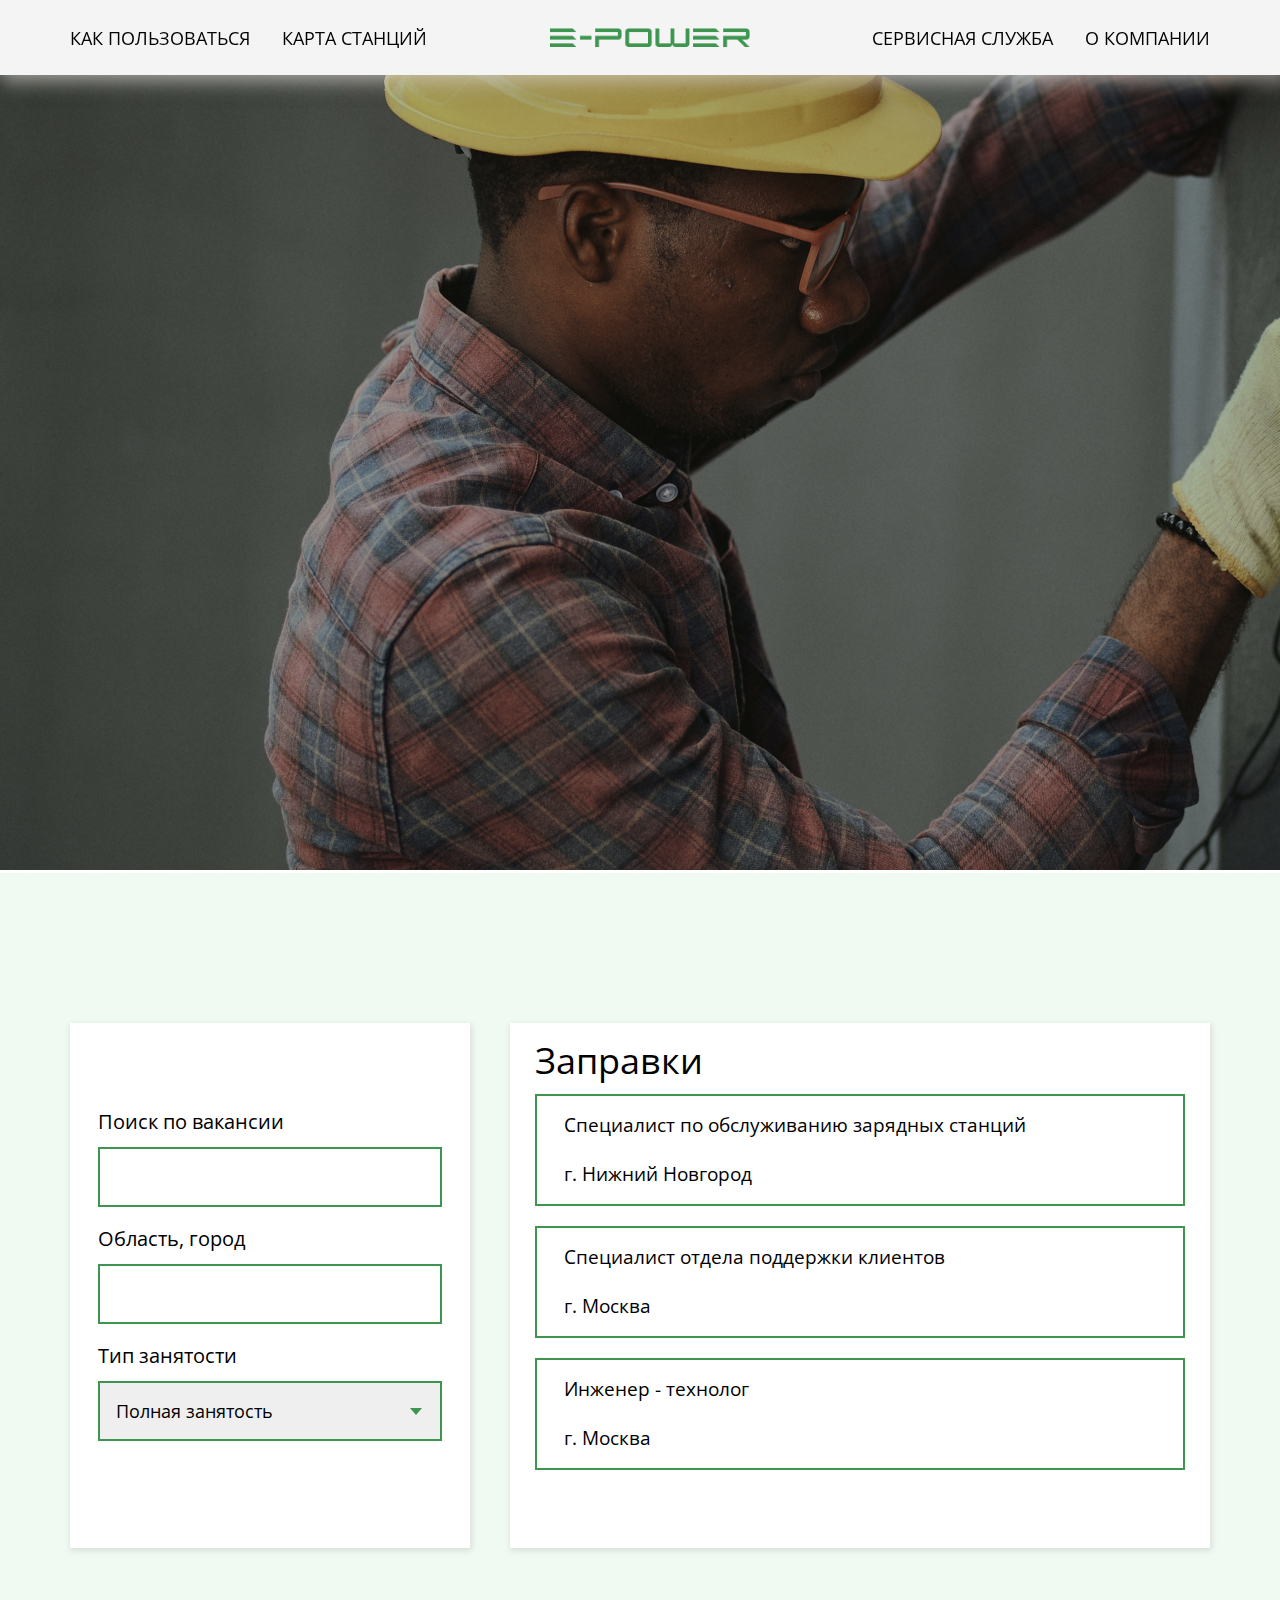
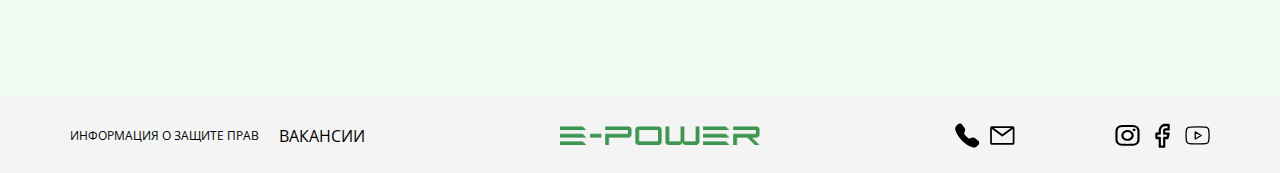
<file: src/app/vacancies/vacancies.html>
<!DOCTYPE html>
<html lang="en">
<head>
    <meta charset="UTF-8">
    <meta http-equiv="X-UA-Compatible" content="IE=edge">
    <meta name="viewport" content="width=device-width, initial-scale=1.0">
    <title>E-power</title>
    <link rel="preconnect" href="https://fonts.googleapis.com" />
    <link rel="preconnect" href="https://fonts.gstatic.com" crossorigin />
    <link href="https://fonts.googleapis.com/css2?family=Darker+Grotesque:wght@400;500;600&family=Josefin+Sans&family=Open+Sans:wght@400;600&display=swap" rel="stylesheet"/>
    <link rel="stylesheet" href="../../../style.css" />
    <link rel="stylesheet" href="../map/map.css" />
    <link rel="stylesheet" href="vacancies.css">
</head>
<body>
    <header class="page-header">
        <div class="container">
            <nav class="page-header__menu mainmenu">
                <a class="logo-mobile" href="../../../index.html">
                    <img src="../../../images/E-power__logo.png" alt="logo" />
                </a>
                <ul class="mainmenu__list">
                    <li class="mainmenu__item">
                        <a href="../regulations/regulations.html">КАК ПОЛЬЗОВАТЬСЯ</a>
                    </li>
                    <li class="mainmenu__item">
                        <a href="../map/map.html">КАРТА СТАНЦИЙ</a>
                    </li>
                    <li class="mainmenu__item logo">
                        <a href="../../../index.html">
                            <img src="../../../images/E-power__logo.png" alt="logo" />
                        </a>
                    </li>
                        <li class="mainmenu__item">
                            <a href="../service-page/service.html">СЕРВИСНАЯ СЛУЖБА</a>
                    </li>
                    <li class="mainmenu__item">
                        <a href="../about/about.html">О КОМПАНИИ</a>
                    </li>
                </ul>
                <div class="header__burger" onclick="toggelClass()">
                    <span></span>
                </div>
            </nav>
        </div>
    </header> 
    <section class="vacancies-main">
        <div class="vacancies-main__poster">
            <img src="../../../images/vacancies/banner-vacancies.jpg" alt="баннер">
        </div>
    </section>
    <section class="vacancies">
        <div class="vacancies-wrap container">
            <form class="search" action="#">
                <span class="search__title">Поиск по вакансии</span>
                <input class="search__input" type="text">
                <span class="search__title">Область, город</span>
                <input class="search__input" type="text">
                <span class="search__title">Тип занятости</span>
                <div class="search-select__wrap">
                    <select class="search-select" name="#">
                        <option value="text">Полная занятость</option>
                        <option value="text">Частичная занятость</option>
                    </select>                    
                </div>
            </form>
            <div class="found">
                <h3 class="found__title">Заправки</h3>
                <ul class="found-list">
                    <li class="found-list__item">
                        <a class="found-list__item-link" href="#">
                            <p class="found-list__item-link-title">Специалист по обслуживанию зарядных станций</p>
                            <p class="found-list__item-link-city">г. Нижний Новгород</p>
                        </a>
                    </li>
                    <li class="found-list__item">
                        <a class="found-list__item-link" href="#">
                            <p class="found-list__item-link-title">Специалист отдела поддержки клиентов</p>
                            <p class="found-list__item-link-city">г. Москва</p>
                        </a>
                    </li>
                    <li class="found-list__item">
                        <a class="found-list__item-link" href="#">
                            <p class="found-list__item-link-title">Инженер - технолог</p>
                            <p  class="found-list__item-link-city">г. Москва</p>
                        </a>
                    </li>
                </ul>
            </div>
        </div>
    </section>
    <footer class="page-footer">
        <div class="container df-sb">
            <ul class="page-footer__information-list df-sb">
                <li class="page-footer__information-item page-footer__information-copyright">
                    <a href="#!">ИНФОРМАЦИЯ О ЗАЩИТЕ ПРАВ </a>
                </li>
                <li class="page-footer__information-item">
                    <a href="../vacancies/vacancies.html">ВАКАНСИИ</a>
                </li>
            </ul>
            <div class="logo">
                <a href="../../../index.html">
                    <img src="../../../images/E-power__logo.png" alt="logo">
                </a>
            </div>
            <div class="page-footer__logo-mobile logo-mobile">
                <a href="../../../index.html">
                    <img src="../../../images/E-power__logo.png" alt="logo">
                </a>
            </div>
            <div class="page-footer__feedback df-sb">
                <div class="page-footer__phone-email df-sb">
                    <a href="" class="page-footer__link">
                        <svg width="27" height="26" viewBox="0 0 27 26" fill="none" xmlns="http://www.w3.org/2000/svg">
                            <path fill-rule="evenodd" clip-rule="evenodd" d="M3.21385 0.829065C3.49861 0.545146 3.84056 0.324899 4.21702 0.182919C4.59349 0.0409389 4.99587 -0.0195318 5.39751 0.00551423C5.79915 0.0305602 6.19087 0.140551 6.54672 0.328197C6.90256 0.515844 7.21441 0.776861 7.46159 1.09395L10.3829 4.84137C10.9184 5.52878 11.1072 6.4242 10.8956 7.26924L10.0054 10.8281C9.95933 11.0125 9.96181 11.2056 10.0126 11.3887C10.0633 11.5717 10.1606 11.7386 10.295 11.8731L14.2938 15.8659C14.4286 16.0004 14.596 16.0977 14.7797 16.1484C14.9633 16.1991 15.157 16.2014 15.3419 16.1551L18.9045 15.2662C19.3221 15.162 19.758 15.1539 20.1792 15.2425C20.6005 15.3312 20.996 15.5144 21.3359 15.7781L25.0889 18.6935C26.4381 19.7417 26.5618 21.7324 25.3542 22.9366L23.6714 24.6169C22.467 25.8195 20.667 26.3476 18.9891 25.7577C14.6944 24.2489 10.7951 21.7939 7.5804 18.5749C4.35681 15.3654 1.8982 11.4724 0.386898 7.18473C-0.202252 5.5109 0.326681 3.71195 1.53102 2.50939L3.21385 0.829065Z" fill="black"/>
                        </svg>
                    </a>
                    <a href="" class="page-footer__link">
                        <svg width="35" height="26" viewBox="0 0 35 26" fill="none" xmlns="http://www.w3.org/2000/svg">
                            <path d="M31.8224 0H2.63403C1.98892 0 1.37024 0.273928 0.914084 0.761522C0.457926 1.24912 0.20166 1.91044 0.20166 2.6V23.4C0.20166 24.0896 0.457926 24.7509 0.914084 25.2385C1.37024 25.7261 1.98892 26 2.63403 26H31.8224C32.4675 26 33.0862 25.7261 33.5424 25.2385C33.9985 24.7509 34.2548 24.0896 34.2548 23.4V2.6C34.2548 1.91044 33.9985 1.24912 33.5424 0.761522C33.0862 0.273928 32.4675 0 31.8224 0ZM29.1468 2.6L17.2282 11.414L5.30963 2.6H29.1468ZM2.63403 23.4V3.783L16.535 14.066C16.7386 14.217 16.9804 14.2979 17.2282 14.2979C17.476 14.2979 17.7179 14.217 17.9214 14.066L31.8224 3.783V23.4H2.63403Z" fill="black"/>
                        </svg>
                    </a>
                </div>
                <div class="page-footer__social-network df-sb">
                    <a href="" class="page-footer__link">
                        <svg width="31" height="26" viewBox="0 0 31 26" fill="none" xmlns="http://www.w3.org/2000/svg">
                            <path fill-rule="evenodd" clip-rule="evenodd" d="M9.30332 0.0773247C10.9054 0.014059 11.4162 0 15.4971 0C19.578 0 20.0888 0.0152306 21.6895 0.0773247C23.2901 0.139419 24.3827 0.358505 25.3388 0.676005C26.3399 1.00053 27.2481 1.50783 27.9993 2.16392C28.7641 2.80712 29.3541 3.58505 29.7311 4.445C30.1026 5.26511 30.3566 6.20238 30.4304 7.57314C30.5041 8.94975 30.5205 9.38792 30.5205 12.8875C30.5205 16.3882 30.5028 16.8263 30.4304 18.2006C30.358 19.5714 30.1026 20.5086 29.7311 21.3287C29.3541 22.1888 28.7631 22.968 27.9993 23.6122C27.2481 24.2682 26.3399 24.7744 25.3388 25.0977C24.3827 25.4164 23.2901 25.6343 21.6922 25.6976C20.0888 25.7608 19.578 25.7749 15.4971 25.7749C11.4162 25.7749 10.9054 25.7597 9.30332 25.6976C7.70537 25.6355 6.61276 25.4164 5.65672 25.0977C4.65414 24.7743 3.74577 24.2674 2.99484 23.6122C2.23053 22.9686 1.63906 22.1897 1.26168 21.3299C0.891558 20.5098 0.637525 19.5725 0.563773 18.2018C0.490022 16.8252 0.473633 16.387 0.473633 12.8875C0.473633 9.38675 0.491388 8.94858 0.563773 7.57548C0.636159 6.20238 0.891558 5.26511 1.26168 4.445C1.63962 3.58515 2.23154 2.80632 2.9962 2.16275C3.74607 1.50725 4.65352 0.999883 5.65535 0.676005C6.61139 0.358505 7.704 0.14059 9.30195 0.0773247H9.30332ZM21.5679 2.39707C19.9836 2.33497 19.5083 2.32208 15.4971 2.32208C11.4858 2.32208 11.0105 2.33497 9.42624 2.39707C7.96077 2.45447 7.16589 2.66419 6.63597 2.8411C5.93534 3.07541 5.4341 3.35308 4.90828 3.80414C4.40983 4.22012 4.02624 4.72651 3.78562 5.2862C3.57939 5.74077 3.33491 6.42264 3.26799 7.67975C3.19561 9.03879 3.18058 9.4465 3.18058 12.8875C3.18058 16.3284 3.19561 16.7361 3.26799 18.0952C3.33491 19.3523 3.57939 20.0341 3.78562 20.4887C4.02599 21.0476 4.40977 21.5548 4.90828 21.9708C5.39313 22.3984 5.9845 22.7276 6.63597 22.9338C7.16589 23.1107 7.96077 23.3204 9.42624 23.3778C11.0105 23.4399 11.4844 23.4528 15.4971 23.4528C19.5097 23.4528 19.9836 23.4399 21.5679 23.3778C23.0334 23.3204 23.8282 23.1107 24.3582 22.9338C25.0588 22.6995 25.56 22.4218 26.0859 21.9708C26.5844 21.5548 26.9681 21.0476 27.2085 20.4887C27.4148 20.0341 27.6592 19.3523 27.7261 18.0952C27.7985 16.7361 27.8136 16.3284 27.8136 12.8875C27.8136 9.4465 27.7985 9.03879 27.7261 7.67975C27.6592 6.42264 27.4148 5.74077 27.2085 5.2862C26.9354 4.68517 26.6117 4.2552 26.0859 3.80414C25.6009 3.3766 25.0106 3.04754 24.3582 2.8411C23.8282 2.66419 23.0334 2.45447 21.5679 2.39707ZM13.5782 16.8603C14.6498 17.243 15.8431 17.2946 16.9542 17.0064C18.0654 16.7182 19.0254 16.108 19.6703 15.2801C20.3153 14.4522 20.6051 13.4579 20.4904 12.467C20.3756 11.4761 19.8634 10.5501 19.0412 9.84718C18.5171 9.39785 17.8834 9.0538 17.1856 8.83979C16.4879 8.62578 15.7435 8.54715 15.0061 8.60954C14.2686 8.67193 13.5565 8.8738 12.921 9.20062C12.2854 9.52744 11.7422 9.97107 11.3305 10.4996C10.9188 11.0281 10.6489 11.6283 10.54 12.2571C10.4312 12.8858 10.4863 13.5275 10.7012 14.1358C10.9162 14.7441 11.2857 15.304 11.7832 15.7751C12.2806 16.2462 12.8937 16.6168 13.5782 16.8603ZM10.0367 8.20345C10.7538 7.58834 11.6051 7.1004 12.542 6.76751C13.4788 6.43461 14.483 6.26327 15.4971 6.26327C16.5111 6.26327 17.5153 6.43461 18.4522 6.76751C19.3891 7.1004 20.2403 7.58834 20.9574 8.20345C21.6745 8.81856 22.2433 9.54881 22.6313 10.3525C23.0194 11.1562 23.2192 12.0176 23.2192 12.8875C23.2192 13.7574 23.0194 14.6187 22.6313 15.4224C22.2433 16.2261 21.6745 16.9563 20.9574 17.5715C19.5092 18.8137 17.5451 19.5116 15.4971 19.5116C13.449 19.5116 11.4849 18.8137 10.0367 17.5715C8.58856 16.3292 7.77499 14.6443 7.77499 12.8875C7.77499 11.1306 8.58856 9.44572 10.0367 8.20345ZM24.9318 7.24978C25.1095 7.10599 25.2517 6.93308 25.3501 6.74128C25.4485 6.54948 25.5011 6.3427 25.5046 6.13317C25.5082 5.92365 25.4627 5.71564 25.3709 5.52146C25.279 5.32729 25.1427 5.15089 24.97 5.00272C24.7972 4.85455 24.5916 4.73761 24.3653 4.65883C24.1389 4.58006 23.8964 4.54104 23.6522 4.5441C23.4079 4.54715 23.1669 4.59221 22.9433 4.67662C22.7197 4.76102 22.5181 4.88305 22.3505 5.03548C22.0245 5.33192 21.846 5.72569 21.8529 6.13317C21.8599 6.54066 22.0516 6.92979 22.3876 7.21796C22.7235 7.50613 23.1771 7.67064 23.6522 7.67659C24.1272 7.68253 24.5862 7.52942 24.9318 7.24978Z" fill="black"/>
                        </svg>
                    </a>
                    <a href="" class="page-footer__link">
                        <svg width="16" height="26" viewBox="0 0 16 26" fill="none" xmlns="http://www.w3.org/2000/svg">
                            <path d="M9.78133 25.7749H5.15873C4.85223 25.7749 4.55829 25.6437 4.34156 25.4101C4.12484 25.1765 4.00308 24.8597 4.00308 24.5294V16.8075H1.69178C1.38528 16.8075 1.09134 16.6763 0.874615 16.4427C0.657889 16.2091 0.536133 15.8923 0.536133 15.562V11.0783C0.536133 10.748 0.657889 10.4312 0.874615 10.1976C1.09134 9.96404 1.38528 9.83282 1.69178 9.83282H4.00308V7.71551C4.08409 5.81785 4.85898 4.03195 6.15833 2.74829C7.45769 1.46464 9.17579 0.787669 10.937 0.8654H14.4039C14.7104 0.8654 15.0044 0.996619 15.2211 1.23019C15.4378 1.46376 15.5596 1.78055 15.5596 2.11087V6.59459C15.5596 6.92491 15.4378 7.2417 15.2211 7.47527C15.0044 7.70884 14.7104 7.84006 14.4039 7.84006H10.937V9.83282H14.4039C14.5824 9.83136 14.7587 9.87446 14.9191 9.95873C15.0795 10.043 15.2196 10.1662 15.3284 10.3186C15.4361 10.4732 15.5088 10.6528 15.5409 10.843C15.573 11.0333 15.5636 11.229 15.5133 11.4146L14.3577 15.8983C14.2878 16.1677 14.1358 16.4039 13.9261 16.5688C13.7165 16.7337 13.4614 16.8178 13.202 16.8075H10.937V24.5294C10.937 24.8597 10.8152 25.1765 10.5985 25.4101C10.3818 25.6437 10.0878 25.7749 9.78133 25.7749ZM6.31438 23.284H8.62568V15.562C8.62568 15.2317 8.74743 14.9149 8.96416 14.6813C9.18088 14.4478 9.47483 14.3165 9.78133 14.3165H12.37L12.8785 12.3238H9.78133C9.47483 12.3238 9.18088 12.1926 8.96416 11.959C8.74743 11.7254 8.62568 11.4086 8.62568 11.0783V7.71551C8.65535 7.0767 8.9119 6.47466 9.34218 6.03412C9.77246 5.59358 10.3435 5.34831 10.937 5.34911H13.2483V3.35635H10.937C9.7892 3.28099 8.66014 3.6964 7.79474 4.51248C6.92935 5.32856 6.39743 6.47946 6.31438 7.71551V11.0783C6.31438 11.4086 6.19262 11.7254 5.9759 11.959C5.75917 12.1926 5.46523 12.3238 5.15873 12.3238H2.84743V14.3165H5.15873C5.46523 14.3165 5.75917 14.4478 5.9759 14.6813C6.19262 14.9149 6.31438 15.2317 6.31438 15.562V23.284Z" fill="black"/>
                        </svg>
                    </a>
                    <a href="" class="page-footer__link">
                        <svg width="38" height="28" viewBox="0 0 38 28" fill="none" xmlns="http://www.w3.org/2000/svg">
                            <path d="M35.8961 5.03462C35.7068 4.24339 35.3213 3.51842 34.7786 2.93296C34.2359 2.3475 33.5551 1.92227 32.805 1.70022C30.0645 1 19.1025 1 19.1025 1C19.1025 1 8.14055 1 5.40006 1.76691C4.65 1.98896 3.96922 2.41419 3.42649 2.99965C2.88376 3.58511 2.4983 4.31007 2.30903 5.10131C1.80748 8.0115 1.56214 10.9637 1.57611 13.9208C1.55823 16.9002 1.80358 19.8749 2.30903 22.807C2.51769 23.5736 2.91179 24.271 3.45326 24.8317C3.99472 25.3925 4.66525 25.7976 5.40006 26.008C8.14055 26.7749 19.1025 26.7749 19.1025 26.7749C19.1025 26.7749 30.0645 26.7749 32.805 26.008C33.5551 25.7859 34.2359 25.3607 34.7786 24.7753C35.3213 24.1898 35.7068 23.4648 35.8961 22.6736C36.3937 19.7853 36.6391 16.8556 36.629 13.9208C36.6469 10.9414 36.4015 7.96672 35.8961 5.03462V5.03462Z" stroke="black" stroke-width="2" stroke-linecap="round" stroke-linejoin="round"/>
                            <path d="M15.5177 19.3721L24.6792 13.9204L15.5177 8.46875V19.3721Z" stroke="black" stroke-width="2" stroke-linecap="round" stroke-linejoin="round"/>
                        </svg>                            
                    </a>
                </div>
            </div>
        </div>
    </footer>
    <script src="../../../script.js"></script>
</body>
</html>
</file>
<file: style.css>
:root {
  --color-green: #3d9550;
  --color-green-hover: #43aa59;
  --color-light-green: #f0f9f2;
  --color-black: #000000;
  --color-white: #ffffff;
}
* {
  padding: 0;
  margin: 0;
  border: 0;
}
*,
*:before,
*:after {
  -moz-box-sizing: border-box;
  -webkit-box-sizing: border-box;
  box-sizing: border-box;
}
:focus,
:active {
  outline: none;
}
a:focus,
a:active {
  outline: none;
}

nav,
footer,
header,
aside {
  display: block;
}

html,
body {
  height: 100%;
  width: 100%;
  font-size: 100%;
  line-height: 1;
  font-size: calc(14px + (26 - 14) * ((100vw - 320px) / (1920 - 320)));;
  font-family: "Open Sans", sans-serif;
  -ms-text-size-adjust: 100%;
  -moz-text-size-adjust: 100%;
  -webkit-text-size-adjust: 100%;
}
input,
button,
textarea {
  font-family: inherit;
}

input::-ms-clear {
  display: none;
}
button {
  cursor: pointer;
}
button::-moz-focus-inner {
  padding: 0;
  border: 0;
}
a,
a:visited {
  text-decoration: none;
  color: black;
}
a:hover {
  text-decoration: none;
  color: #3d9550;
}
ul li {
  list-style: none;
}
img {
  vertical-align: top;
}

h1,
h2,
h3,
h4,
h5,
h6 {
  font-size: calc(22px + (50 - 22) * ((100vw - 320px) / (1920 - 320)));;
  font-weight: 400;
}
.page {
  display: flex;
  flex-direction: column;
  height: 100vh;
}
.page.lock {
  overflow: hidden;
}
/*logo-mobile*/
.logo-mobile {
  display: none;
}
.logo {
  padding: 28px 97px;
}
.container {
  width: 1280px;
  margin: 0 auto;
}
.df-sb {
  display: flex;
  justify-content: space-between;
  align-items: center;
}
.df-center {
  display: flex;
  justify-content: center;
  align-items: center;
}
.df-ai-start {
  display: flex;
  justify-content: space-between;
}
.df-jc-start {
  display: flex;
  justify-content: start;
  align-items: center;
}
.df-ai-center {
  display: flex;
  align-items: center;
}
.df-jc-end {
  display: flex;
  justify-content: flex-end;
}
/*open-close-btn*/

.open-close-btn {
  width: 30px;
  height: 30px;
  background-color: transparent;
  border: 1px solid var(--color-black);
  border-radius: 50%;
}

/*form*/
.form {
  display: flex;
  flex-direction: column;
  justify-content: center;
  align-items: center;
  width: 50%;
  height: 100%;
  margin-bottom: calc(20px + (70 - 20) * ((100vw - 320px) / (1920 - 320)));
  padding: calc(20px + (30 - 20) * ((100vw - 320px) / (1920 - 320)));
  z-index: 1;
  background-color: var(--color-white);
  box-shadow: 1px 2px 6px 1px rgb(0 0 0 / 10%);
}
.contact-form__field {
  width: 100%;
}
.btn {
  width: 50%;
  height: 60px;
  margin-right: calc(10px + (20 - 10) * ((100vw - 320px) / (1920 - 320)));
  font-size: 16px;
  font-weight: 600;
  background-color: var(--color-green);
}
.btn:hover {
  background-color: var(--color-green-hover);
}
.input-field {
  appearance: none;
  border: 2px solid var(--color-green);
  background-color: transparent;
  color: var(--color-black);
  line-height: 28px;
  padding: 15px 20px;
  width: 100%;
  margin-bottom: 15px;
  transition: background-color 0.25s ease;
}
.input-field:focus {
  background-color: var(--color-light-green);
  outline: none;
}
.input-field::placeholder {
  font-size: 16px;
  color: var(--color-black);
}
.checkbox__input {
  position: absolute;
  width: 1px;
  height: 1px;
  padding-left: 20px;
  margin: -1px;
  overflow: hidden;
  white-space: nowrap;
  border: 0;
}
.contact-form__footer {
  width: 100%;
}
.checkbox__input:checked + .checkbox__text::before {
  background: var(--color-white) url("images/icons/check.svg") no-repeat center
    center;
}
.checkbox__input:focus-visible + .checkbox__text::before {
  outline: 1px solid var(--color-green);
}
.contact-form__terms {
  width: 50%;
}
.checkbox__text {
  padding-left: 27px;
  display: block;
  position: relative;
  width: 100%;
  font-size: calc(12px + (16 - 12) * ((100vw - 320px) / (1920 - 320)));
}
.checkbox__text::before {
  content: "";
  border: 1px solid var(--color-green);
  width: 20px;
  height: 20px;
  position: absolute;
  left: 0;
  top: 50%;
  margin-top: -10px;
  cursor: pointer;
}
/*burger*/
.header__burger {
  display: none;
}
/*===============================================header====================================================*/

.page-header {
  position: fixed;
  flex: 0 0 auto;
  width: 100%;
  z-index: 10;
  background-color: #f4f4f4;
  box-shadow: 6px 6px 16px 3px rgba(209, 205, 199, 0.5),
    -6px -6px 16px 0 rgba(255, 255, 255, 0.5);
}
.page-header__menu {
}
.mainmenu {
}
.mainmenu__list {
  display: flex;
  justify-content: space-between;
  align-items: center;
}
.mainmenu__item a {
  font-size: 20px;
  font-weight: 400;
}
.mainmenu__item_current-page a {
  color: #3d9550;
}

/*=============================================main========================================================*/

.page-main {
  flex: 1 0 auto;
  overflow: hidden;
}

/*=============================================footer======================================================*/

.page-footer {
  flex: 0 0 auto;
  z-index: 9;
  background-color: #f4f4f4;
}
.page-footer__flex {
  display: flex;
  justify-content: space-between;
  align-items: center;
}
.page-footer__information-list {
}
.page-footer-information-item {
}
.page-footer__information-copyright {
  font-size: 14px;
  margin-right: 20px;
}
.page-footer__feedback {
}
.page-footer__phone-email {
}
.page-footer__link {
  margin-right: 10px;
}
.page-footer__link:last-child {
  margin-right: 0;
}
.page-footer__social-network {
  margin-left: 140px;
}

/*========================================page-section__main-banner========================================*/

.page-section__main-banner {
  overflow: hidden;
}
.page-section__main-banner-title-btn {
  width: 50%;
  margin-right: 20px;
  flex-shrink: 0;
}
.page-section__main-banner-title {
  font-size: calc(28px + (98 - 28) * ((100vw - 320px) / (1920 - 320)));
  font-weight: 800;
  letter-spacing: 0.05em;
  line-height: 63%;
  margin-bottom: calc(20px + (40 - 20) * ((100vw - 320px) / (1920 - 320)));
}
.page-section__main-banner-title span {
  color: var(--color-green);
}
.page-section__main-banner-sub-title {
  font-size: calc(15px + (50 - 15) * ((100vw - 320px) / (1920 - 320)));
  font-weight: 600;
  margin-bottom: calc(40px + (85 - 40) * ((100vw - 320px) / (1920 - 320)));
}
.page-section__main-banner-text {
  display: inline-block;
  width: 390px;
  margin-bottom: 30px;
}
.main-banner-btn {
  width: 315px;
}
.page-section__main-banner-img {
  height: calc(320px + (1105 - 320) * ((100vw - 320px) / (1920 - 320)));
}
.page-section__main-banner-img img {
  display: block;
  width: auto;
  height: 100%;
}

/*===============================================page-section__usage=======================================*/

.page-section__usage {
  position: relative;
  background-color: var(--color-light-green);
}
.page-section__usage-ellipse-one {
  position: absolute;
  left: 0;
  top: calc(150px + (421 - 150) * ((100vw - 320px) / (1920 - 320)));
}
.page-section__usage-title {
  padding-top: calc(20px + (70 - 20) * ((100vw - 320px) / (1920 - 320)));
  padding-bottom: calc(20px + (70 - 20) * ((100vw - 320px) / (1920 - 320)));
}
.page-section__usage-instruction-list {
  display: grid;
  grid-template-columns: repeat(5, 1fr);
  grid-template-rows: repeat(2, 1fr);
  grid-gap: calc(20px + (70 - 20) * ((100vw - 320px) / (1920 - 320)));
}
.page-section__usage-instruction-item-arrow-center {
  grid-area: 2/2/3/5;
}
.page-section__usage-instruction-item {
}
.page-section__usage-instruction-item-arrow {
  justify-self: center;
  padding-top: calc(20px + (40 - 20) * ((100vw - 320px) / (1920 - 320)));
}
.page-section__usage-instruction-item-arrow svg {
  width: 40px;
  height: 25px;
  transform: rotate(270deg);
}
.page-section__usage-instruction-item-arrow-mobile {
	display: none;
}
.page-section__usage-instruction-img {
  margin-bottom: 12px;
}
.page-section__usage-instruction-img img {
	display: block;
	width: 100%;
}
.page-section__usage-instruction-text {
}
.page-section__usage-instruction-text li {
  line-height: 130%;
  margin-bottom: 12px;
  list-style: decimal;
  list-style-position: inside;
}
.page-section__usage-instruction-text-one-item li {
  list-style: none;
}
.page-section__usage-ellipse-two {
  position: absolute;
  right: calc(-241px + (0 - -168) * ((100vw - 320px) / (1920 - 320)));
  bottom: calc(-239px + (-150 - -305) * ((100vw - 320px) / (1920 - 320)));
}

/*=======================================page-section__service=============================================*/

.page-section__service {
}
.page-section__service-img {
  width: 50%;
  margin-top: calc(20px + (70 - 20) * ((100vw - 320px) / (1920 - 320)));
  margin-bottom: calc(20px + (70 - 20) * ((100vw - 320px) / (1920 - 320)));
  margin-right: calc(20px + (150 - 20) * ((100vw - 320px) / (1920 - 320)));
}
.page-section__service-img-mobile {
  display: none;
}
.page-section__service-img img {
	display: block;
	width: 100%;
}
.page-section__service-about {
  position: relative;
  width: calc(300px + (640 - 300) * ((100vw - 320px) / (1920 - 320)));
}
.page-section__service-title {
  margin-bottom: 30px;
}
.page-section__service-text {
  margin-bottom: 30px;
  line-height: 130%;
}
.page-section__service-text-contact {
  display: inline-block;
  width: calc(150px + (320 - 150) * ((100vw - 320px) / (1920 - 320)));
  margin-bottom: 10px;
  font-size: calc(14px + (30 - 14) * ((100vw - 320px) / (1920 - 320)));
  line-height: 130%;
}
.page-section__service-text-contact:last-child {
  margin-bottom: 0;
}
.page-section__service-ellipse-three {
  position: absolute;
  width: calc(0px + (200 - 0) * ((100vw - 320px) / (1920 - 320)));
  right: -100px;
  bottom: -100px;
}

/*=========================================page-section__about-company=====================================*/

.page-section__about-company {
  background-color: var(--color-light-green);
}
.page-section__about-company-title-text {
  width: calc(300px + (720 - 300) * ((100vw - 320px) / (1920 - 320)));
  margin-top: calc(20px + (70 - 20) * ((100vw - 320px) / (1920 - 320)));
  margin-bottom: calc(20px + (70 - 20) * ((100vw - 320px) / (1920 - 320)));
}
.page-section__about-company-title {
  margin-bottom: calc(20px + (70 - 20) * ((100vw - 320px) / (1920 - 320)));
}
.page-section__about-company-text {
  margin-bottom: calc(20px + (35 - 20) * ((100vw - 320px) / (1920 - 320)));
  line-height: 130%;
}
.page-section__about-company-text a {
  color: var(--color-green);
}
.page-section__about-company-img {
  width: 50%;
  margin-top: calc(20px + (70 - 20) * ((100vw - 320px) / (1920 - 320)));
  margin-bottom: calc(20px + (70 - 20) * ((100vw - 320px) / (1920 - 320)));
}
.page-section__about-company-img img {
  display: block;
  width: 100%;
}

/*===================================================page-section__map=====================================*/
.page-section__map {
  margin: 0 auto;
  width: 100%;
  height: calc(468px + (800 - 468) * ((100vw - 320px) / (1920 - 320)));
}

.page-section__map iframe {
  display: block;
  width: 100%;
  height: 100%;
}

/*adaptive*/
@media (max-width: 1300px) {
  /*header*/
  .container {
    width: 1140px;
  }
  .logo {
    padding: 28px 90px;
  }
  .logo a {
    display: flex;
    align-items: center;
  }
  .logo img {
    width: 200px;
  }
  .mainmenu__item {
    display: flex;
    align-items: center;
  }
  .mainmenu__item a {
    font-size: 18px;
  }

  /*footer*/
  .page-footer__link,
  .page-footer__link svg {
    width: 25px;
    height: 25px;
  }
  .page-footer__information-item {
    font-size: 16px;
  }
  .page-footer__information-copyright {
    font-size: 12px;
    margin-right: 20px;
  }
  .page-footer__social-network {
    margin-left: 100px;
  }
}
@media (max-width: 1160px) {
  .container {
    width: 972px;
  }
  .logo {
    padding: 24px 70px;
  }
  .logo img {
    width: 160px;
  }
  .mainmenu__item a {
    font-size: 16px;
  }
  /*main-banner*/
  .page-section__main-banner-text {
    width: 350px;
  }
  .main-banner-btn {
    width: 300px;
  }
}
@media (max-width: 992px) {
	.btn {
    width: 100%;
    margin-bottom: 20px;
		font-size: 14px;
	  }
  .contact-form__terms {
      width: 100%;
  }
  /*header*/
  .container {
    width: 747px;
  }
  .logo {
    padding: 20px 20px;
  }
  .mainmenu__item a {
    font-size: 14px;
  }
  /*footer*/
  .page-footer__information-item {
    font-size: 14px;
  }
  .page-footer__information-copyright {
    font-size: 10px;
    margin-right: 20px;
  }
  .page-footer__social-network {
    margin-left: 50px;
  }
  /*main-banner*/
  .page-section__main-banner-text {
    width: 330px;
    margin-bottom: 20px;
  }
  .main-banner-btn {
    width: 250px;
  }
  /*page-section__service-about*/
  .page-section__service-about {
    padding-top: calc(20px + (40 - 20) * ((100vw - 320px) / (992 - 320)));
    padding-bottom: calc(20px + (40 - 20) * ((100vw - 320px) / (992 - 320)));
  }

  /*form*/
  .contact-form__footer {
    flex-direction: column;
    align-items: flex-start;
    width: 100%;
}
  .btn {
    width: 100%;
    margin-bottom: 20px;
  }
}
@media (max-width: 767px) {
	html,
	body {
	  font-size: calc(14px + (26 - 14) * ((100vw - 320px) / (767 - 320)));
	}
  /*header*/
  .page-header {
    position: fixed;
    flex: 0 0 auto;
    width: 100%;
    height: 50px;
    z-index: 10;
    background-color: #f4f4f4;
    box-shadow: 6px 6px 16px 3px rgba(209, 205, 199, 0.5),
      -6px -6px 16px 0 rgba(255, 255, 255, 0.5);
  }
  .container {
    width: 100%;
    height: 100%;
  }
  .mainmenu {
    display: flex;
    justify-content: space-between;
    align-items: center;
    height: 100%;
  }
  .mainmenu__list {
    height: 0;
    width: 0;
    opacity: 0;
    overflow: hidden;
    transition: height 0.2s linear, opacity 0.2s linear;
  }
  .logo {
    display: none;
  }
  .logo-mobile {
    display: flex;
    align-items: center;
    width: 160px;
    padding-left: 20px;
    z-index: 1;
  }
  .logo-mobile a {
    display: flex;
    align-items: center;
  }
  .logo-mobile img {
    width: 100%;
  }
  .header__burger {
    display: block;
    position: relative;
    width: 30px;
    height: 20px;
    margin-right: 20px;
    z-index: 1;
  }
  .header__burger span {
    position: absolute;
    background-color: var(--color-green);
    left: 0;
    width: 100%;
    height: 2px;
    top: 9px;
    transition: all 0.3s ease 0s;
  }
  .header__burger:before,
  .header__burger:after {
    content: "";
    background-color: var(--color-green);
    position: absolute;
    width: 100%;
    height: 2px;
    left: 0;
    transition: all 0.3s ease 0s;
  }
  .header__burger:before {
    content: "";
    top: 2px;
  }
  .header__burger:after {
    content: "";
    bottom: 2px;
  }
  .header__burger.active:before {
    transform: rotate(45deg);
    top: 9px;
  }
  .header__burger.active:after {
    transform: rotate(-45deg);
    bottom: 9px;
  }
  .header__burger.active span {
    transform: scale(0);
  }
  .mainmenu__list.active {
    display: flex;
    flex-direction: column;
    justify-content: start;
    align-items: start;
    position: fixed;
    left: 0;
    top: 49px;
    width: 100%;
    height: 100%;
    opacity: 1;
    overflow-y: auto;
    background-color: var(--color-white);
    padding: 20px 0 0 20px;
  }
  .mainmenu__item {
    margin-bottom: 25px;
  }
  .mainmenu__item a {
    font-size: 25px;
  }
  /*footer*/
  .page-footer {
    height: 50px;
  }
  .page-footer__information-list {
    display: none;
  }
  .page-footer__feedback {
    display: none;
  }
   /*main-banner*/
   .page-section__main-banner {
     padding: 0 20px;
   }
   .page-section__container-main-banner-mobile {
	   flex-direction: column-reverse;
     align-items: flex-start;
   }
   .page-section__main-banner-title-btn {
    width: 100%;
	  margin-bottom: calc(20px + (40 - 20) * ((100vw - 320px) / (767 - 320)));
    margin-right: 0;
  }
  .page-section__main-banner-title {
    font-size: calc(40px + (100 - 40) * ((100vw - 320px) / (767 - 320)));
	  margin-top: calc(20px + (40 - 20) * ((100vw - 320px) / (767 - 320)));
    margin-bottom: calc(20px + (40 - 20) * ((100vw - 320px) / (767 - 320)));
  }
  .page-section__main-banner-sub-title {
    font-size: calc(20px + (40 - 20) * ((100vw - 320px) / (767 - 320)));
    margin-bottom: calc(40px + (80 - 40) * ((100vw - 320px) / (767 - 320)));
  }
  .page-section__main-banner-text {
    display: inline-block;
    width: calc(250px + (460 - 250) * ((100vw - 320px) / (767 - 320)));
    margin-bottom: calc(20px + (40 - 20) * ((100vw - 320px) / (767 - 320)));
  }
  .main-banner-btn {
    width: 100%;
  }
  .page-section__main-banner-img {
	height: auto;
	padding-left: 20px;
  }
  .page-section__main-banner-img img {
	width: 100vw;
	height: auto;
  }

  /*page-section__usage*/
  .page-section__usage-title {
	  text-align: center;
  }
  .page-section__usage-instruction-list {
	display: flex;
	flex-direction: column;
	align-items: center;
  }
  .page-section__usage-instruction-item {
	  width: calc(150px + (300 - 150) * ((100vw - 320px) / (767 - 320)));
  }
  .page-section__usage-instruction-img {
	  width: calc(150px + (300 - 150) * ((100vw - 320px) / (767 - 320)));
  }
  .page-section__usage-instruction-item-arrow {
	  transform: rotate(90deg);
  }
  .page-section__usage-instruction-item-arrow-mobile {
	  display: block;
  }

  /* page-section__service */
  .page-section__service-container-mobile {
    padding: 0 20px;
  }
  .page-section__service-img {
	  display: none;
  }
  .page-section__service-text-contact-wrapper {
    width: 50%;
  }
  .page-section__service-img-mobile {
    display: block;
    width: calc(100px + (300 - 100) * ((100vw - 320px) / (767 - 320)));
    height: calc(100px + (300 - 100) * ((100vw - 320px) / (767 - 320)));
  }
  .page-section__service-img-mobile img {
    display: block;
    width: 100%;
  }
  .page-section__service-about {
    width: calc(300px + (747 - 300) * ((100vw - 320px) / (767 - 320)));
  }
  /*page-section__about-company*/
  .page-section__about-company {
    padding: 0 20px;
  }
  .page-section__about-company-mobile-container {
    flex-direction: column;
    align-items: start;
  }
  .page-section__about-company-title-text {
    width: calc(300px + (747 - 300) * ((100vw - 320px) / (767 - 320)));
  }
  .page-section__about-company-img {
    width: 100%;
    margin-top: 0;
  }

  /*form*/
.form {
    width: 100%;
}
.contact-form__field {
    width: 100%;
}
.input-field {
    width: 100%;
}
.btn {
    width: 100%;
    margin-right: 0;
} 
.contact-form__terms {
    width: 100%;
}
}
@media (min-width: 1920px) {
  .container {
    width: calc(1280px + (1960 - 1280) * ((100vw - 1920px) / (2560 - 1920)));
  }
  .mainmenu__item a {
    font-size: calc(20px + (30 - 20) * ((100vw - 1920px) / (2560 - 1920)));
  }
  .mainmenu__item a img {
    display: flex;
    justify-content: center;
    align-items: center;
  }
  .page-footer__information-copyright {
    font-size: calc(14px + (20 - 14) * ((100vw - 1920px) / (2560 - 1920)));
  }
  .page-footer__link svg {
    width: calc(27px + (65 - 27) * ((100vw - 1920px) / (2560 - 1920)));
    height: calc(26px + (40 - 26) * ((100vw - 1920px) / (2560 - 1920)));
  }
}
</file>
<file: src/app/map.css>
.map {
    background-color: var(--color-light-green);
    margin-top: 80px;
}

.map-wrapper {
    display: flex;
    justify-content: space-between;
    padding-bottom: 150px;
    padding-top: 150px;
}

/* search */

.search {
    padding: 87px 28px;
    width: 500px;
    background-color: #fff;
    box-shadow: 1px 2px 6px 1px rgba(0, 0, 0, 0.1);
}

.search__title {
    display: inline-block;
    font-size: 20px;
}

.search__input {
    display: block;
    height: 60px;
    width: 100%;
    border: 2px solid var(--color-green);
    padding: 16px 0 16px 20px;
    font-size: 18px;
    margin-bottom: 20px;
    margin-top: 15px;
}

.search__input:focus {
    background-color: var(--color-light-green);
}

/* select */

.search-select {
    display: block;
    height: 60px;
    width: 100%;
    margin-bottom: 20px;
    margin-top: 15px;
    border: 2px solid var(--color-green);
    padding-left: 16px;
    font-size: 18px;
    -webkit-appearance: none;
    outline: none;
    font-family: 'Open Sans', sans-serif;
}

.search-select__wrap {
    position: relative;
    display: flex;
}

.search-select__wrap::after {
    content: '';
    background: url(../../images/icons/arrow.svg);
    top: 42px;
    right: 20px;
    width: 12px;
    height: 7px;
    position: absolute;
    cursor: pointer;
    pointer-events: none;
}



.search-select__icon {
    background: url(../..//images/icons/arrow.svg) no-repeat center center;
    width: 12px;
    height: 7px;
    margin-right: 15px;
}



/* Found */

.found {
    width: 750px;
    background-color: #fff;
    box-shadow: 1px 2px 6px 1px rgba(0, 0, 0, 0.1);
    padding: 10px 25px;
}

.found__title {
    font-size: 36px;
    margin-bottom: 15px;
    margin-top: 10px;
}

.found-card__toggle-icon {
    background: url(../../images/icons/cross.svg) no-repeat center center;
    height: 25px;
    width: 25px;
}

.found-card {
    border: 2px solid var(--color-green);
}

.found-card__content-list {
    margin: 0 30px 30px 30px;
}

.found-list__item {
    margin-bottom: 20px;
}

.found-card__toggle {
    display: flex;
    justify-content: space-between;
    font-size: 20px;
    padding: 30px;
    cursor: pointer;
}

.found-card__toggle.is-open .found-card__toggle-icon {
    transform: rotate(45deg);
    transition: all 0.6s ease;
}

.found-card__toggle-icon {
    transition: all 0.6s ease;
}

.found-card.is-open .found-card__content {
    transition: 0.6s ease-out;
    max-height: none;
}

.found-card__content {
    max-height: 0;
    overflow: hidden;
    transition: 0.6s ease-out;
}

.found-card__content-item {
    display: flex;
    margin-bottom: 10px;
}

.found-card__content-item-icon {
    margin-right: 14px;
}

.found-card__content-item-text {
    font-size: 20px;
}


.map-google {
    margin: 0 auto;
    width: 100%;
}

.map-google iframe {
    display: block;
    width: 100%;
}
</file>
<file: src/app/vacancies.css>
.vacancies-main {
    padding-top: 80px;
}

.vacancies-main__poster {
    overflow: hidden;
}

.vacancies-main__poster img {
    display: block;
    margin: 0 auto;
    max-width: 1920px;
}

/* vacancies */

.vacancies {
    background: var(--color-light-green);
}

.vacancies-wrap {
    display: flex;
    justify-content: space-between;
    padding-top: 150px;
    padding-bottom: 150px;
}


.found-list__item-link {
    display: block;
    cursor: pointer;
    border: 2px solid var(--color-green);
    padding: 20px 20px 20px 27px;
    font-size: 22px;
}

.found-list__item-link-title {
    margin-bottom: 30px;
}

.found-list__item {
    margin-bottom: 20px;
}

.found-list__item:last-child {
    margin-bottom: 0;
}
</file>
<file: src/app/about/about.css>
/* section-company */

.section-company {
	margin-top: 80px;
	margin-bottom: 198px;
}

.section-company__poster {
    margin-top: 100px;
	position: relative;
	z-index: 0;
}

.section-company__poster::before {
	content: '';
	position: absolute;
	top: 20%;
    width: 35%;
    height: 80%;
    background: linear-gradient(80deg, rgba(255,255,255, 0.3) 0%, rgba(242,245,247,0.03) 70%);
}

.section-company__poster img {
	display: block;
}

.section-company__wrap {
	display: flex;
	flex-direction: row-reverse;
	position: relative;
}

.section-company__mission {
	width: 640px;
	padding: 25px 25px 25px 40px;
	position: absolute;
	top: 300px;
	z-index: 3;
	border: 1px solid var(--color-green);
	left: 0;
}

.section-company__mission p {
	font-size: 20px;
	line-height: 27px
}

.section-company__mission span {
	font-size: 30px;
	line-height: 40px;
	color: var(--color-green);
}

/* section-about */

.section-about {
	background-color: var(--color-light-green);
	position: relative;
}

.section-about__wrap {
	position: relative;
}

.section-about__text {
	width: 810px;
	font-size: 20px;
	padding-top: 85px;
	padding-bottom: 85px;
} 

.section-about__title {
	font-size: 20px;
	line-height: 27px;
    font-weight: 600;
	padding-top: 85px;
	padding-bottom: 28px;
}

.section-about__content p {
	padding-bottom: 20px;
	padding-right: 210px;
	line-height: 27px;
	font-size: 20px;
	}

.section-about__content p:last-child {
	padding-bottom: 93px;
}

.big {
position: absolute;
left: -190px;
top: 15px;
}

.small-up {
	position: absolute;
	right: 0;
	top: 240px;
}

.small-down {
	position: absolute;
	right: 110px;
	top: 330px;
}


/* section-pluses */

.section-pluses__title {
	margin-top: 63px;
	margin-bottom: 63px;
	text-align: center;
	font-size: 20px;
	font-weight: 600;
}

.section-pluses__grid {
	display: grid;
	grid-template-columns: repeat(3, 1fr);
	grid-template-rows: repeat(2, 1fr);
	row-gap: 40px;
	column-gap: 170px;
	margin-bottom: 90px;
}

.section-pluses__content {
	background-color: var(--color-green);
	color: var(--color-white);
	border-radius: 4px;
}

.section-pluses__content-title {
	display: flex;
	align-items: center;
	padding-left: 15px;
	padding-top: 8px;
}


.section-pluses__content-title p {
	font-size: 20px;
	font-weight: 600;
	line-height: 27px;
	margin-left: 10px;
}

.section-pluses__content-title img {
	display: block;
}

.section-pluses__content-text {
	font-size: 17px;
	line-height: 23px;
	padding: 28px 10px 35px 15px;
}


/* section-company-faq */

.section-company-faq__content {
	line-height: 21px;
	position: relative;
	width: 50%;
	
}

.section-company-faq__content img {
	position: absolute;
	bottom: -100px;
	right: -45px;
}

.section-company-faq {
	background-color: var(--color-light-green);
}

.section-company-faq__wrap {
	display: flex;
	justify-content: space-between;
	padding-top: 140px;
	padding-bottom: 100px;
	
}


.section-company-faq__title {
	font-size: 36px;
	font-weight: 600;
	line-height: 49px;
	margin-bottom: 40px;
}

.section-company-faq__form {
	padding-left: 32px;
	padding-right: 32px;
 
}

.section-company-faq__text {
	padding-right: 270px;
	font-size: 24px;
	font-weight: 600;
	line-height: 27px;
}

section-company-faq__text--small {
	font-size: 16px;
	
}

.section-company-faq__info {
	font-size: 24px;
	font-weight: 600;
	line-height: 27px;
	margin-bottom: 40px;
	
}

.section-company-faq__info:last-child {
	padding-right: 80px;
	font-size: 16px;
	margin-bottom: 0;

}

/*adaptive*/
/* media 1960px */
@media (min-width: 1960px) {
		
	.section-company__mission {
       left: 3%;		
	}
}
/* media 2000px */
@media (min-width: 2000px) {
		
	.section-company__mission {
       left: 4%;		
	}
	.section-company__poster {
		right: 4%;
	}

}
/* media 2080px */
@media (min-width: 2080px) {
	.section-company__mission {
		left: 5%;
	}
	.section-company__poster {
		right: 5%;
	}
}
/* media 2180px */
@media (min-width: 2180px) {
	.section-company__mission {
		left: 9%;
	}
	.section-company__poster {
		right: 9%;
	}
}
/* media 2280px */
@media (min-width: 2280px) {
	.section-company__mission {
		left: 12%;
	}
	.section-company__poster {
		right: 12%;
	}
}
/* media 2400px */	

@media (min-width: 2400px) {
		
	.section-company__mission {
       left: 14%;		
	}
	.section-company__poster {
		right: 14%;
	}
}
/* media 1400px */
@media (max-width: 1400px) {
	.big {
		left: -170px;
	}
}

/* media 1160px */

@media (max-width: 1160px) {
	/* section-company */
	.section-company__poster img {
		width: 700px;
	}
	.section-company__poster {
		margin-top: 30px;
	}
	.section-company__mission {
		top: 30%;
	}
	.section-company__poster::before {
		top: 10%;
		width: 55%;
	}
	/* section-about */
	.big {
		left: -190px;
	}
	/* section-pluses */
	.section-pluses__grid {
		column-gap: 70px;
	}
	/* section-company-faq */
	.section-company-faq__text {
		padding-right: 50px;
	}
	.section-company-faq__info:last-child {
		padding-right: 30px;
	}
	.section-company-faq__content img {
		height: 40px;
		width: 40px;
	}
}

/* media 992 */
@media (max-width: 992px) {
	/* section-company */
			
	.section-company__poster img {
		width: 100%;
		
	}
	.section-company__poster {
		margin-top: 0;
	}
		
	.section-company__mission {
		border: none;
		left: 0;
		top: 0;
		width: 630px;
	}

	.section-company__poster::before {
		top: 0%;
		width: 80%;
		height: 37%;
		background: linear-gradient(rgba(242,245,247, 0.03) 0%, rgba(255,255,255,0.2) 80%);
	}
	.section-company {
		margin-bottom: 30px;
	}
	/* section-about */
	.section-about__content p {
		padding-right: 80px;
	}
	.big {
		width: 125px;
		height: 125px;
		left: -150px;
	}
	.small-up {
		width: 50px;
		height: 50px;
		right: -40px;
	}
	.small-down {
		width: 50px;
		height: 50px;
		right: 0px;
	}
	/* section-pluses */
	.section-pluses__grid {
		column-gap: 15px;
		row-gap: 15px;
	}
	/* section-company-faq */
	.section-company-faq__content img {
		display: none;
	}
	.section-company-faq__title {
		font-size: 30px;
	}
	.section-company-faq__content p{
		font-size: 20px;
	}
	.section-company-faq__info {
		font-size: 15px;
		padding-right: 20px;
	}
	.section-company-faq__info:last-child {
		font-size: 13px;
	}
}

/* media 832 */
@media (max-width: 832px) {
	.big {
		display: none;
	}
	.small-up {
		display: none;
	}
	.small-down {
		display: none;
	}
	.section-about__content p {
		padding-right: 0;
	}
	.section-company-faq__text {
		font-size: 16px;
	}

	.section-company-faq__wrap {
		padding-top: 50px;
		flex-direction: column;
	}
	.section-company-faq__content {
		width: 100%;
	}
	.section-company-faq__form {
		width: 100%;
	}
	
	.section-company-faq__title {
		font-size: 24px;
	}
	.section-company-faq__form {
		margin-top: 30px;
	}
}

/* media 767 */
@media (max-width: 767px) {
	
	/* section-company */
	.section-company {
		margin-top: 40px;
		margin-bottom: 0;
	}
	/* section-about__content */
	.section-about__content {
		padding-right: 20px;
		padding-left: 20px;
	}
	/* section-pluses*/
	.section-pluses__grid {
		padding-right: 20px;
		padding-left: 20px;
		grid-template-columns: repeat(2, 1fr);
		grid-template-rows: repeat(3, 1fr);
	}
	/* section-company-faq */
	
	.section-company-faq__wrap {
		flex-direction: column;
		padding-top: 50px;
		padding-bottom: 50px;
	}
	.small-el {
		display: none;
	}

	.section-company-faq__content {
		padding-left: 20px;
		padding-right: 20px;
		width: 100%;
		
	}
	.section-company-faq__title {
		margin-bottom: 20px;
	}
	.section-company-faq__info {
		margin-bottom: 10px;
	}
	.section-company-faq__info:last-child {
		margin-bottom: 20px;
	}
	.section-company-faq__form {
		width: 95%;
		margin-right: auto;
		margin-left: auto;
		
	}
	.section-company-faq__form-wrap {
		width: 100%;
		
	}
	.section-company-faq__form-wrap input {
		width: 100%;
	}
	.section-company-faq__form-footer {
		display: block;
		width: 100%;
	}
	.section-company-faq__form-footer button {
		width: 100%;
	}
	.section-company-faq__form-footer label {
		margin-top: 20px;
	}
}
/* media 735 */
@media (max-width: 735px) {
	.section-company__poster::before {
		background: none;
	}
}

/* media 600 */
@media (max-width: 600px) {
	.section-company__mission {
		width: 75%;
	}
	.section-company__poster::before {
		background: var(--color-white);
		opacity: 0.4;
		width: 100%;
		height: 100%;
	}
	.section-about__title {
		padding-top: 30px;
	}
	.section-about__content p:last-child{
		padding-bottom: 30px;
	}

	.section-company-faq__text {
		padding-right: 0;
	}
	.section-pluses__title {
		margin-top: 30px;
		margin-bottom: 30px;
	}
	.section-pluses__grid {
		margin-bottom: 30px;
	}
	.section-company-faq__wrap {
		padding-top: 30px;
	}
}

/* media 520 */
@media (max-width: 520px) {
	.section-pluses__grid {
		display: block;
	}
	.section-pluses__content {
		width: 75%;
		margin: auto;
		margin-bottom: 20px;
	}
}

/* media 470 */
@media (max-width: 470px) {
	.section-company__mission {
		width: 97%;
	}
	.section-company__poster::before {
		opacity: 0.6;
	}
}

/* media 420 */
@media (max-width: 420px) {
	.section-company__mission p {
		font-size: 14px;
	}
	.section-about__content p {
		font-size: 16px;
	}
	.section-company__mission span {
		font-size: 20px;
	}
}
/* media 370 */
@media (max-width: 370px) {
	.section-company__mission {
	padding-top: 15px;
	padding-left: 15px;
	padding-right: 0;
	}
	.section-pluses__content {
		width: auto;
	}
	.section-about__content p:last-child {
		padding-bottom: 30px;
	}
}
</file>
<file: src/app/map/map.css>
/* map */
.map {
    background-color: var(--color-light-green);
    margin-top: 80px;
}

.map-wrapper {
    display: flex;
    justify-content: space-between;
    padding-bottom: 150px;
    padding-top: 150px;
}

/* =========================================================================== */
/* search */

.search {
    padding: 87px 28px;
    width: 500px;
    background-color: #fff;
    box-shadow: 1px 2px 6px 1px rgba(0, 0, 0, 0.1);
}

.search__title {
    display: inline-block;
    font-size: 20px;
}

.search__input {
    display: block;
    height: 60px;
    width: 100%;
    border: 2px solid var(--color-green);
    padding: 16px 0 16px 20px;
    font-size: 18px;
    margin-bottom: 20px;
    margin-top: 15px;
}

.search__input:focus {
    background-color: var(--color-light-green);
}

/* =========================================================================== */
/* select */

.search-select {
    display: block;
    height: 60px;
    width: 100%;
    margin-bottom: 20px;
    margin-top: 15px;
    border: 2px solid var(--color-green);
    padding-left: 16px;
    font-size: 18px;
    -webkit-appearance: none;
    outline: none;
    font-family: 'Open Sans', sans-serif;
}

.search-select__wrap {
    position: relative;
    display: flex;
}

.search-select__wrap::after {
    content: '';
    background: url(../../../images/icons/arrow.svg);
    top: 42px;
    right: 20px;
    width: 12px;
    height: 7px;
    position: absolute;
    cursor: pointer;
    pointer-events: none;
}

/* =========================================================================== */
/* Found */

.found {
    width: 750px;
    background-color: #fff;
    box-shadow: 1px 2px 6px 1px rgba(0, 0, 0, 0.1);
    padding: 10px 25px;
}

.found__title {
    font-size: 36px;
    margin-bottom: 15px;
    margin-top: 10px;
}

.found-card__toggle-icon {
    background: url(../../../images/icons/cross.svg) no-repeat center center;
    height: 25px;
    width: 25px;
}

.found-card {
    border: 2px solid var(--color-green);
}

.found-card__content-list {
    margin: 0 30px 30px 30px;
}

.found-list__item {
    margin-bottom: 20px;
}

.found-card__toggle {
    display: flex;
    justify-content: space-between;
    font-size: 20px;
    padding: 30px;
    cursor: pointer;
}

.found-card__toggle.is-open .found-card__toggle-icon {
    transform: rotate(45deg);
    transition: all 0.6s ease;
}

.found-card__toggle-icon {
    transition: all 0.6s ease;
}

.found-card.is-open .found-card__content {
    transition: 0.6s ease-out;
    max-height: none;
}

.found-card__content {
    max-height: 0;
    overflow: hidden;
    transition: 0.6s ease-out;
}

.found-card__content-item {
    display: flex;
    margin-bottom: 10px;
}

.found-card__content-item-icon {
    margin-right: 14px;
}

.found-card__content-item-text {
    font-size: 20px;
}

/* ADAPTIVE */
/* =========================================================================== */
/* media 2500 */

@media (max-width:2500px) {
    .found {
        width: 1200px;
    }
}

/* =========================================================================== */
/* media 2330 */ 

@media (max-width:2330px) {
    .found {
        width: 1000px;
    }
}

/* =========================================================================== */
/* media 2140 */

@media (max-width:2140px) {
    .found {
        width: 850px;
    }
}

/* =========================================================================== */
/* media 2014 */

@media (max-width:2014px) {
    .found {
        width: 750px;
    }
}

/* =========================================================================== */
/* media 1300px */

@media (max-width:1300px) {
    .map {
        margin-top: 76px;
    }

    .search {
        width: 400px;
    }

    .found {
        width: 700px;
    }
}

/* =========================================================================== */
/* media 1160px */

@media (max-width:1160px) {

    .map {
        margin-top: 65px;
    }

    .search {
        width: 350px;
        padding-top: 50px;
        padding-bottom: 50px;
    }

    .search__title {
        font-size: 17px;
    }

    .search__input {
        height: 50px;
        font-size: 15px;
    }

    .search-select {
        height: 50px;
        font-size: 15px;
    }

    .search-select__wrap::after {
        top: 38px;
    }

    .found {
        width: 610px;
    }

    .found__title {
        font-size: 26px;
    }

    .found-card__toggle {
        padding: 23px 20px 18px;
        font-size: 18px;
    }
}

/* =========================================================================== */
/* media 992px */

@media (max-width:992px) {
    .map {
        margin-top: 55px;
    }

    .map-wrapper {
        flex-direction: column;
        padding: 15px 15px 15px;
    }

    .search {
        width: 100%;
        margin-bottom: 10px;
    }
    .found {
        width: 100%;
    }
}

/* =========================================================================== */
/* media 767 */

@media (max-width:767px) {
    .map {
        margin-top: 50px;
    }
}

/* =========================================================================== */
/* media 590 */

@media (max-width:590px) {

    .search-select {
        font-size: 13px;
    }

    .search__title {
        font-size: 14px;
    }

    .search__input {
        font-size: 13px;
    }

    .found-card__toggle {
        font-size: 12px;
    }

    .found-card__content-item-text {
        font-size: 12px;
    }

    .found-card__toggle-icon {
        height: 15px;
        width: 15px;
    }

    .found__title {
        font-size: 20px;
    }
}

/* =========================================================================== */
/* media 437 */

@media (max-width:437px) {

    .search-select {
        font-size: 10px;
    }

    .search__title {
        font-size: 12px;
    }

    .search__input {
        font-size: 10px;
    }

    .found-card__toggle {
        font-size: 10px;
    }

    .found-card__content-item-text {
        font-size: 10px;
    }

    .found-card__toggle-icon {
        height: 12px;
        width: 12px;
    }

    .found__title {
        font-size: 15px;
    }
}

/* =========================================================================== */
/* media 379 */

@media (max-width:379px) {

    .search {
        padding-top: 25px;
    }

    .search-select {
        margin-top: 10px;
        margin-bottom: 10px;
        height: 40px;
    }

    .search-select__wrap::after {
        top: 27px;
        right: 14px;
    }

    .search__input {
        height: 40px;
        margin-bottom: 11px;
        margin-top: 10px;
    }

    .found-card__toggle {
        padding: 17px 5px 14px;
        font-size: 9px;
    }

    .found-card__content-item-text {
        font-size: 9px;
    }
}

/* =========================================================================== */
/* media 330 */

@media (max-width:330px) {

    .search {
        padding-top: 25px;
    }

    .search-select {
        height: 35px;
        font-size: 9px;
    }

    .search__input {
        height: 35px;
        font-size: 9px;
    }

    .search-select__wrap::after {
        top: 25px;
    }

    .found-card__toggle {
        padding: 17px 5px 14px;
        font-size: 8px;
    }

    .found-card__content-item-text {
        font-size: 7px;
    }

    .found-card__content-item-icon {
        width: 9px;
        height: 8px;
        margin-right: 7px;
    }
}
</file>
<file: src/app/regulations/regulations.css>
/*========================================page-section__safety-regulations=================================*/

.page-section__safety-regulations {
    position: relative;
    background-color: var(--color-white);
}
.page-section__safety-regulations-title-accordion {
    max-width: calc(320px + (650 - 320) * ((100vw - 320px) / (1920 - 320)));
    margin-right: calc(20px + (40 - 20) * ((100vw - 320px) / (1920 - 320)));
    flex-shrink: 0;
}
.page-section__safety-regulations-title {
    margin-top: calc(70px + (150 - 70) * ((100vw - 320px) / (1920 - 320)));
    margin-bottom: calc(20px + (73 - 20) * ((100vw - 320px) / (1920 - 320)));
}
.page-section__safety-regulations-accordion {
}
.page-section__safety-regulations-accordion-element {
    margin-bottom: calc(20px + (30 - 20) * ((100vw - 320px) / (1920 - 320)));
    border: 2px solid var(--color-green);
}
.page-section__safety-regulations-accordion-element.is-open .page-section__safety-regulations-accordion-element-text {
    max-height: 210px;
    margin-bottom: calc(10px + (14 - 10) * ((100vw - 320px) / (1920 - 320)));
}
.page-section__safety-regulations-accordion-element.is-open .page-section__safety-regulations-btn {
    transform: rotate(45deg);
}
.page-section__safety-regulations-accordion-element:last-child {
    margin-bottom: calc(20px + (70 - 20) * ((100vw - 320px) / (1920 - 320)));
}
.page-section__safety-regulations-accordion-element-title-open-close-icon {
}
.page-section__safety-regulations-accordion-element-title {
    max-width: calc(230px + (575 - 230) * ((100vw - 320px) / (1920 - 320)));
    padding-top: calc(10px + (14 - 10) * ((100vw - 320px) / (1920 - 320)));
    padding-bottom: calc(10px + (14 - 10) * ((100vw - 320px) / (1920 - 320)));
    padding-left: calc(10px + (27 - 10) * ((100vw - 320px) / (1920 - 320)));
    font-size: calc(16px + (24 - 16) * ((100vw - 320px) / (1920 - 320)));
}
.page-section__safety-regulations-btn {
    margin-right: 10px;
    transition: transform 0.2s linear;
}
.page-section__safety-regulations-accordion-element-text {
    max-height: 0;
    max-width: calc(250px + (570 - 250) * ((100vw - 320px) / (1920 - 320)));
    margin-left: calc(10px + (27 - 10) * ((100vw - 320px) / (1920 - 320)));
    margin-bottom: 0;
    font-size: calc(14px + (16 - 14) * ((100vw - 320px) / (1920 - 320)));
    line-height: 150%;
    overflow: hidden;
    transition: max-height 0.2s linear;
}
.page-section__safety-regulations-accordion-img-mobile {
    display: none;
}
.page-section__safety-regulations-accordion-img {
    display: block;
    max-width: 100%;
    height: 100%;
    margin-bottom: calc(20px + (150 - 20) * ((100vw - 320px) / (1920 - 320)));
}
.page-section__safety-regulations-accordion-img img {
    display: block;
    width: calc(300px + (1217 - 300) * ((100vw - 320px) / (1920 - 320)));
}
.page-section__safety-regulations-ellipse-one {
    position: absolute;
    bottom: calc(-270px + (-150 - -270) * ((100vw - 320px) / (1920 - 320)));
    left: 0;
}

/*==========================================page-section__type-stations====================================*/

.page-section__type-stations {
    background-color: var(--color-light-green);
}
.type-stations-position {
    position: relative;
}
.page-section__type-stations-title {
    padding-top: calc(20px + (70 - 20) * ((100vw - 320px) / (1920 - 320)));
    margin-bottom: calc(20px + (89 - 20) * ((100vw - 320px) / (1920 - 320)));
}
.page-section__type-stations-list {
    padding-bottom: calc(20px + (70 - 20) * ((100vw - 320px) / (1920 - 320)));
}
.page-section__type-stations-list:last-child {
    margin-right: 0;
}
.page-section__type-stations-item {
    width: 48%;
}
.page-section__type-stations-item p {
    font-size: calc(16px + (26 - 16) * ((100vw - 320px) / (1920 - 320)));
}
.page-section__type-stations-img {
    width: 100%;
    margin-bottom: calc(10px + (16 - 10) * ((100vw - 320px) / (1920 - 320)));
}
.page-section__type-stations-img img {
    display: block;
    width: 100%;
}
.page-section__type-stations-item-title {
    margin-bottom: calc(10px + (16 - 10) * ((100vw - 320px) / (1920 - 320)));
    font-size: 30px;
    font-weight: 600;
}
.page-section__type-stations-description {
    margin-bottom: calc(10px + (16 - 10) * ((100vw - 320px) / (1920 - 320)));
    width: 100%;
}
.page-section__type-stations-reservation {
    width: 100%;
}
.page-section__type-stations-ellipse-two {
    position: absolute;
    bottom: -100px;
    right: -125px;
}

/*==============================================page-section__price========================================*/

.page-section__price {
}
.page-section__price-title {
    margin-top: calc(20px + (70 - 20) * ((100vw - 320px) / (1920 - 320)));
    margin-bottom: calc(20px + (35 - 20) * ((100vw - 320px) / (1920 - 320)));
}
.page-section__price-list {
    margin-left: calc(20px + (30 - 20) * ((100vw - 320px) / (1920 - 320)));
    margin-bottom: calc(20px + (70 - 20) * ((100vw - 320px) / (1920 - 320)));
}
.page-section__price-img {
    position: relative;
    width: 48%;
    margin-bottom: calc(10px + (70 - 10) * ((100vw - 320px) / (1920 - 320)));
}
.page-section__price-img-main-img {
    display: block;
    width: 100%;
}
.page-section__price-img-ellipse {
    position: absolute;
    width: 137px;
    z-index: -1;
    bottom: -32px;
    right: -50px;
}
.page-section__price-list {
    max-width: calc(300px + (600 - 300) * ((100vw - 320px) / (1920 - 320)));
}
.page-section__price-item {
    margin-bottom: calc(10px + (50 - 10) * ((100vw - 320px) / (1920 - 320)));;
}
.page-section__price-item:last-child {
    margin-bottom: 0;
}
.page-section__price-item p {
    font-size: calc(14px + (30 - 14) * ((100vw - 320px) / (1920 - 320)));
}
.page-section__price-item p:last-child {
    margin-top: calc(10px + (20 - 10) * ((100vw - 320px) / (1920 - 320)));
}
.page-section__price-item-title {
    padding-top: 16px;
    font-size: calc(16px + (30 - 16) * ((100vw - 320px) / (1920 - 320)));
    margin-bottom: 20px;
}
.page-section__price-item-title span {
    font-weight: 600;
    text-transform: uppercase;
}
.page-section__price-item-description {
}
.page-section__price-item-payment {
}

/*=========================================page-section__client-card=======================================*/

.page-section__client-card {
    position: relative;
    background-color: var(--color-light-green);
}
.client-card-position {
}
.page-section__client-card-title {
    padding-top: calc(20px + (70 - 20) * ((100vw - 320px) / (1920 - 320)));
    margin-bottom: calc(20px + (70 - 20) * ((100vw - 320px) / (1920 - 320)));
}
.page-section__client-card-text-form {
}
.page-section__client-card-text {
    max-width: calc(300px + (642 - 300) * ((100vw - 320px) / (1920 - 320)));
    margin-right: calc(20px + (30 - 20) * ((100vw - 320px) / (1920 - 320)));
    z-index: 1;
}
.page-section__client-card-text p {
    line-height: 120%;
    margin-bottom: calc(10px + (30 - 10) * ((100vw - 320px) / (1920 - 320)));
}
.page-section__client-card-text p:last-child {
    margin-bottom: calc(20px + (70 - 20) * ((100vw - 320px) / (1920 - 320)));
}
.page-section__client-card-ellipse-one {
    position: absolute;
    left: 0;
    top: 200px;
}
.page-section__client-card-ellipse-two img {
    position: absolute;
    bottom: -60px;
    right: -100px;
}

/*adaptive*/
@media (max-width: 1300px) {
    
}
@media (max-width: 1160px) {

}
@media (max-width: 992px) {
    
    .form {
        width: 100%;
    }

    /*page-section__price*/
    .page-section__price-img-list {
        flex-direction: column;
        align-items: flex-start;
    }
    .page-section__price-img {
        width: 100%;
    }
    .page-section__price-img-ellipse {
        bottom: -285px;
        right: 100px;
    }
    .page-section__price-list {
        max-width: calc(767px + (992 - 767) * ((100vw - 320px) / (992 - 320)));
        margin-left: 0;
    }
    .page-section__price-item-title {
        padding-top: 10px;
        font-size: calc(16px + (30 - 16) * ((100vw - 320px) / (992 - 320)));
        margin-bottom: 20px;
    }
    .page-section__price-item p {
        font-size: calc(14px + (25 - 14) * ((100vw - 320px) / (992 - 320)));
        margin-top: 5px;
    }

    /*page-section__client-card*/
    .page-section__client-card-text-form {
        flex-direction: column;
    }
    .page-section__client-card-ellipse-two img {
        right: -121px;
    }
    .page-section__client-card-text {
        width: 100%;
    }
}
@media (max-width: 767px) {
    /*page-section__safety-regulations*/
    .page-section__safety-regulations-mobile-container {
        flex-direction: column-reverse;
        align-items: flex-end;
    }
    .page-section__safety-regulations-title-accordion {
        width: 100%;
        max-width: calc(320px + (767 - 320) * ((100vw - 320px) / (767 - 320)));
        margin-right: 0;
        padding-left: 20px;
        padding-right: 20px;
    }
    .page-section__safety-regulations-title {
        margin-top: 20px;
    }
    .page-section__safety-regulations-accordion-element-title {
        max-width: calc(230px + (650 - 230) * ((100vw - 320px) / (767 - 320)));
    }
    .page-section__safety-regulations-accordion-element-text {
        max-width: calc(230px + (600 - 230) * ((100vw - 320px) / (767 - 320)));
    }
    .page-section__safety-regulations-ellipse-one {
        display: none;
    }

    /*page-section__type-stations*/
    .type-stations-position {
        padding-left: 20px;
        padding-right: 20px;
    }
    .page-section__type-stations-list {
        flex-direction: column;
    }
    .page-section__type-stations-item {
        width: 100%;
    }
    .page-section__type-stations-img {
        margin-right: 0;
    }
    .page-section__type-stations-reservation {
        padding-bottom: 20px;
    }

    /*page-section__price*/
    .page-section__price {
        padding: 0 20px;
    }
    .page-section__price-img-ellipse {
        display: none;
    }
    .page-section__price-list {
        max-width: calc(300px + (767 - 300) * ((100vw - 320px) / (767 - 320)));
    }
    .page-section__price-item-title {
        padding-top: 10px;
        font-size: calc(16px + (30 - 16) * ((100vw - 320px) / (767 - 320)));
        margin-bottom: 20px;
    }
    .page-section__price-item p {
        font-size: calc(14px + (25 - 14) * ((100vw - 320px) / (767 - 320)));
        margin-top: 5px;
    }
    /*page-section__client-card*/

    .page-section__client-card {
        padding: 0 20px;
    }
    .page-section__client-card-text {
        max-width: calc(320px + (767 - 320) * ((100vw - 320px) / (767 - 320)));
    }
}
</file>
<file: src/app/service-page/service.css>
/*page-section__service*/

.page-section__help-service-container {
}
.page-section__help-service-title-text {
    width: calc(300px + (640 - 300) * ((100vw - 320px) / (1920 - 320)));
    margin-top: calc(0px + (160 - 0) * ((100vw - 320px) / (1920 - 320)));
    margin-bottom: calc(20px + (70 - 20) * ((100vw - 320px) / (1920 - 320)));
    flex-shrink: 0;
}
.page-section__help-service-text p {
    margin-top: calc(20px + (37 - 20) * ((100vw - 320px) / (1920 - 320)));
    line-height: 130%;
}
.page-section__help-service-img {
    margin-top: calc(70px + (160 - 70) * ((100vw - 320px) / (1920 - 320)));
    margin-bottom: calc(20px + (70 - 20) * ((100vw - 320px) / (1920 - 320)));
}
.page-section__help-service-img img {
    display: block;
    width: 100%;
}

/* page-section__mode */

.page-section__mode {
    background-color: var(--color-light-green);
}
.page-section__mode-img {
    margin-top: calc(20px + (70 - 20) * ((100vw - 320px) / (1920 - 320)));
    margin-bottom: calc(20px + (70 - 20) * ((100vw - 320px) / (1920 - 320)));
}
.page-section__mode-img img {
    display: block;
    width: 100%;
}
.page-section__mode-title-text {
    width: 50%;
    margin-top: calc(20px + (70 - 20) * ((100vw - 320px) / (1920 - 320)));
    margin-bottom: calc(20px + (70 - 20) * ((100vw - 320px) / (1920 - 320)));
    flex-shrink: 0;
}
.page-section__mode-title {
}
.page-section__mode-text p {
    margin-top: calc(20px + (37 - 20) * ((100vw - 320px) / (1920 - 320)));
    line-height: 130%;
}
.page-section__mode-text p span {
    color: var(--color-green);
}

/* page-section__faq */

.page-section__faq {
}
.page-section__faq-title {
    margin-top: calc(20px + (70 - 20) * ((100vw - 320px) / (1920 - 320)));
    margin-bottom: calc(10px + (20 - 10) * ((100vw - 320px) / (1920 - 320)));
}
.page-section__faq-list {
    margin-bottom: calc(20px + (70 - 20) * ((100vw - 320px) / (1920 - 320)));
}
.page-section__faq-item {
    margin-bottom: calc(10px + (20 - 10) * ((100vw - 320px) / (1920 - 320)));
    border: 2px solid var(--color-green);
}
.page-section__faq-item:last-child {
    margin-bottom: 0;
}
.page-section__faq-item.is-open .page-section__faq-item-text {
    max-height: 120px;
    margin-bottom: calc(10px + (14 - 10) * ((100vw - 320px) / (1920 - 320)));
    opacity: 1;
}
.page-section__faq-item.is-open .page-section__faq-item-icon {
    transform: rotate(45deg);
}
.page-section__faq-item-title-open-close-icon {
}
.page-section__faq-item-title {
    margin: 10px;
    font-size: calc(14px + (26 - 14) * ((100vw - 320px) / (1920 - 320)));
}
.page-section__faq-item-icon {
    margin: 10px;
    transition: 0.2s linear;
}
.page-section__faq-item-text {
    margin-left: 10px;
    margin-right: 40px;
    max-height: 0;
    opacity: 0;
    overflow: hidden;
    font-size: calc(12px + (18 - 12) * ((100vw - 320px) / (1920 - 320)));
    line-height: 150%;
    transition: max-height 0.2s linear, opacity 0.2s linear;
}

/*page-section__feedback*/

.page-section__feedback {
    background-color: var(--color-light-green);
}
.page-section__feedback-container {
}
.page-section__feedback-contact-form {
}
.page-section__feedback-contact {
    width: calc(50% - 20px);
    margin-bottom: calc(20px + (70 - 20) * ((100vw - 320px) / (1920 - 320)));
}
.page-section__feedback-contact-title {
    margin-top: calc(20px + (70 - 20) * ((100vw - 320px) / (1920 - 320)));
    margin-bottom: calc(20px + (100 - 20) * ((100vw - 320px) / (1920 - 320)));
}
.page-section__feedback-contact-text {
    line-height: 130%;
}
.page-section__feedback-contact-text-linck {
}
.form-service {
    margin-top: calc(20px + (70 - 20) * ((100vw - 320px) / (1920 - 320)));
}
.input-field-textarea {
    height: 145px;
    resize: none;
}

/*adaptive*/
@media (max-width:992px) {

}
@media (max-width:767px) {

    /*page-section__help-service*/

    .page-section__help-service {
        padding: 0 20px;
    }
    .page-section__help-service-container {
        flex-direction: column-reverse;
    }
    .page-section__help-service-title-text {
        width: 100%;
    }
    .page-section__help-service-img {
        width: 100%;
    }

    /*page-section__mode*/

    .page-section__mode {
        padding: 0 20px;
    }
    .page-section__mode-container {
        flex-direction: column-reverse;
    }
    .page-section__mode-img {
        width: 100%;
    }
    .page-section__mode-title-text {
        margin-top: calc(20px + (30 - 20) * ((100vw - 320px) / (767 - 320)));
        width: 100%;
    }

    /* page-section__faq */

    .page-section__faq {
        padding: 0 20px;
    }

    /* page-section__feedback */

    .page-section__feedback {
        padding: 0 20px;
    }
    .page-section__feedback-contact-form {
        flex-direction: column;
    }
    .page-section__feedback-contact {
        width: 100%;
        margin-top: calc(20px + (30 - 20) * ((100vw - 320px) / (767 - 320)));
        margin-bottom: calc(0px + (20 - 0) * ((100vw - 320px) / (767 - 320)));
    }
}
</file>
<file: src/app/vacancies/vacancies.css>
/* ========================================================================================== */
/* vacancies-main */
.vacancies-main {
    padding-top: 80px;
}

.vacancies-main__poster {
    overflow: hidden;
}

.vacancies-main__poster img {
    display: block;
    margin: 0 auto;
    max-width: 1920px;
}

/* ========================================================================================= */
/* vacancies */

.vacancies {
    background: var(--color-light-green);
}

.vacancies-wrap {
    display: flex;
    justify-content: space-between;
    padding-top: 150px;
    padding-bottom: 150px;
}


.found-list__item-link {
    display: block;
    cursor: pointer;
    border: 2px solid var(--color-green);
    padding: 20px 20px 20px 27px;
    font-size: 22px;
}

.found-list__item-link-title {
    margin-bottom: 30px;
}

.found-list__item {
    margin-bottom: 20px;
}


/* =============================================================================================== */
/* ADAPTIVE */

/* media 1300px */

@media (max-width:1300px) {
    .vacancies-main {
        padding-top: 73px;
    }

    .found-list__item-link {
        font-size: 19px;
    }
}

/* media 1160px */

@media (max-width:1160px) {
    .vacancies-main {
        padding-top: 62px;
    }
    .found-list__item-link {
        font-size: 16px;
        padding: 15px 15px 15px 20px;
    }
    .vacancies-main__poster img {
        max-width: 1160px;
    }
}

/* media 992px */

@media (max-width:992px) {
    .vacancies-main {
        padding-top: 57px;
    }
    .vacancies-wrap {
        flex-direction: column;
        padding: 15px 15px 15px;
    }
    .vacancies-main__poster img {
        max-width: 992px;
    }
}

/* media 767px */

@media (max-width:767px) {
    .vacancies-main {
        padding-top: 48px;
    }
    .found-list__item-link {
        font-size: 13px;
    }
    .vacancies-main__poster img {
        max-width: 767px;
    }
}

/* media 590px */

@media (max-width:590px) {
    .found-list__item-link {
        font-size: 10px;
        padding-top: 10px;
        padding-right: 10px;
        padding-left: 10px;
        padding-bottom: 10px;
    }
}

/* media 490px */

@media (max-width:490px) {
    .found-list__item-link-title {
        margin-bottom: 20px;
    }
    .vacancies-main__poster img {
        max-width: 600px;
    }
}

/* media 400px */

@media (max-width:400px) {
    .found-list__item-link-title {
        margin-bottom: 15px;
    }
    .found-list__item-link {
        font-size: 10px;
    }
}

/* media 347px */
@media (max-width:347px) {
    .found-list__item-link {
        font-size: 8px;
    }
}
</file>
